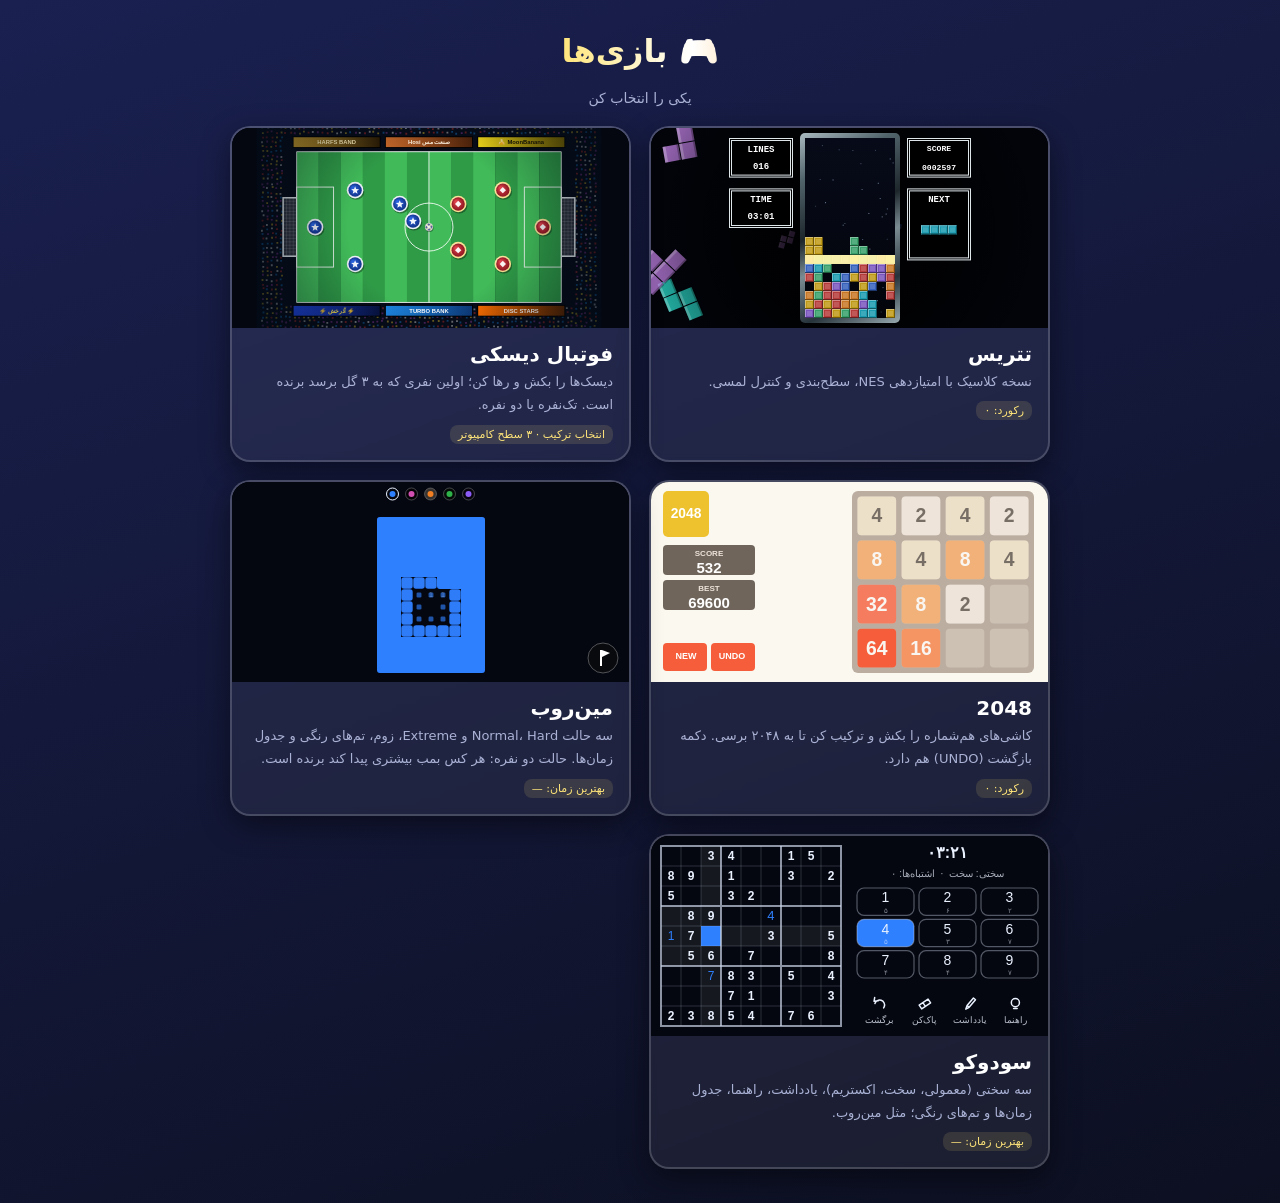
<file: index.html>
<!DOCTYPE html>
<html lang="fa" dir="rtl">
<head>
<meta charset="UTF-8">
<meta name="viewport" content="width=device-width, initial-scale=1, viewport-fit=cover">
<meta name="theme-color" content="#0f1220">
<title>بازی‌ها</title>
<style>
*{box-sizing:border-box;-webkit-tap-highlight-color:transparent}
html,body{min-height:100%;margin:0}
body{background:linear-gradient(160deg,#1a2050,#0b0e1c 55%,#10241c);background-size:200% 200%;animation:bgMove 16s ease-in-out infinite alternate,pageIn .5s;
  color:#fff;font-family:Tahoma,system-ui,sans-serif;display:flex;flex-direction:column;align-items:center;
  padding:max(26px,env(safe-area-inset-top)) 16px 34px;gap:20px;min-height:100vh;overflow-x:hidden}
body.leaving{animation:out .26s forwards}
#fx{position:fixed;inset:0;pointer-events:none;overflow:hidden;z-index:0}
.sym{position:absolute;bottom:-70px;opacity:0;fill:none;stroke:currentColor;stroke-width:2.4;stroke-linecap:round;stroke-linejoin:round;filter:drop-shadow(0 0 6px currentColor);animation:floatSym linear infinite}
@keyframes floatSym{0%{opacity:0;transform:translate(0,0) rotate(0)}10%{opacity:.65}50%{transform:translate(var(--dx),-60vh) rotate(180deg)}90%{opacity:.5}100%{opacity:0;transform:translate(0,-118vh) rotate(360deg)}}
.fl{position:absolute;bottom:-60px;opacity:0;animation:floatUp linear infinite}
h1,p.sub,.grid{position:relative;z-index:1}
h1{margin:6px 0 0;font-size:32px;background:linear-gradient(90deg,#ffe57a,#fff,#ffb347,#ffe57a);background-size:250% 100%;-webkit-background-clip:text;background-clip:text;
  color:transparent;animation:shimmer 4s linear infinite,drop .8s cubic-bezier(.2,1.6,.4,1)}
p.sub{margin:0;color:#aab2d5;font-size:14px;animation:fadeUp .6s .2s backwards}
.grid{display:grid;grid-template-columns:1fr;gap:18px;width:100%;max-width:920px}
@media (min-width:640px){.grid{grid-template-columns:1fr 1fr}}
@media (min-width:960px){.grid{grid-template-columns:repeat(2,1fr);max-width:820px}}
a.card{display:block;text-decoration:none;color:inherit;border-radius:20px;overflow:hidden;border:2px solid rgba(255,255,255,.18);
  background:rgba(255,255,255,.06);backdrop-filter:blur(4px);box-shadow:0 10px 30px rgba(0,0,0,.45);
  animation:cardIn .7s cubic-bezier(.2,1.2,.4,1) backwards;transition:transform .2s,border-color .2s,box-shadow .2s}
a.card:nth-child(1){animation-delay:.25s}a.card:nth-child(2){animation-delay:.4s}a.card:nth-child(3){animation-delay:.55s}a.card:nth-child(4){animation-delay:.7s}a.card:nth-child(5){animation-delay:.85s}
@media (hover:hover){a.card:hover{transform:translateY(-8px) scale(1.02);border-color:#ffe57a;box-shadow:0 18px 40px rgba(0,0,0,.55),0 0 24px rgba(255,229,122,.25)}}
a.card:active{transform:scale(.96);border-color:#ffe57a}
.thumb{height:200px;background:#000;position:relative;overflow:hidden;transition:transform .4s}
a.card:hover .thumb{transform:scale(1.06)}
.thumb canvas{position:absolute;inset:0;width:100%;height:100%;display:block}
.t1{background:radial-gradient(circle at 50% 120%,#1b2250,#000)}
.t2{background:repeating-linear-gradient(90deg,#2f8a3b 0 12.5%,#369a43 12.5% 25%)}
.t3{background:#faf8ef}
.info{padding:14px 16px 16px}
.info h2{margin:0 0 4px;font-size:20px}
.info p{margin:0;color:#aab2d5;font-size:13px;line-height:1.8}
.badge{display:inline-block;margin-top:8px;font-size:11px;color:#ffe57a;background:rgba(255,229,122,.12);border-radius:8px;padding:3px 8px}
.blk{position:absolute;width:26px;height:26px;border:3px solid rgba(255,255,255,.25);border-radius:3px;animation:fall 2.8s ease-in infinite backwards}
.disc{position:absolute;width:38px;height:38px;border-radius:50%;border:4px solid #e8edf5;box-shadow:0 4px 6px rgba(0,0,0,.4);animation:bob 2.2s ease-in-out infinite alternate}
.ball{position:absolute;left:calc(50% - 9px);top:76px;width:18px;height:18px;border-radius:50%;background:#fff;box-shadow:0 3px 4px rgba(0,0,0,.4);animation:roll 2.4s ease-in-out infinite alternate}
.t4{background:#04070f}
.ms{position:absolute;width:30px;height:30px;border-radius:6px;background:#2f80ff;animation:msPulse 2.6s ease-in-out infinite}
.msn{position:absolute;width:30px;height:30px;display:flex;align-items:center;justify-content:center;font:300 18px Arial;color:#eaf1ff}
.mt{position:absolute;width:44px;height:44px;border-radius:6px;display:flex;align-items:center;justify-content:center;font:800 20px Arial;color:#776e65;animation:pulse 2.4s ease-in-out infinite}
@keyframes pageIn{from{opacity:0}to{opacity:1}}
@keyframes out{to{opacity:0;transform:scale(.96)}}
@keyframes bgMove{from{background-position:0 0}to{background-position:100% 100%}}
@keyframes shimmer{to{background-position:-250% 0}}
@keyframes drop{from{opacity:0;transform:translateY(-40px) scale(.7)}to{opacity:1;transform:none}}
@keyframes fadeUp{from{opacity:0;transform:translateY(16px)}to{opacity:1;transform:none}}
@keyframes cardIn{from{opacity:0;transform:translateY(50px) scale(.88)}to{opacity:1;transform:none}}
@keyframes floatUp{0%{opacity:0;transform:translateY(0) rotate(0)}12%{opacity:.28}85%{opacity:.2}100%{opacity:0;transform:translateY(-115vh) rotate(300deg)}}
@keyframes fall{0%{opacity:0;transform:translateY(-70px)}25%{opacity:1}60%,100%{opacity:1;transform:none}}
@keyframes bob{to{transform:translateY(-9px)}}
@keyframes roll{from{transform:translateX(-44px) rotate(0)}to{transform:translateX(44px) rotate(540deg)}}
@keyframes msPulse{0%,100%{transform:scale(1);opacity:1}50%{transform:scale(.55);opacity:.55}}
@keyframes pulse{0%,100%{transform:scale(1)}50%{transform:scale(1.14)}}
@media (prefers-reduced-motion:reduce){*{animation-duration:.01ms!important;animation-iteration-count:1!important}}
</style>
</head>
<body>
<div id="fx"></div>
<h1>🎮 بازی‌ها</h1>
<p class="sub">یکی را انتخاب کن</p>
<div class="grid">
  <a class="card" href="tetris/">
    <div class="thumb"><canvas data-p="tetris"></canvas></div>
    <div class="info"><h2>تتریس</h2><p>نسخه کلاسیک با امتیازدهی NES، سطح‌بندی و کنترل لمسی.</p><span class="badge" id="tbest">رکورد: ۰</span></div>
  </a>
  <a class="card" href="soccer/">
    <div class="thumb"><canvas data-p="soccer"></canvas></div>
    <div class="info"><h2>فوتبال دیسکی</h2><p>دیسک‌ها را بکش و رها کن؛ اولین نفری که به ۳ گل برسد برنده است. تک‌نفره یا دو نفره.</p><span class="badge">انتخاب ترکیب · ۳ سطح کامپیوتر</span></div>
  </a>
  <a class="card" href="2048/">
    <div class="thumb"><canvas data-p="g2048"></canvas></div>
    <div class="info"><h2>2048</h2><p>کاشی‌های هم‌شماره را بکش و ترکیب کن تا به ۲۰۴۸ برسی. دکمه بازگشت (UNDO) هم دارد.</p><span class="badge" id="b2048">رکورد: ۰</span></div>
  </a>
  <a class="card" href="minesweeper/">
    <div class="thumb"><canvas data-p="mines"></canvas></div>
    <div class="info"><h2>مین‌روب</h2><p>سه حالت Normal، Hard و Extreme، زوم، تم‌های رنگی و جدول زمان‌ها. حالت دو نفره: هر کس بمب بیشتری پیدا کند برنده است.</p><span class="badge" id="bms">بهترین زمان: —</span></div>
  </a>
  <a class="card" href="sudoku/">
    <div class="thumb"><canvas data-p="sudoku"></canvas></div>
    <div class="info"><h2>سودوکو</h2><p>سه سختی (معمولی، سخت، اکستریم)، یادداشت، راهنما، جدول زمان‌ها و تم‌های رنگی؛ مثل مین‌روب.</p><span class="badge" id="bsd">بهترین زمان: —</span></div>
  </a>
</div>
<script src="previews.js?v=1793263685"></script>
<script>
const BUILD='1793263685';
try{
  const t=+localStorage.getItem('tetris-best-v2')||0, g=+localStorage.getItem('g2048-best')||0;
  if(t)document.getElementById('tbest').textContent='رکورد: '+t.toLocaleString('fa-IR');
  if(g)document.getElementById('b2048').textContent='رکورد: '+g.toLocaleString('fa-IR');
  const sdr=JSON.parse(localStorage.getItem('sd-records')||'[]').filter(r=>r.d===0).map(r=>r.t); if(sdr.length){const s2=Math.floor(Math.min(...sdr)/1000);document.getElementById('bsd').textContent='بهترین زمان (معمولی): '+Math.floor(s2/60)+':'+String(s2%60).padStart(2,'0');}
  const rc=JSON.parse(localStorage.getItem('ms-records')||'[]').filter(r=>r.d===0).map(r=>r.t); if(rc.length){const s=Math.floor(Math.min(...rc)/1000);document.getElementById('bms').textContent='بهترین زمان (Normal): '+Math.floor(s/60)+':'+String(s%60).padStart(2,'0');}
}catch(e){}
// floating PlayStation symbols (triangle / circle / cross / square), each in its own colour
const fx=document.getElementById('fx');
const SYM=[
  ['#3ddc97','<path d="M12 3.5 21 19.5H3z"/>'],
  ['#ff4d5e','<circle cx="12" cy="12" r="8.5"/>'],
  ['#4aa3ff','<path d="M5 5l14 14M19 5L5 19"/>'],
  ['#ff6ec7','<rect x="4" y="4" width="16" height="16" rx="1.2"/>']
];
for(let i=0;i<26;i++){
  const [col,path]=SYM[i%4], s=24+Math.random()*30, e=document.createElementNS('http://www.w3.org/2000/svg','svg');
  e.setAttribute('viewBox','0 0 24 24'); e.setAttribute('class','sym'); e.innerHTML=path;
  e.style.cssText=`left:${Math.random()*96}%;width:${s}px;height:${s}px;color:${col};--dx:${(Math.random()-.5)*90}px;animation-duration:${13+Math.random()*15}s;animation-delay:${-Math.random()*24}s`;
  fx.appendChild(e);
}
// page leave transition
document.querySelectorAll('a.card').forEach(a=>a.addEventListener('click',e=>{
  if(e.metaKey||e.ctrlKey)return; e.preventDefault(); document.body.classList.add('leaving'); setTimeout(()=>location.href=a.href+(a.href.includes('?')?'&':'?')+'v='+BUILD,260);
}));
window.addEventListener('pageshow',()=>document.body.classList.remove('leaving'));
</script>
</body>
</html>
</file>
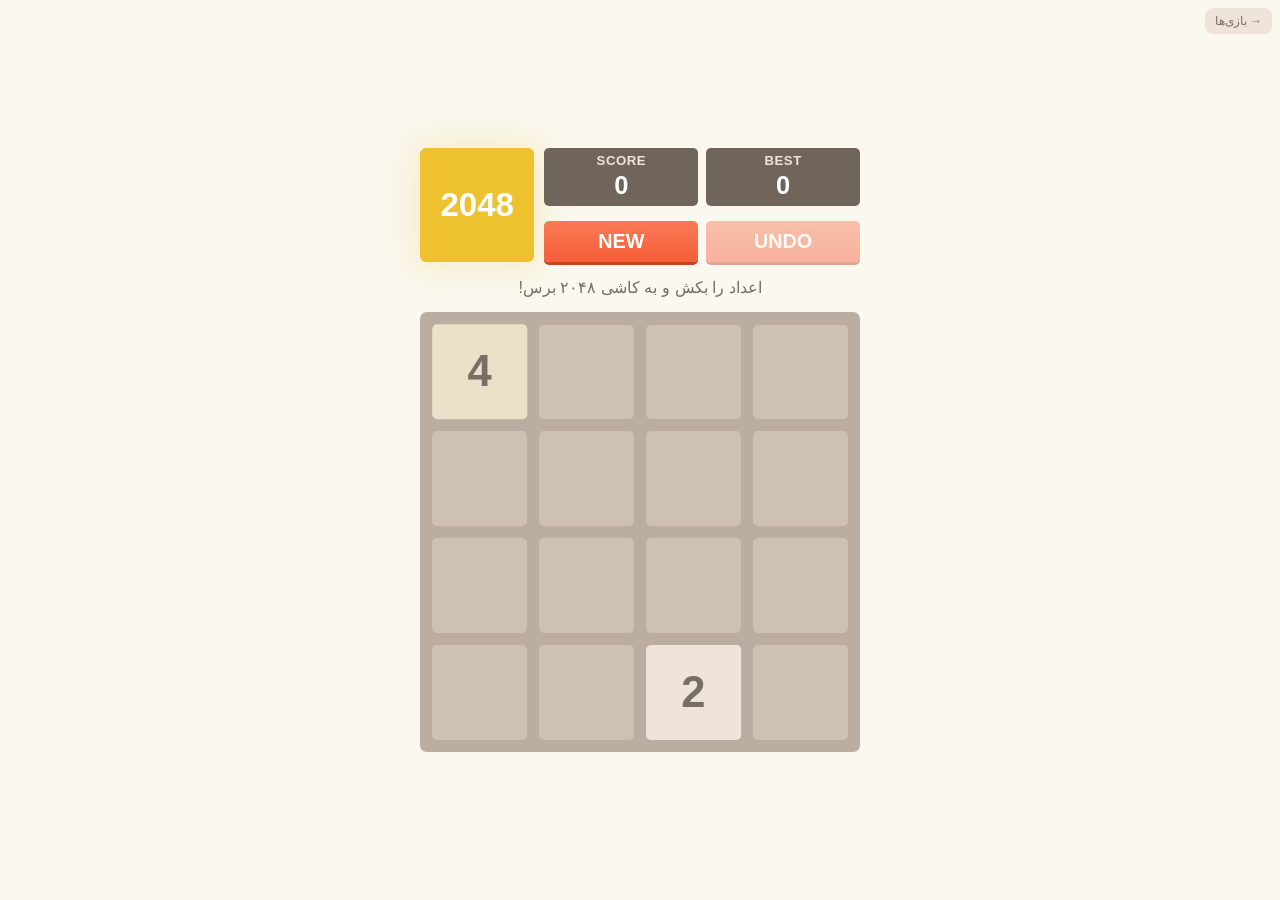
<file: 2048/index.html>
<!DOCTYPE html>
<html lang="fa" dir="ltr">
<head>
<meta charset="UTF-8">
<meta name="viewport" content="width=device-width, initial-scale=1, maximum-scale=1, user-scalable=no, viewport-fit=cover">
<meta name="theme-color" content="#faf8ef">
<title>2048</title>
<style>
:root{--w:max(240px,min(92vw,440px,calc(100vh - 270px)));--g:calc(var(--w)*.028);--cell:calc((var(--w) - var(--g)*5)/4)}
@supports (height:100dvh){:root{--w:max(240px,min(92vw,440px,calc(100dvh - 270px)))}}
*{box-sizing:border-box;-webkit-tap-highlight-color:transparent;-webkit-touch-callout:none}
html,body{height:100%;margin:0;background:#faf8ef;color:#776e65;overflow:hidden;overscroll-behavior:none;touch-action:none;
  user-select:none;-webkit-user-select:none;font-family:"Clear Sans","Helvetica Neue",Arial,Tahoma,sans-serif}
body{display:flex;justify-content:center;align-items:center;animation:pageIn .5s}
.wrap{width:var(--w);display:flex;flex-direction:column;gap:12px}
.top{display:flex;gap:10px;align-items:stretch}
.logo{width:calc(var(--w)*.26);aspect-ratio:1;background:#edc22e;border-radius:6px;color:#fff;font-weight:800;display:flex;align-items:center;
  justify-content:center;font-size:calc(var(--w)*.075);box-shadow:0 0 30px 6px rgba(243,215,116,.35);animation:logoIn .7s cubic-bezier(.2,1.6,.4,1)}
.side{flex:1;display:flex;flex-direction:column;gap:8px;justify-content:space-between}
.boxes{display:flex;gap:8px}
.box{flex:1;position:relative;background:#6f655b;border-radius:5px;color:#fff;text-align:center;padding:6px 4px 7px;line-height:1.1}
.box span{display:block;font-size:calc(var(--w)*.03);color:#eee4da;font-weight:700;letter-spacing:.5px}
.box b{display:block;font-size:calc(var(--w)*.058);margin-top:3px}
.box b.bump{animation:bump .3s}
.box i{position:absolute;left:0;right:0;top:20px;font-style:normal;font-weight:800;color:#776e65;opacity:0;pointer-events:none;font-size:calc(var(--w)*.05)}
.box i.go{animation:plus .8s ease-out}
.btns{display:flex;gap:8px}
button{font:inherit;border:0;color:#fff;cursor:pointer}
.b{flex:1;background:linear-gradient(#f77a54,#f65e3b);border-radius:5px;font-weight:800;font-size:calc(var(--w)*.045);padding:9px 0;
  box-shadow:0 3px 0 #c8441f;transition:transform .1s,filter .2s}
.b:active{transform:translateY(3px);box-shadow:none}.b:disabled{opacity:.45}
.hint{margin:0;text-align:center;font-size:calc(var(--w)*.037);line-height:1.6;direction:rtl}
.board{position:relative;width:var(--w);height:var(--w);background:#bbada0;border-radius:7px;touch-action:none;animation:boardIn .6s .1s backwards cubic-bezier(.2,1.2,.4,1)}
.cells,.tiles{position:absolute;inset:0}
.cell{position:absolute;width:var(--cell);height:var(--cell);border-radius:5px;background:rgba(238,228,218,.35);
  left:calc(var(--g) + var(--c)*(var(--cell) + var(--g)));top:calc(var(--g) + var(--r)*(var(--cell) + var(--g)))}
.tile{position:absolute;left:0;top:0;width:var(--cell);height:var(--cell);
  transform:translate(calc(var(--g) + var(--c)*(var(--cell) + var(--g))),calc(var(--g) + var(--r)*(var(--cell) + var(--g))));transition:transform .11s ease-in-out}
.in{width:100%;height:100%;border-radius:5px;display:flex;align-items:center;justify-content:center;font-weight:800;font-size:calc(var(--cell)*.46);color:#776e65;background:#eee4da}
.in.s2{font-size:calc(var(--cell)*.38)}.in.s3{font-size:calc(var(--cell)*.3)}
.in.new{animation:appear .22s .1s backwards}.in.pop{animation:pop .22s}
.v2{background:#eee4da}.v4{background:#ede0c8}
.v8{background:#f2b179;color:#f9f6f2}.v16{background:#f59563;color:#f9f6f2}.v32{background:#f67c5f;color:#f9f6f2}.v64{background:#f65e3b;color:#f9f6f2}
.v128{background:#edcf72;color:#f9f6f2;box-shadow:0 0 22px 4px rgba(243,215,107,.35)}.v256{background:#edcc61;color:#f9f6f2;box-shadow:0 0 22px 4px rgba(243,215,107,.45)}
.v512{background:#edc850;color:#f9f6f2;box-shadow:0 0 22px 4px rgba(243,215,107,.55)}.v1024{background:#edc53f;color:#f9f6f2;box-shadow:0 0 22px 4px rgba(243,215,107,.65)}
.v2048{background:#edc22e;color:#f9f6f2;box-shadow:0 0 28px 8px rgba(243,215,107,.8);animation:glow 1.2s infinite alternate}.vbig{background:#3c3a32;color:#f9f6f2}
.ov{position:absolute;inset:0;border-radius:7px;background:rgba(238,228,218,.78);display:flex;flex-direction:column;align-items:center;justify-content:center;gap:16px;z-index:5;animation:fade .4s}
.ov.win{background:rgba(237,194,46,.55)}
.ov h2{margin:0;font-size:calc(var(--w)*.13);color:#776e65;animation:drop .5s cubic-bezier(.2,1.6,.4,1)}
.ov.win h2{color:#f9f6f2}
.ov .btns{width:70%}
.hidden{display:none!important}
a.back{position:fixed;top:max(8px,env(safe-area-inset-top));right:8px;z-index:30;font-size:12px;color:#776e65;text-decoration:none;background:#eee4da;border-radius:8px;padding:6px 10px}
.top,.hint,.btns{animation:fadeUp .5s backwards}.hint{animation-delay:.15s}
@keyframes pageIn{from{opacity:0}to{opacity:1}}
@keyframes fadeUp{from{opacity:0;transform:translateY(18px)}to{opacity:1;transform:none}}
@keyframes fade{from{opacity:0}to{opacity:1}}
@keyframes logoIn{from{transform:scale(.3) rotate(-25deg);opacity:0}to{transform:none;opacity:1}}
@keyframes boardIn{from{transform:scale(.85);opacity:0}to{transform:none;opacity:1}}
@keyframes appear{from{transform:scale(0);opacity:0}to{transform:scale(1);opacity:1}}
@keyframes pop{0%{transform:scale(1)}50%{transform:scale(1.22)}100%{transform:scale(1)}}
@keyframes bump{50%{transform:scale(1.35)}}
@keyframes plus{0%{opacity:1;transform:translateY(0)}100%{opacity:0;transform:translateY(-34px)}}
@keyframes drop{from{opacity:0;transform:translateY(-30px) scale(.7)}to{opacity:1;transform:none}}
@keyframes glow{from{box-shadow:0 0 20px 4px rgba(243,215,107,.5)}to{box-shadow:0 0 36px 12px rgba(243,215,107,.9)}}
@media (prefers-reduced-motion:reduce){*{animation-duration:.01ms!important;transition-duration:.01ms!important}}
</style>
</head>
<body>
<a class="back" href="../">بازی‌ها →</a>
<div class="wrap">
  <div class="top">
    <div class="logo">2048</div>
    <div class="side">
      <div class="boxes">
        <div class="box"><span>SCORE</span><b id="score">0</b><i id="plus"></i></div>
        <div class="box"><span>BEST</span><b id="best">0</b></div>
      </div>
      <div class="btns"><button class="b" id="bNew">NEW</button><button class="b" id="bUndo">UNDO</button></div>
    </div>
  </div>
  <p class="hint">اعداد را بکش و به کاشی ۲۰۴۸ برس!</p>
  <div class="board" id="board">
    <div class="cells" id="cells"></div>
    <div class="tiles" id="tiles"></div>
    <div class="ov hidden" id="ov"><h2 id="ovT"></h2><div class="btns"><button class="b" id="ovA"></button><button class="b" id="ovB"></button></div></div>
  </div>
</div>
<script>
(() => {
'use strict';
const $ = id => document.getElementById(id);
const N = 4;
let grid, score = 0, best = +(localStorage.getItem('g2048-best') || 0), hist = [], won = false, keep = false, busy = false, over = false;
const tilesEl = $('tiles');

for (let r = 0; r < N; r++) for (let c = 0; c < N; c++) {
  const d = document.createElement('div'); d.className = 'cell'; d.style.setProperty('--r', r); d.style.setProperty('--c', c); $('cells').appendChild(d);
}
function paint(t) {
  t.inn.textContent = t.v;
  t.inn.className = 'in v' + (t.v > 2048 ? 'big' : t.v) + (t.v >= 1024 ? ' s3' : t.v >= 128 ? ' s2' : '');
}
function place(t) { t.el.style.setProperty('--r', t.r); t.el.style.setProperty('--c', t.c); }
function makeTile(r, c, v, anim) {
  const el = document.createElement('div'); el.className = 'tile';
  const inn = document.createElement('div'); el.appendChild(inn); tilesEl.appendChild(el);
  const t = { r, c, v, el, inn }; place(t); paint(t); if (anim) inn.classList.add('new'); return t;
}
function setScore(s, add) {
  score = s; $('score').textContent = score;
  const b = $('score'); b.classList.remove('bump'); void b.offsetWidth; b.classList.add('bump');
  if (add) { const p = $('plus'); p.textContent = '+' + add; p.classList.remove('go'); void p.offsetWidth; p.classList.add('go'); }
  if (score > best) { best = score; localStorage.setItem('g2048-best', best); }
  $('best').textContent = best;
}
function save() { try { localStorage.setItem('g2048-state', JSON.stringify({ cells: grid.map(r => r.map(t => t ? t.v : 0)), score, won, keep })); } catch (e) {} }
function load(cells, sc, anim) {
  tilesEl.innerHTML = ''; grid = Array.from({ length: N }, () => Array(N).fill(null));
  cells.forEach((row, r) => row.forEach((v, c) => { if (v) grid[r][c] = makeTile(r, c, v, anim); }));
  score = sc; $('score').textContent = score; $('best').textContent = best;
}
function spawn() {
  const empty = []; for (let r = 0; r < N; r++) for (let c = 0; c < N; c++) if (!grid[r][c]) empty.push([r, c]);
  if (!empty.length) return;
  const [r, c] = empty[Math.floor(Math.random() * empty.length)];
  grid[r][c] = makeTile(r, c, Math.random() < .9 ? 2 : 4, true);
}
const canMove = () => {
  for (let r = 0; r < N; r++) for (let c = 0; c < N; c++) {
    if (!grid[r][c]) return true;
    if (c + 1 < N && grid[r][c + 1] && grid[r][c + 1].v === grid[r][c].v) return true;
    if (r + 1 < N && grid[r + 1][c] && grid[r + 1][c].v === grid[r][c].v) return true;
  } return false;
};
function newGame() {
  hist = []; won = false; keep = false; over = false; $('ov').classList.add('hidden');
  load(Array.from({ length: N }, () => Array(N).fill(0)), 0, false);
  spawn(); spawn(); setScore(0); $('score').classList.remove('bump'); save(); $('bUndo').disabled = true;
}
function move(dir) {                      // 0 up, 1 right, 2 down, 3 left
  if (busy || over || !$('ov').classList.contains('hidden')) return;
  const snap = { cells: grid.map(r => r.map(t => t ? t.v : 0)), score };
  const horiz = dir === 1 || dir === 3, rev = dir === 1 || dir === 2;
  let moved = false, gained = 0; const mergers = [];
  const next = Array.from({ length: N }, () => Array(N).fill(null));
  for (let k = 0; k < N; k++) {
    // collect line tiles ordered towards the destination edge
    const idx = [...Array(N).keys()]; if (rev) idx.reverse();
    const line = idx.map(i => horiz ? grid[k][i] : grid[i][k]).filter(Boolean);
    let p = 0;
    for (let i = 0; i < line.length; i++) {
      const t = line[i], n2 = line[i + 1], pos = idx[p];
      const nr = horiz ? k : pos, nc = horiz ? pos : k;
      if (n2 && n2.v === t.v) {          // merge t and n2 into t
        n2.r = nr; n2.c = nc; mergers.push([t, n2]); t.v *= 2; gained += t.v; i++;
      }
      if (t.r !== nr || t.c !== nc) moved = true;
      t.r = nr; t.c = nc; next[nr][nc] = t; p++;
    }
  }
  if (mergers.length) moved = true;
  if (!moved) { return; }
  grid = next; hist.push(snap); if (hist.length > 30) hist.shift();
  busy = true;
  for (let r = 0; r < N; r++) for (let c = 0; c < N; c++) if (grid[r][c]) place(grid[r][c]);
  mergers.forEach(([, b]) => place(b));
  setTimeout(() => {
    mergers.forEach(([a, b]) => { paint(a); a.inn.classList.add('pop'); b.el.remove(); });
    busy = false;
  }, 115);
  if (gained) setScore(score + gained, gained);
  spawn(); $('bUndo').disabled = false; save();
  if (!won && !keep && mergers.some(([a]) => a.v === 2048)) { won = true; setTimeout(() => showOv('You win!', 'Keep going', 'Try again', true), 450); }
  else if (!canMove()) { over = true; setTimeout(() => showOv('Game over!', 'Try again', null, false), 500); }
}
function showOv(title, a, b, win) {
  $('ov').className = 'ov' + (win ? ' win' : ''); $('ovT').textContent = title;
  const A = $('ovA'), Bb = $('ovB'); A.textContent = a; A.onclick = win ? () => { keep = true; $('ov').classList.add('hidden'); save(); } : newGame;
  if (b) { Bb.classList.remove('hidden'); Bb.textContent = b; Bb.onclick = newGame; } else Bb.classList.add('hidden');
}
function undo() {
  if (!hist.length || busy) return;
  const s = hist.pop(); over = false; $('ov').classList.add('hidden');
  load(s.cells, s.score, false); $('bUndo').disabled = !hist.length; save();
}

$('bNew').onclick = newGame; $('bUndo').onclick = undo;
document.addEventListener('keydown', e => {
  const m = { ArrowUp: 0, ArrowRight: 1, ArrowDown: 2, ArrowLeft: 3, w: 0, d: 1, s: 2, a: 3, W: 0, D: 1, S: 2, A: 3 }[e.key];
  if (m !== undefined) { e.preventDefault(); move(m); } else if (e.key === 'z' || e.key === 'Z') undo();
});
let sx = 0, sy = 0, sid = null;
document.addEventListener('pointerdown', e => { if (e.target.closest('button,a')) return; sx = e.clientX; sy = e.clientY; sid = e.pointerId; });
document.addEventListener('pointerup', e => {
  if (e.pointerId !== sid) return; sid = null;
  const dx = e.clientX - sx, dy = e.clientY - sy;
  if (Math.max(Math.abs(dx), Math.abs(dy)) < 24) return;
  move(Math.abs(dx) > Math.abs(dy) ? (dx > 0 ? 1 : 3) : (dy > 0 ? 2 : 0));
});
document.addEventListener('touchmove', e => e.preventDefault(), { passive: false });

try {
  const st = JSON.parse(localStorage.getItem('g2048-state') || 'null');
  if (st && st.cells) { load(st.cells, st.score, false); won = !!st.won; keep = !!st.keep; $('bUndo').disabled = true; if (!canMove()) newGame(); }
  else newGame();
} catch (e) { newGame(); }
$('best').textContent = best;
window.__g = { move, newGame, total: () => grid.flat().reduce((s, t) => s + (t ? t.v : 0), 0), grid: () => grid.map(r => r.map(t => t ? t.v : 0)), score: () => score, undo, set: (c) => { load(c, 0, false); hist = []; over = false; won = false; keep = false; } };
})();
</script>
</body>
</html>
</file>
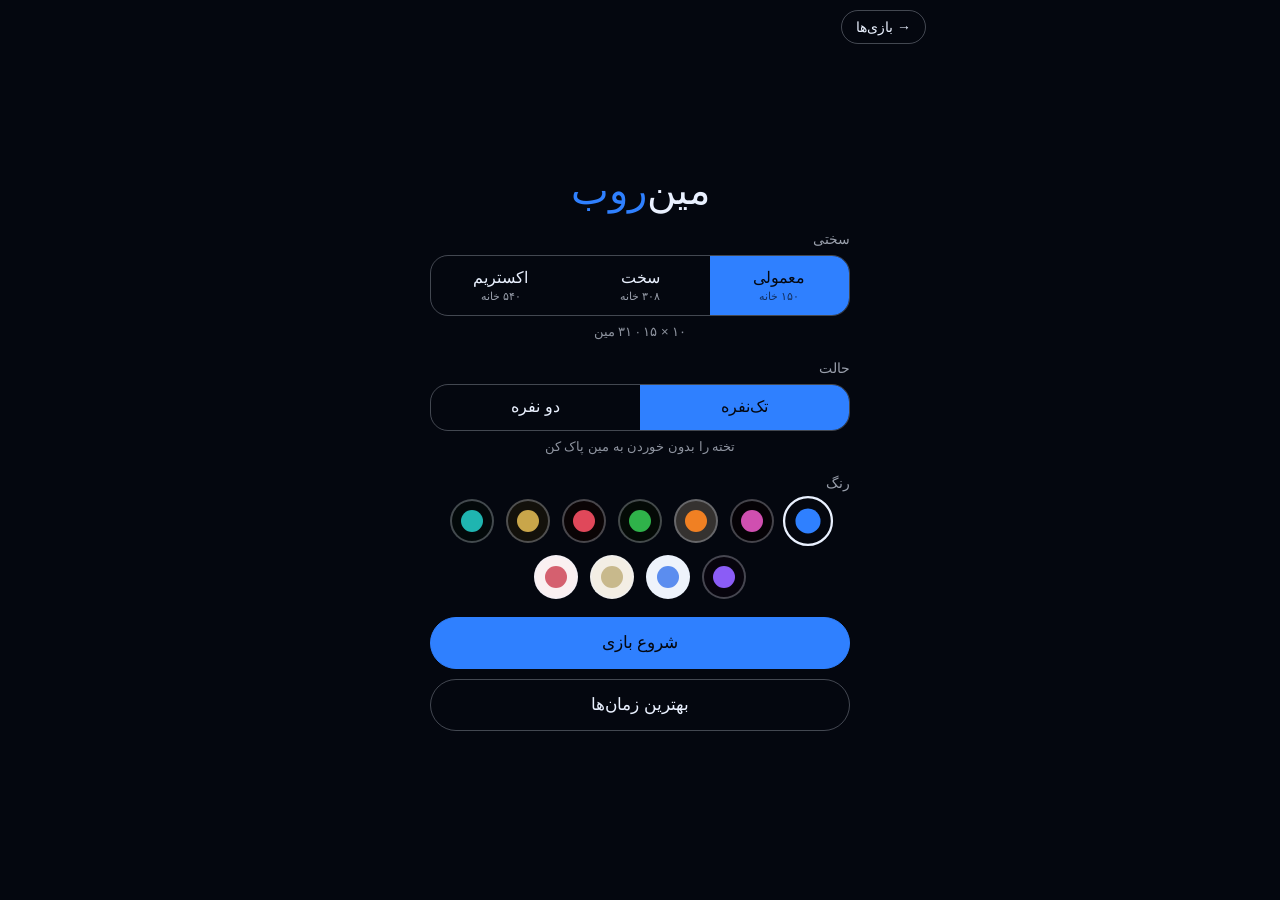
<file: minesweeper/index.html>
<!DOCTYPE html>
<html lang="fa" dir="rtl">
<head>
<meta charset="UTF-8">
<meta name="viewport" content="width=device-width, initial-scale=1, maximum-scale=1, user-scalable=no, viewport-fit=cover">
<meta name="theme-color" id="tc" content="#04070f">
<title>مین‌روب</title>
<style>
:root{--bg:#04070f;--tile:#2f80ff;--fg:#eaf1ff;--line:rgba(234,241,255,.28)}
*{box-sizing:border-box;-webkit-tap-highlight-color:transparent;-webkit-touch-callout:none}
html,body{height:100%;margin:0;overflow:hidden;overscroll-behavior:none;touch-action:none;user-select:none;-webkit-user-select:none;
  background:var(--bg);color:var(--fg);font-family:Vazirmatn,Tahoma,Roboto,"Segoe UI",Arial,sans-serif;font-weight:400;transition:background .4s,color .4s}
.screen{position:fixed;inset:0;display:flex;flex-direction:column;max-width:600px;margin:0 auto;padding:max(8px,env(safe-area-inset-top)) 14px max(10px,env(safe-area-inset-bottom));animation:pageIn .45s}
.hidden{display:none!important}
button{font:inherit;color:inherit;cursor:pointer}
.ico{width:44px;height:44px;border-radius:50%;border:0;background:transparent;color:var(--fg);display:flex;align-items:center;justify-content:center;text-decoration:none;transition:background .2s,transform .15s}
.ico:active{transform:scale(.88);background:var(--line)}
.ico svg{width:24px;height:24px;fill:none;stroke:currentColor;stroke-width:2;stroke-linecap:round;stroke-linejoin:round}
.pill{height:52px;border-radius:40px;border:1.5px solid var(--line);background:transparent;color:var(--fg);font-size:17px;font-weight:400;transition:background .2s,transform .12s;padding:0 22px}
.pill:active{transform:scale(.97);background:var(--line)}
.pill.primary{background:var(--tile);color:var(--bg);border-color:var(--tile);font-weight:500}
/* ---- menu ---- */
#menu{overflow-y:auto;touch-action:pan-y}
.wrap{margin:auto;width:100%;max-width:420px;display:flex;flex-direction:column;gap:18px;padding:14px 0}
.wrap h1{margin:0;text-align:center;font-size:40px;font-weight:300;animation:drop .6s cubic-bezier(.2,1.5,.4,1)}
.wrap h1 b{color:var(--tile);font-weight:400}
.grp{display:flex;flex-direction:column;gap:8px;animation:fadeUp .5s backwards}
.grp:nth-child(2){animation-delay:.08s}.grp:nth-child(3){animation-delay:.16s}.grp:nth-child(4){animation-delay:.24s}
.grp label{font-size:14px;opacity:.65}
.seg{display:flex;border:1.5px solid var(--line);border-radius:18px;overflow:hidden}
.seg button{flex:1;border:0;background:transparent;padding:12px 4px;font-size:16px;transition:background .25s,color .25s;line-height:1.3}
.seg button small{display:block;font-size:11px;opacity:.65}
.seg button.on{background:var(--tile);color:var(--bg);font-weight:500}
.note{font-size:13px;opacity:.6;text-align:center;min-height:18px}
.colors{display:flex;flex-wrap:wrap;gap:12px;justify-content:center}
.dot{width:44px;height:44px;border-radius:50%;border:2px solid var(--line);position:relative;padding:0;transition:transform .2s;animation:dotIn .35s backwards}
.dot::after{content:"";position:absolute;inset:9px;border-radius:50%;background:var(--c)}
.dot.sel{border-color:var(--fg);transform:scale(1.14)}
.dot:active{transform:scale(.88)}
.btns{display:flex;flex-direction:column;gap:10px;animation:fadeUp .5s .32s backwards}
.topback{position:absolute;top:max(10px,env(safe-area-inset-top));right:14px;z-index:5;color:var(--fg);font-size:14px;text-decoration:none;border:1.5px solid var(--line);border-radius:20px;padding:8px 14px;animation:fadeUp .5s .1s backwards}
.link{text-align:center;color:var(--fg);opacity:.55;font-size:14px;text-decoration:none;padding:6px}
/* ---- records ---- */
.rhead{display:flex;align-items:center;gap:6px;height:56px;flex:0 0 auto}
.rhead h2{margin:0;font-size:22px;font-weight:300}
.chips{display:flex;gap:8px;flex:0 0 auto;margin:4px 0 12px}
.chip{flex:1;border:1.5px solid var(--line);background:transparent;border-radius:30px;padding:8px 4px;font-size:14px;transition:all .2s}
.chip.on{background:var(--tile);color:var(--bg);border-color:var(--tile);font-weight:500}
.tbl{flex:1;overflow-y:auto;touch-action:pan-y}
table{width:100%;border-collapse:collapse;font-size:15px}
th{font-size:13px;opacity:.6;font-weight:400;text-align:start;padding:6px 8px;position:sticky;top:0;background:var(--bg)}
td{padding:11px 8px;border-top:1px solid var(--line)}
td:nth-child(2){font-variant-numeric:tabular-nums}
tr.hi td{background:rgba(127,127,127,.16);color:var(--tile);font-weight:500}
.empty{text-align:center;opacity:.55;padding:40px 10px}
/* ---- game ---- */
#game header{display:flex;align-items:center;justify-content:space-between;height:52px;flex:0 0 auto}
#timer{font-size:17px;font-weight:400;direction:ltr}
.scores{direction:ltr;display:flex;justify-content:space-between;align-items:center;font-size:15px;font-weight:400;padding:0 4px 6px;flex:0 0 auto}
.scores .p{display:flex;align-items:center;gap:8px;padding:5px 14px;border-radius:30px;border:1.5px solid transparent;transition:all .25s}
.scores .p b{font-size:21px;font-weight:500}
.scores .p i{width:11px;height:11px;border-radius:50%}
.scores .p0{color:#6fb0ff}.scores .p0 i{background:#4fa0ff}.scores .p1{color:#ff7d8c}.scores .p1 i{background:#ff5c70}
.scores .p.act{border-color:currentColor;transform:scale(1.06);box-shadow:0 0 18px -4px currentColor}
main{position:relative;flex:1 1 auto;min-height:0}
canvas{position:absolute;inset:0;width:100%;height:100%;touch-action:none;display:block}
.zchip{position:absolute;top:6px;left:50%;transform:translateX(-50%);display:flex;align-items:center;gap:10px;background:rgba(0,0,0,.72);color:#fff;border-radius:30px;padding:6px 8px 6px 14px;font-size:13px;white-space:nowrap;animation:drop .35s}
.zchip button{border:0;background:rgba(255,255,255,.18);border-radius:20px;padding:5px 12px;font-size:12px}
.dock{direction:ltr;flex:0 0 76px;display:flex;justify-content:flex-end;align-items:center;gap:12px;padding-right:2px}
.fab{width:62px;height:62px;border-radius:50%;border:1.5px solid var(--line);background:rgba(10,10,14,.85);color:#fff;display:flex;align-items:center;justify-content:center;
  transition:background .25s,transform .15s,color .25s,box-shadow .25s;box-shadow:0 4px 14px rgba(0,0,0,.35)}
.fab svg{width:28px;height:28px;fill:currentColor}
.fab svg.st{fill:none;stroke:currentColor;stroke-width:2.2;stroke-linecap:round}
.fab:active{transform:scale(.9)}
.fab.on{background:var(--tile);color:var(--bg);box-shadow:0 0 22px -2px var(--tile)}
.ov{position:absolute;inset:0;z-index:20;display:flex;align-items:center;justify-content:center;background:rgba(0,0,0,.55);backdrop-filter:blur(4px);animation:fade .3s}
.ov.light{background:rgba(255,255,255,.6)}
.card{width:min(90%,380px);max-height:90%;overflow:auto;background:var(--bg);border:1.5px solid var(--line);border-radius:26px;padding:24px 20px 18px;text-align:center;display:flex;flex-direction:column;gap:12px;
  box-shadow:0 20px 60px rgba(0,0,0,.5);animation:pop .45s cubic-bezier(.2,1.5,.4,1)}
.card h2{margin:0;font-size:28px;font-weight:600;color:var(--tile)}
.card p{margin:0;font-size:15px;opacity:.85;line-height:1.7;white-space:pre-line}
.card table{font-size:14px}.card td{padding:8px}
@keyframes pageIn{from{opacity:0;transform:translateY(10px)}to{opacity:1;transform:none}}
@keyframes fade{from{opacity:0}to{opacity:1}}
@keyframes pop{from{opacity:0;transform:scale(.7) translateY(20px)}to{opacity:1;transform:none}}
@keyframes drop{from{opacity:0;transform:translateY(-24px) scale(.85)}to{opacity:1;transform:none}}
@keyframes fadeUp{from{opacity:0;transform:translateY(18px)}to{opacity:1;transform:none}}
@keyframes dotIn{from{opacity:0;transform:scale(.3)}to{opacity:1;transform:none}}
@media (prefers-reduced-motion:reduce){*{animation-duration:.01ms!important;transition-duration:.01ms!important}}
</style>
</head>
<body>

<section class="screen" id="menu">
  <a class="topback" href="../">→ بازی‌ها</a>
  <div class="wrap">
    <h1>مین‌<b>روب</b></h1>
    <div class="grp"><label>سختی</label>
      <div class="seg" id="segDiff"></div><div class="note" id="diffNote"></div></div>
    <div class="grp"><label>حالت</label>
      <div class="seg" id="segMode"><button data-v="0">تک‌نفره</button><button data-v="1">دو نفره</button></div><div class="note" id="modeNote"></div></div>
    <div class="grp"><label>رنگ</label><div class="colors" id="colors"></div></div>
    <div class="btns">
      <button class="pill primary" id="bPlay">شروع بازی</button>
      <button class="pill hidden" id="bResume">ادامه بازی</button>
      <button class="pill" id="bRec">بهترین زمان‌ها</button>
    </div>
  </div>
</section>

<section class="screen hidden" id="rec">
  <div class="rhead"><button class="ico" id="rBack" aria-label="Back"><svg viewBox="0 0 24 24"><path d="M4 12h15M13 5l7 7-7 7"/></svg></button><h2>بهترین زمان‌ها</h2></div>
  <div class="chips" id="rChips"></div>
  <div class="tbl" id="rTable"></div>
  <div class="btns" style="padding-top:10px"><button class="pill" id="rClear">پاک کردن همه زمان‌ها</button></div>
</section>

<section class="screen hidden" id="game">
  <header>
    <button class="ico" id="gBack" aria-label="Menu"><svg viewBox="0 0 24 24"><path d="M4 12h15M13 5l7 7-7 7"/></svg></button>
    <div id="timer">۰۰:۰۰</div>
    <button class="ico" id="gRestart" aria-label="Restart"><svg viewBox="0 0 24 24"><path d="M20 12a8 8 0 1 1-2.5-5.8M20 4v5h-5"/></svg></button>
  </header>
  <div class="scores hidden" id="scores">
    <div class="p p0" id="sc0"><i></i>بازیکن ۱ <b id="v0">۰</b></div>
    <div class="p p1" id="sc1">بازیکن ۲ <b id="v1">۰</b><i></i></div>
  </div>
  <main id="stage">
    <canvas id="cv"></canvas>
    <div class="zchip hidden" id="zchip">زوم: بکش · دو انگشتی · دوبار ضربه <button id="zReset">ریست</button></div>
  </main>
  <div class="dock">
    <button class="fab" id="fabZoom" aria-label="Zoom mode"><svg class="st" viewBox="0 0 24 24"><circle cx="10.5" cy="10.5" r="6.5"/><path d="M15.5 15.5L21 21M10.5 7.5v6M7.5 10.5h6"/></svg></button>
    <button class="fab" id="fab" aria-label="Flag mode"><svg viewBox="0 0 24 24"><path d="M6 3h2v18H6zM9 4l10 4.2L9 12.4z"/></svg></button>
  </div>
  <div class="ov hidden" id="ov"><div class="card"><h2 id="ovT"></h2><p id="ovP"></p><div id="ovTable"></div>
    <button class="pill primary" id="ovA">بازی دوباره</button><button class="pill" id="ovB">دیدن تخته</button><button class="pill" id="ovC">منو</button></div></div>
</section>

<script>
(() => {
'use strict';
const $ = id => document.getElementById(id);

/* ================= data ================= */
const THEMES = [
  { n: 'آبی',   bg: '#04070f', tile: '#2f80ff', fg: '#eaf1ff' },
  { n: 'صورتی',   bg: '#050206', tile: '#d04fb0', fg: '#ffffff' },
  { n: 'نارنجی', bg: '#353230', tile: '#f08023', fg: '#ffffff' },
  { n: 'سبز',  bg: '#040a06', tile: '#2fb24a', fg: '#ecfff0' },
  { n: 'قرمز',    bg: '#0a0405', tile: '#e0485a', fg: '#fff0f1' },
  { n: 'طلایی',   bg: '#13110b', tile: '#c9a64a', fg: '#fff6dc' },
  { n: 'فیروزه‌ای',   bg: '#03090a', tile: '#1fb5b0', fg: '#e8ffff' },
  { n: 'بنفش', bg: '#07040d', tile: '#8b5cf6', fg: '#f3edff' },
  { n: 'آسمانی',    bg: '#eef3fb', tile: '#5b8def', fg: '#1d2a44', light: 1 },
  { n: 'شنی',   bg: '#f3eee4', tile: '#c8b98c', fg: '#3a352c', light: 1 },
  { n: 'رزی',   bg: '#faf0f1', tile: '#d5606f', fg: '#43202a', light: 1 }
];
// odd mine counts so a 2-player game can never end in a tie
const DIFFS = [
  { n: 'معمولی',  c: 10, r: 15, m: 31 },
  { n: 'سخت',    c: 14, r: 22, m: 69 },
  { n: 'اکستریم', c: 18, r: 30, m: 125 }
];
const P_COL = ['#4fa0ff', '#ff5c70'];
const ld = (k, d) => { const v = +localStorage.getItem(k); return Number.isFinite(v) && localStorage.getItem(k) !== null ? v : d; };
let ti = ld('ms-theme', 0); if (ti < 0 || ti >= THEMES.length) ti = 0;
let di = ld('ms-diff', 0); if (di < 0 || di >= DIFFS.length) di = 0;
let mi = ld('ms-mode', 0); if (mi !== 0 && mi !== 1) mi = 0;
let recs = []; try { recs = JSON.parse(localStorage.getItem('ms-records') || '[]') || []; } catch (e) { recs = []; }
const saveRecs = () => localStorage.setItem('ms-records', JSON.stringify(recs.slice(-200)));

/* ================= state ================= */
let C = 10, R = 15, M = 31, N = 150;
let mine, adj, rev, flag, owner, revT, flagT;
let started = false, over = false, won = false, flagMode = false, zoomMode = false;
let revCount = 0, flagCount = 0, found = 0, turn = 0, score = [0, 0];
let boom = -1, boomT = 0, now = performance.now();
let acc = 0, runAt = 0, lastRec = 0;
const view = { z: 1, px: 0, py: 0 };
const DUR = 300;
const twoP = () => mi === 1;
const vib = ms => { try { navigator.vibrate && navigator.vibrate(ms); } catch (e) {} };
const elapsedNow = () => acc + (runAt ? performance.now() - runAt : 0);
const startTimer = () => { if (!runAt) runAt = performance.now(); };
const pauseTimer = () => { if (runAt) { acc += performance.now() - runAt; runAt = 0; } };
const fa = v => String(v).replace(/\d/g, d => '۰۱۲۳۴۵۶۷۸۹'[d]);
const fmt = ms => { const s = Math.floor(ms / 1000); return fa(Math.floor(s / 60)) + ' دقیقه و ' + fa(s % 60) + ' ثانیه'; };
const fmtS = ms => { const s = Math.floor(ms / 1000); return fa(String(Math.floor(s / 60)).padStart(2, '0') + ':' + String(s % 60).padStart(2, '0')); };
const fmtD = ts => { const d = new Date(ts), p = n => String(n).padStart(2, '0'); return fa(p(d.getMonth() + 1) + '/' + p(d.getDate()) + ' ' + p(d.getHours()) + ':' + p(d.getMinutes())); };

function nbrs(i) {
  const r = (i / C) | 0, c = i % C, out = [];
  for (let dr = -1; dr <= 1; dr++) for (let dc = -1; dc <= 1; dc++) {
    if (!dr && !dc) continue; const rr = r + dr, cc = c + dc;
    if (rr >= 0 && rr < R && cc >= 0 && cc < C) out.push(rr * C + cc);
  }
  return out;
}
function newGame() {
  const d = DIFFS[di]; C = d.c; R = d.r; M = d.m; N = C * R;
  mine = new Uint8Array(N); adj = new Uint8Array(N); rev = new Uint8Array(N); flag = new Uint8Array(N);
  owner = new Int8Array(N).fill(-1); revT = new Float64Array(N); flagT = new Float64Array(N);
  started = over = won = false; revCount = flagCount = found = 0; score = [0, 0]; turn = 0; acc = 0; runAt = 0; boom = -1; parts.length = 0; fx.length = 0;
  view.z = 1; view.px = 0; view.py = 0; setZoom(false); setFlagMode(false);
  $('ov').classList.add('hidden'); $('timer').textContent = '۰۰:۰۰';
  $('scores').classList.toggle('hidden', !twoP()); $('fab').classList.toggle('hidden', twoP());
  layout(); hud(); invalidate(600);
}
function placeMines(safe) {
  // Normal keeps the first tile and its neighbours safe; Hard / Extreme only the tapped tile
  const ban = new Set([safe]); if (di === 0) nbrs(safe).forEach(n => ban.add(n));
  if (N - ban.size < M) { ban.clear(); ban.add(safe); }
  const pool = []; for (let i = 0; i < N; i++) if (!ban.has(i)) pool.push(i);
  for (let k = 0; k < M; k++) { const j = k + Math.floor(Math.random() * (pool.length - k)); [pool[k], pool[j]] = [pool[j], pool[k]]; mine[pool[k]] = 1; }
  for (let i = 0; i < N; i++) if (!mine[i]) adj[i] = nbrs(i).reduce((s, n) => s + mine[n], 0);
}

/* ================= actions ================= */
function reveal(i) {
  if (over || rev[i] || flag[i]) return;
  if (!started) { placeMines(i); started = true; startTimer(); }
  now = performance.now();
  if (mine[i]) return hitMine(i);
  const q = [[i, 0]]; rev[i] = 1; revT[i] = now; revCount++;
  while (q.length) {
    const [k, d] = q.shift();
    if (adj[k] === 0) for (const n of nbrs(k)) if (!rev[n] && !flag[n] && !mine[n]) { rev[n] = 1; revT[n] = now + (d + 1) * 36; revCount++; q.push([n, d + 1]); }
  }
  vib(8);
  if (twoP()) turn = 1 - turn; else if (revCount === N - M) win();
  hud(); invalidate(1500);
}
function hitMine(i) {
  if (twoP()) {
    rev[i] = 1; revT[i] = now; owner[i] = turn; score[turn]++; found++; fx.push({ i, t: now, col: P_COL[turn] }); vib(35);
    if (score[turn] > (M >> 1) || found === M) return endTwo();
    hud(); invalidate(1200); return;
  }
  over = true; boom = i; boomT = now; vib([60, 40, 90]); pauseTimer();
  const r0 = (i / C) | 0, c0 = i % C;
  for (let k = 0; k < N; k++) if (mine[k] && !flag[k] && !rev[k]) { rev[k] = 1; revT[k] = now + 180 + Math.hypot(((k / C) | 0) - r0, (k % C) - c0) * 45; }
  rev[i] = 1; revT[i] = now; hud(); invalidate(2600);
  setTimeout(() => showOv('بوم!', 'روی مین رفتی.\n' + DIFFS[di].n + ' · ' + fmt(acc), false, 0), 1400);
}
function win() {
  over = won = true; pauseTimer(); vib([30, 30, 30, 30, 90]);
  for (let k = 0; k < N; k++) if (mine[k] && !flag[k]) { flag[k] = 1; flagT[k] = now + Math.random() * 500; }
  flagCount = M; confetti();
  lastRec = Date.now(); recs.push({ id: lastRec, d: di, t: Math.round(acc), ts: lastRec }); saveRecs();
  hud(); invalidate(3500);
  setTimeout(() => showOv('تخته پاک شد!', DIFFS[di].n + ' · ' + fmt(acc), true, lastRec), 900);
}
function endTwo() {
  over = true; pauseTimer(); const w = score[0] > score[1] ? 0 : 1; turn = w;
  for (let k = 0; k < N; k++) if (mine[k] && !rev[k]) { rev[k] = 1; revT[k] = now + 250 + Math.random() * 500; }
  confetti(); hud(); invalidate(3500);
  setTimeout(() => showOv('بازیکن ' + fa(w + 1) + ' برنده شد!', fa(score[0]) + '  –  ' + fa(score[1]) + '\n' + DIFFS[di].n + ' · ' + fmt(acc), true, -1), 1100);
}
function toggleFlag(i) {
  if (over || rev[i] || twoP()) return;
  flag[i] ^= 1; flagCount += flag[i] ? 1 : -1; flagT[i] = performance.now(); vib(15); hud(); invalidate(400);
}
function chord(i) {
  if (over || !rev[i] || !adj[i] || twoP()) return;
  const ns = nbrs(i); if (ns.reduce((s, n) => s + flag[n], 0) !== adj[i]) return;
  for (const n of ns) if (!flag[n] && !rev[n]) { reveal(n); if (over) break; }
}

/* ================= screens / tables ================= */
function show(name) {
  ['menu', 'rec', 'game'].forEach(s => $(s).classList.toggle('hidden', s !== name));
  if (name === 'game') { layout(); if (started && !over) startTimer(); } else pauseTimer();
  if (name === 'menu') refreshMenu();
  if (name === 'rec') renderRec();
}
const bestOf = d => recs.filter(r => r.d === d).reduce((m, r) => Math.min(m, r.t), Infinity);
function tableHTML(list, hi) {
  if (!list.length) return '<div class="empty">هنوز بازی تمام‌شده‌ای نداری.<br>یک تخته را کامل پاک کن تا زمانت ثبت شود.</div>';
  const best = DIFFS.map((_, d) => bestOf(d));
  return '<table><thead><tr><th>سختی</th><th>زمان</th><th>تاریخ</th></tr></thead><tbody>' +
    list.map(r => `<tr class="${r.id === hi ? 'hi' : ''}"><td>${DIFFS[r.d].n}</td><td>${fmt(r.t)}${r.t === best[r.d] ? ' ★' : ''}</td><td>${fmtD(r.ts)}</td></tr>`).join('') + '</tbody></table>';
}
let rf = -1;
function renderRec() {
  $('rChips').innerHTML = ['همه', ...DIFFS.map(d => d.n)].map((n, k) => `<button class="chip ${k - 1 === rf ? 'on' : ''}" data-f="${k - 1}">${n}</button>`).join('');
  $('rChips').querySelectorAll('.chip').forEach(b => b.onclick = () => { rf = +b.dataset.f; renderRec(); });
  $('rTable').innerHTML = tableHTML(recs.filter(r => rf < 0 || r.d === rf).slice().reverse().slice(0, 100), 0);
}
function showOv(title, p, good, hi) {
  $('ovT').textContent = title; $('ovP').textContent = p; $('ovT').style.color = good ? 'var(--tile)' : '#ff5c70';
  const solo = !twoP();
  $('ovTable').innerHTML = solo ? '<div class="tbl" style="max-height:200px">' + tableHTML(recs.filter(r => r.d === di).slice().reverse().slice(0, 5), hi) + '</div>' : '';
  $('ov').classList.remove('hidden');
}
function hud() {
  $('v0').textContent = fa(score[0]); $('v1').textContent = fa(score[1]);
  $('sc0').classList.toggle('act', twoP() && turn === 0 && !over); $('sc1').classList.toggle('act', twoP() && turn === 1 && !over);
}
setInterval(() => { if (!$('game').classList.contains('hidden')) $('timer').textContent = fmtS(elapsedNow()); }, 250);

function refreshMenu() {
  $('segDiff').innerHTML = DIFFS.map((d, k) => `<button data-v="${k}" class="${k === di ? 'on' : ''}">${d.n}<small>${fa(d.c * d.r)} خانه</small></button>`).join('');
  $('segDiff').querySelectorAll('button').forEach(b => b.onclick = () => { di = +b.dataset.v; localStorage.setItem('ms-diff', di); refreshMenu(); });
  $('segMode').querySelectorAll('button').forEach(b => { b.classList.toggle('on', +b.dataset.v === mi); b.onclick = () => { mi = +b.dataset.v; localStorage.setItem('ms-mode', mi); refreshMenu(); }; });
  const d = DIFFS[di];
  $('diffNote').textContent = fa(d.c) + ' × ' + fa(d.r) + ' · ' + fa(d.m) + ' مین';
  $('modeNote').textContent = twoP() ? 'روی مین بروی نمی‌بازی، یک امتیاز می‌گیری — هر کس مین بیشتری پیدا کند برنده است' : 'تخته را بدون خوردن به مین پاک کن';
  $('bResume').classList.toggle('hidden', !(started && !over));
  document.querySelectorAll('#colors .dot').forEach((x, k) => x.classList.toggle('sel', k === ti));
}
THEMES.forEach((th, k) => {
  const d = document.createElement('button'); d.className = 'dot'; d.style.setProperty('--c', th.tile); d.style.background = th.bg; d.style.animationDelay = (k * 35 + 200) + 'ms'; d.setAttribute('aria-label', th.n);
  d.onclick = () => { ti = k; localStorage.setItem('ms-theme', ti); applyTheme(); refreshMenu(); }; $('colors').appendChild(d);
});
function applyTheme() {
  const th = THEMES[ti], st = document.documentElement.style;
  st.setProperty('--bg', th.bg); st.setProperty('--tile', th.tile); st.setProperty('--fg', th.fg);
  st.setProperty('--line', `rgba(${[1, 3, 5].map(k => parseInt(th.fg.slice(k, k + 2), 16)).join(',')},.28)`);
  $('tc').setAttribute('content', th.bg); $('ov').classList.toggle('light', !!th.light); invalidate(300);
}

/* ================= drawing ================= */
const cv = $('cv'), ctx = cv.getContext('2d');
let dpr = 1, W = 0, H = 0, cell = 20, ox = 0, oy = 0, animUntil = 0, raf = 0;
const fx = [], parts = [];
function layout() {
  const r = $('stage').getBoundingClientRect(); if (!r.width) return; W = r.width; H = r.height; dpr = Math.min(2, window.devicePixelRatio || 1);
  cv.width = Math.round(W * dpr); cv.height = Math.round(H * dpr);
  cell = Math.floor(Math.min((W - 8) / C, (H - 8) / R, 54)); ox = Math.round((W - cell * C) / 2); oy = Math.round((H - cell * R) / 2);
  clampView(); invalidate(200);
}
function clampView() {
  const bw = C * cell * view.z, bh = R * cell * view.z;
  const clamp = (size, avail, base, p) => { const x0 = base + p; if (size <= avail - 8) return (avail - size) / 2 - base; return Math.max(avail - size - 6 - base, Math.min(6 - base, p)); };
  view.px = clamp(bw, W, ox, view.px); view.py = clamp(bh, H, oy, view.py);
}
function zoomAt(cx, cy, z2) {
  z2 = Math.max(1, Math.min(6, z2)); const X0 = ox + view.px, Y0 = oy + view.py, bx = (cx - X0) / view.z, by = (cy - Y0) / view.z;
  view.z = z2; view.px = cx - bx * z2 - ox; view.py = cy - by * z2 - oy; clampView(); invalidate(300);
}
function invalidate(ms) { animUntil = Math.max(animUntil, performance.now() + ms); if (!raf) raf = requestAnimationFrame(frame); }
function frame() { raf = 0; now = performance.now(); draw(); if (now < animUntil || parts.length) raf = requestAnimationFrame(frame); }
const clamp01 = x => x < 0 ? 0 : x > 1 ? 1 : x;
const ease = x => x < .5 ? 4 * x * x * x : 1 - Math.pow(-2 * x + 2, 3) / 2;
const back = x => { const c1 = 1.70158, c3 = c1 + 1; return 1 + c3 * Math.pow(x - 1, 3) + c1 * Math.pow(x - 1, 2); };
function rrp(x, y, w, h, r) { r = Math.max(0, Math.min(r, w / 2, h / 2)); ctx.moveTo(x + r, y); ctx.arcTo(x + w, y, x + w, y + h, r); ctx.arcTo(x + w, y + h, x, y + h, r); ctx.arcTo(x, y + h, x, y, r); ctx.arcTo(x, y, x + w, y, r); ctx.closePath(); }

function draw() {
  if (!W) return;
  const th = THEMES[ti], s = cell;
  ctx.setTransform(dpr, 0, 0, dpr, 0, 0); ctx.clearRect(0, 0, W, H);
  let shx = 0, shy = 0;
  if (boom >= 0 && now - boomT < 450) { const k = 1 - (now - boomT) / 450; shx = (Math.random() - .5) * 10 * k; shy = (Math.random() - .5) * 10 * k; }
  ctx.translate(ox + view.px + shx, oy + view.py + shy); ctx.scale(view.z, view.z);
  const solid = i => !flag[i] && (!rev[i] || now < revT[i]), rad = s * .24;
  ctx.fillStyle = th.tile; ctx.beginPath();
  for (let i = 0; i < N; i++) {
    if (!solid(i)) continue; const c = i % C, r = (i / C) | 0, x = c * s, y = r * s;
    rrp(x, y, s, s, rad);
    if (c + 1 < C && solid(i + 1)) ctx.rect(x + s / 2, y, s, s);
    if (r + 1 < R && solid(i + C)) ctx.rect(x, y + s / 2, s, s);
  }
  ctx.fill();
  for (let i = 0; i < N; i++) {
    const x = (i % C) * s, y = ((i / C) | 0) * s;
    if (rev[i]) {
      const p = (now - revT[i]) / DUR; if (p < 0) continue;
      if (p < 1) { const k = 1 - ease(p), w = s * k; ctx.fillStyle = th.tile; ctx.globalAlpha = .4 + .6 * k; ctx.beginPath(); rrp(x + (s - w) / 2, y + (s - w) / 2, w, w, rad * k); ctx.fill(); ctx.globalAlpha = 1; }
      const a = clamp01((p - .3) / .7); if (a <= 0) continue;
      if (mine[i]) bomb(x + s / 2, y + s / 2, s, i, a); else if (adj[i]) {
        ctx.save(); ctx.globalAlpha = a; ctx.translate(x + s / 2, y + s / 2); const sc = .6 + .4 * back(a); ctx.scale(sc, sc);
        ctx.fillStyle = th.fg; ctx.font = `400 ${Math.round(s * .56)}px Roboto,"Segoe UI",Arial,sans-serif`; ctx.textAlign = 'center'; ctx.textBaseline = 'middle';
        ctx.fillText(adj[i], 0, s * .03); ctx.restore();
      }
    } else if (flag[i]) {
      if (now < flagT[i]) continue; const k = back(clamp01((now - flagT[i]) / 260));
      ctx.save(); ctx.translate(x + s / 2, y + s / 2); ctx.scale(k, k);
      ctx.fillStyle = th.light ? 'rgba(0,0,0,.28)' : 'rgba(255,255,255,.26)'; ctx.beginPath(); rrp(-s * .43, -s * .43, s * .86, s * .86, s * .22); ctx.fill();
      ctx.fillStyle = th.fg; ctx.fillRect(-s * .12, -s * .24, s * .06, s * .5);
      ctx.beginPath(); ctx.moveTo(-s * .08, -s * .24); ctx.lineTo(s * .2, -s * .12); ctx.lineTo(-s * .08, 0); ctx.closePath(); ctx.fill();
      if (over && !won && !mine[i]) { ctx.strokeStyle = '#ff4d5e'; ctx.lineWidth = Math.max(2, s * .09); ctx.beginPath(); ctx.moveTo(-s * .3, -s * .3); ctx.lineTo(s * .3, s * .3); ctx.moveTo(s * .3, -s * .3); ctx.lineTo(-s * .3, s * .3); ctx.stroke(); }
      ctx.restore();
    }
  }
  for (let k = fx.length - 1; k >= 0; k--) {
    const f = fx[k], p = (now - f.t) / 700; if (p >= 1) { fx.splice(k, 1); continue; }
    const x = (f.i % C) * s + s / 2, y = ((f.i / C) | 0) * s + s / 2;
    ctx.strokeStyle = f.col; ctx.globalAlpha = 1 - p; ctx.lineWidth = 3; ctx.beginPath(); ctx.arc(x, y, s * (.4 + p * 2.2), 0, 7); ctx.stroke(); ctx.globalAlpha = 1;
  }
  if (boom >= 0) {
    const p = (now - boomT) / 900;
    if (p < 1) { const x = (boom % C) * s + s / 2, y = ((boom / C) | 0) * s + s / 2; ctx.strokeStyle = '#ff4d5e'; ctx.globalAlpha = 1 - p; ctx.lineWidth = 4; ctx.beginPath(); ctx.arc(x, y, s * (.5 + p * 4), 0, 7); ctx.stroke(); ctx.globalAlpha = 1; }
  }
  ctx.setTransform(dpr, 0, 0, dpr, 0, 0);
  for (let k = parts.length - 1; k >= 0; k--) {
    const q = parts[k]; q.vy += 520 * .016; q.x += q.vx * .016; q.y += q.vy * .016; q.r += q.vr * .016; q.life -= .016;
    if (q.life <= 0 || q.y > H + 20) { parts.splice(k, 1); continue; }
    ctx.save(); ctx.globalAlpha = Math.min(1, q.life); ctx.translate(q.x, q.y); ctx.rotate(q.r); ctx.fillStyle = q.c; ctx.fillRect(-q.s / 2, -q.s / 4, q.s, q.s / 2); ctx.restore();
  }
}
function bomb(cx, cy, s, i, a) {
  const th = THEMES[ti]; ctx.save(); ctx.globalAlpha = a; ctx.translate(cx, cy); const sc = .5 + .5 * back(a); ctx.scale(sc, sc);
  if (i === boom) { ctx.fillStyle = 'rgba(255,77,94,.9)'; ctx.beginPath(); ctx.arc(0, 0, s * .44, 0, 7); ctx.fill(); }
  const col = owner[i] >= 0 ? P_COL[owner[i]] : (i === boom ? '#fff' : th.fg), r = s * .2;
  ctx.fillStyle = col; ctx.strokeStyle = col; ctx.lineWidth = Math.max(1.5, s * .06); ctx.lineCap = 'round';
  ctx.beginPath(); for (let k = 0; k < 8; k++) { const an = k * Math.PI / 4; ctx.moveTo(Math.cos(an) * r * .8, Math.sin(an) * r * .8); ctx.lineTo(Math.cos(an) * r * 1.55, Math.sin(an) * r * 1.55); } ctx.stroke();
  ctx.beginPath(); ctx.arc(0, 0, r, 0, 7); ctx.fill();
  ctx.fillStyle = th.bg; ctx.globalAlpha = a * .55; ctx.beginPath(); ctx.arc(-r * .35, -r * .35, r * .28, 0, 7); ctx.fill();
  ctx.restore();
}
function confetti() {
  const th = THEMES[ti], cols = [th.tile, th.fg, '#ffd54a', '#4fa0ff', '#ff5c70', '#5ee08a'];
  for (let k = 0; k < 110; k++) parts.push({ x: W * Math.random(), y: -10 - Math.random() * H * .5, vx: (Math.random() - .5) * 140, vy: 60 + Math.random() * 160, r: Math.random() * 6, vr: (Math.random() - .5) * 12, s: 6 + Math.random() * 8, c: cols[k % cols.length], life: 3 + Math.random() * 1.5 });
  invalidate(4000);
}

/* ================= input ================= */
const ptrs = new Map();
let down = null, tapAt = 0, tapX = 0, tapY = 0, g = null;
const rel = e => { const r = cv.getBoundingClientRect(); return [e.clientX - r.left, e.clientY - r.top]; };
function cellAt(x, y) {
  const bx = (x - ox - view.px) / view.z, by = (y - oy - view.py) / view.z; if (bx < 0 || by < 0) return -1;
  const c = Math.floor(bx / cell), r = Math.floor(by / cell); return c < C && r < R ? r * C + c : -1;
}
function setZoom(on) { zoomMode = on; $('fabZoom').classList.toggle('on', on); $('zchip').classList.toggle('hidden', !on); if (on) setFlagMode(false); ptrs.clear(); g = null; down = null; }
function setFlagMode(on) { flagMode = on; $('fab').classList.toggle('on', on); }
cv.addEventListener('pointerdown', e => {
  const [x, y] = rel(e); ptrs.set(e.pointerId, { x, y }); try { cv.setPointerCapture(e.pointerId); } catch (_) {}
  if (zoomMode) {
    g = { z0: view.z, px0: view.px, py0: view.py, ...gestureBase() }; down = { x, y, moved: false, t: performance.now() }; return;
  }
  if (ptrs.size > 1) { if (down) clearTimeout(down.timer); down = null; return; }       // ignore accidental multi-touch
  if (e.button === 2) return; const i = cellAt(x, y); if (i < 0) return;
  down = { i, x, y, long: false };
  down.timer = setTimeout(() => { if (down && !twoP() && !rev[i] && !down.long) { down.long = true; toggleFlag(i); invalidate(400); } }, 380);
});
function gestureBase() {
  const p = [...ptrs.values()]; if (p.length >= 2) return { d0: Math.hypot(p[0].x - p[1].x, p[0].y - p[1].y) || 1, mx: (p[0].x + p[1].x) / 2, my: (p[0].y + p[1].y) / 2, two: true };
  return { mx: p[0].x, my: p[0].y, two: false };
}
cv.addEventListener('pointermove', e => {
  const [x, y] = rel(e); const p = ptrs.get(e.pointerId); if (!p) return; p.x = x; p.y = y;
  if (zoomMode) {
    if (down && Math.hypot(x - down.x, y - down.y) > 8) down.moved = true;
    const pts = [...ptrs.values()];
    if (pts.length >= 2 && g && g.d0) {
      const d = Math.hypot(pts[0].x - pts[1].x, pts[0].y - pts[1].y), mx = (pts[0].x + pts[1].x) / 2, my = (pts[0].y + pts[1].y) / 2;
      view.px = g.px0 + (mx - g.mx); view.py = g.py0 + (my - g.my); const keep = { z: view.z }; view.z = g.z0; zoomAt(mx, my, g.z0 * d / g.d0); void keep;
    } else if (pts.length === 1 && g) { view.px = g.px0 + (x - g.mx); view.py = g.py0 + (y - g.my); clampView(); invalidate(100); }
    return;
  }
  if (down && Math.hypot(x - down.x, y - down.y) > 12) { clearTimeout(down.timer); down = null; }
});
function endPtr(e, cancel) {
  const had = ptrs.delete(e.pointerId);
  if (zoomMode) {
    if (ptrs.size > 0) { g = { z0: view.z, px0: view.px, py0: view.py, ...gestureBase() }; return; }
    if (down && !down.moved && !cancel && had) {                                         // double-tap toggles zoom
      const t = performance.now();
      if (t - tapAt < 320 && Math.hypot(down.x - tapX, down.y - tapY) < 30) { zoomAt(down.x, down.y, view.z > 1.3 ? 1 : 2.6); tapAt = 0; } else { tapAt = t; tapX = down.x; tapY = down.y; }
    }
    down = null; g = null; return;
  }
  if (!down || cancel) { if (down) clearTimeout(down.timer); down = null; return; }
  clearTimeout(down.timer); const d = down; down = null; if (d.long) return;
  const i = d.i; if (rev[i]) chord(i); else if (flagMode && !twoP()) toggleFlag(i); else reveal(i);
}
cv.addEventListener('pointerup', e => endPtr(e, false));
cv.addEventListener('pointercancel', e => endPtr(e, true));
cv.addEventListener('wheel', e => { if (!zoomMode) return; e.preventDefault(); const [x, y] = rel(e); zoomAt(x, y, view.z * Math.exp(-e.deltaY * .0016)); }, { passive: false });
cv.addEventListener('contextmenu', e => { e.preventDefault(); const [x, y] = rel(e); const i = cellAt(x, y); if (i >= 0 && !zoomMode) toggleFlag(i); });

$('fab').onclick = () => { if (zoomMode) setZoom(false); setFlagMode(!flagMode); vib(10); };
$('fabZoom').onclick = () => { setZoom(!zoomMode); vib(10); };
$('zReset').onclick = () => { view.z = 1; view.px = 0; view.py = 0; clampView(); invalidate(300); };
$('bPlay').onclick = () => { newGame(); show('game'); };
$('bResume').onclick = () => show('game');
$('bRec').onclick = () => show('rec');
$('rBack').onclick = () => show('menu');
$('rClear').onclick = () => { if (recs.length && confirm('همه‌ی زمان‌های ذخیره‌شده پاک شوند؟')) { recs = []; saveRecs(); renderRec(); } };
$('gBack').onclick = () => show('menu');
$('gRestart').onclick = newGame;
$('ovA').onclick = newGame; $('ovB').onclick = () => $('ov').classList.add('hidden'); $('ovC').onclick = () => show('menu');
document.addEventListener('visibilitychange', () => { if (document.hidden) pauseTimer(); else if (!$('game').classList.contains('hidden') && started && !over) startTimer(); });
window.addEventListener('resize', layout);

applyTheme(); newGame(); show('menu');
window.__ms = { reveal, toggleFlag, newGame, chord, show, st: () => ({ C, R, M, N, mine: Array.from(mine), adj: Array.from(adj), rev: Array.from(rev), flag: Array.from(flag), over, won, score: score.slice(), turn, started, revCount }),
  setMode: v => { mi = v; }, setDiff: v => { di = v; }, cell: () => ({ cell, ox, oy, z: view.z, px: view.px, py: view.py }), recs: () => recs, zoom: v => setZoom(v), view };
})();
</script>
</body>
</html>
</file>
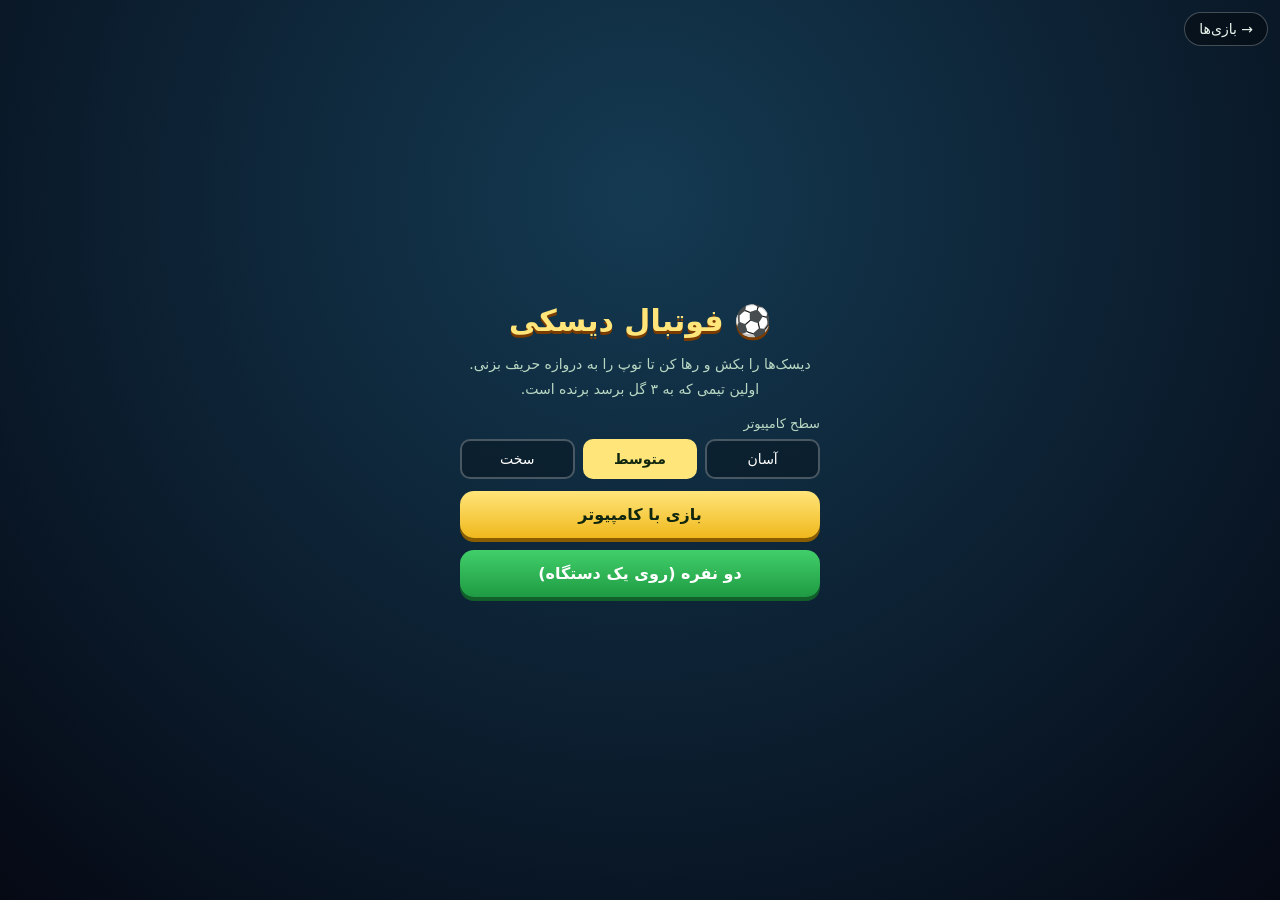
<file: soccer/index.html>
<!DOCTYPE html>
<html lang="fa" dir="rtl">
<head>
<meta charset="UTF-8">
<meta name="viewport" content="width=device-width, initial-scale=1, maximum-scale=1, user-scalable=no, viewport-fit=cover">
<meta name="theme-color" content="#0b2d17">
<title>فوتبال دیسکی</title>
<style>
*{box-sizing:border-box;-webkit-tap-highlight-color:transparent;-webkit-touch-callout:none}
html,body{height:100%;margin:0;background:#03060d;color:#fff;overflow:hidden;overscroll-behavior:none;user-select:none;-webkit-user-select:none;font-family:Tahoma,system-ui,sans-serif}
canvas#cv{position:fixed;inset:0;width:100%;height:100%;touch-action:none;display:block}
.hidden{display:none!important}
button{font:inherit;color:#fff;cursor:pointer}
.btn{display:block;width:100%;padding:14px 16px;border:0;border-radius:14px;font-size:16px;font-weight:700;color:#10260f;
  background:linear-gradient(#ffe57a,#f0b81c);box-shadow:0 4px 0 #8a5d00}
.btn:active{transform:translateY(3px);box-shadow:0 1px 0 #8a5d00}
.btn.alt{background:linear-gradient(#41cf6a,#1f9b43);color:#fff;box-shadow:0 4px 0 #11602a}
.btn.ghost{background:rgba(255,255,255,.1);color:#fff;box-shadow:none;border:1px solid rgba(255,255,255,.25)}
.screen{position:fixed;inset:0;z-index:20;display:flex;flex-direction:column;align-items:center;justify-content:center;gap:14px;padding:18px;
  background:radial-gradient(circle at 50% 22%,#143a52,#050914);overflow:auto}
.screen h1{margin:0;font-size:30px;color:#ffe57a;text-shadow:0 3px 0 #7a3b00}
.screen h2{margin:0;font-size:20px}
.screen p{margin:0;color:#b9d8c3;font-size:14px;text-align:center;line-height:1.8}
.col{width:100%;max-width:360px;display:flex;flex-direction:column;gap:12px}
.chips{display:flex;gap:8px}
.chip{flex:1;padding:10px 4px;border-radius:10px;border:2px solid rgba(255,255,255,.25);background:rgba(0,0,0,.25);font-size:14px}
.chip.on{background:#ffe57a;color:#10260f;border-color:#ffe57a;font-weight:700}
.lbl{font-size:13px;color:#b9d8c3;margin-bottom:-4px}
.grid{display:grid;grid-template-columns:repeat(2,1fr);gap:12px;width:100%;max-width:520px}
@media (min-width:700px){.grid{grid-template-columns:repeat(3,1fr);max-width:700px}}
.card{background:rgba(0,0,0,.3);border:2px solid rgba(255,255,255,.2);border-radius:14px;padding:8px;text-align:center;font-size:14px}
.card:active{border-color:#ffe57a;background:rgba(255,229,122,.15)}
.card canvas{width:100%;max-width:140px;height:auto;display:block;margin:0 auto 6px;border-radius:8px}
.card small{display:block;color:#9fc4ab;font-size:11px}
a.back{color:#9fc4ab;font-size:13px;text-decoration:none}
.screen > a.topback{position:absolute;top:max(12px,env(safe-area-inset-top));right:12px;color:#e8f5ec;font-size:14px;text-decoration:none;background:rgba(0,0,0,.35);border:1px solid rgba(255,255,255,.25);border-radius:20px;padding:8px 14px;z-index:30}

#hud{position:fixed;top:0;left:0;right:0;z-index:10;display:flex;align-items:center;justify-content:center;gap:8px;padding:max(8px,env(safe-area-inset-top)) 8px 4px;pointer-events:none}
#hud button{pointer-events:auto;width:40px;height:40px;border-radius:10px;border:1px solid rgba(255,255,255,.3);background:rgba(0,0,0,.45);font-size:17px}
.sb{display:flex;align-items:center;gap:6px;background:rgba(0,0,0,.55);border:1px solid rgba(255,255,255,.2);border-radius:14px;padding:5px 10px;min-width:0}
.tm{display:flex;align-items:center;gap:6px;font-size:13px;white-space:nowrap}
.tm b{font-size:24px;min-width:22px;text-align:center}
.tm .dot{width:12px;height:12px;border-radius:50%}
.t0 .dot{background:#2f6df0;box-shadow:0 0 8px #4fd3ff}.t1 .dot{background:#e0434d;box-shadow:0 0 8px #ff8a65}
.tm.act{color:#ffe57a;font-weight:700}
.mid{display:flex;flex-direction:column;align-items:center;gap:3px;width:104px;font-size:11px;color:#cfe8d6}
#bar{width:100%;height:5px;background:rgba(255,255,255,.2);border-radius:3px;overflow:hidden}
#bar i{display:block;height:100%;width:100%;background:#41cf6a;transform-origin:left}
.banner{position:fixed;z-index:15;left:50%;top:42%;transform:translate(-50%,-50%);text-align:center;pointer-events:none;
  background:rgba(0,0,0,.72);border:2px solid #ffe57a;border-radius:18px;padding:16px 28px;min-width:220px}
.banner.end{pointer-events:auto;z-index:25;display:flex;flex-direction:column;gap:10px}
.banner h2{margin:0;font-size:34px;color:#ffe57a;text-shadow:0 3px 0 #7a3b00}
.banner p{margin:4px 0 0;font-size:15px}
.banner.pop{animation:pop .5s cubic-bezier(.2,1.6,.4,1)}
@keyframes pop{from{transform:translate(-50%,-50%) scale(.4);opacity:0}to{transform:translate(-50%,-50%) scale(1);opacity:1}}

/* ===== animations ===== */
@keyframes scr{from{opacity:0;transform:scale(1.05)}to{opacity:1;transform:none}}
@keyframes drop{from{opacity:0;transform:translateY(-34px) scale(.8)}to{opacity:1;transform:none}}
@keyframes slideup{from{opacity:0;transform:translateY(26px)}to{opacity:1;transform:none}}
@keyframes glow{50%{text-shadow:0 3px 0 #7a3b00,0 0 24px rgba(255,229,122,.8)}}
@keyframes shine{0%,55%{left:-60%}100%{left:140%}}
@keyframes rise{to{transform:translateY(-120vh) rotate(360deg)}}
@keyframes cardin{from{opacity:0;transform:translateY(28px) scale(.8)}to{opacity:1;transform:none}}
@keyframes chosen{0%{transform:scale(1)}40%{transform:scale(1.1)}100%{transform:scale(1)}}
@keyframes bump{0%{transform:scale(1)}30%{transform:scale(1.9);color:#ffe57a}100%{transform:scale(1)}}
@keyframes dotp{50%{transform:scale(1.55)}}
@keyframes swap{from{opacity:0;transform:translateY(7px)}to{opacity:1;transform:none}}
@keyframes hudin{from{transform:translateY(-110%)}to{transform:none}}
@keyframes wob{to{transform:scale(1.07) rotate(-1.5deg)}}
.screen:not(.hidden){animation:scr .35s ease-out}
.screen>*:not(.floaters){position:relative;z-index:1}
.screen h1,.screen h2{animation:drop .7s cubic-bezier(.2,1.5,.4,1) backwards}
.screen h1{animation:drop .7s cubic-bezier(.2,1.5,.4,1) backwards,glow 3s ease-in-out .8s infinite}
.screen>p{animation:slideup .6s .15s backwards}
.col>*{animation:slideup .55s cubic-bezier(.2,1,.3,1) backwards}
.col>*:nth-child(1){animation-delay:.10s}.col>*:nth-child(2){animation-delay:.18s}.col>*:nth-child(3){animation-delay:.26s}
.col>*:nth-child(4){animation-delay:.34s}.col>*:nth-child(5){animation-delay:.42s}
.floaters{position:absolute;inset:0;overflow:hidden;pointer-events:none;z-index:0}
.floaters i{position:absolute;bottom:-90px;width:var(--s);height:var(--s);border-radius:50%;opacity:.17;animation:rise linear infinite}
.floaters .bu{background:#2a64e0;border:4px solid #e8edf5}.floaters .rd{background:#e0434d;border:4px solid #f6dc86}.floaters .bl{background:#fff}
.btn{position:relative;overflow:hidden;transition:transform .12s,box-shadow .12s,filter .2s}
.btn:hover{filter:brightness(1.08)}
.btn::after{content:'';position:absolute;top:0;left:-60%;width:35%;height:100%;transform:skewX(-20deg);
  background:linear-gradient(100deg,transparent,rgba(255,255,255,.55),transparent);animation:shine 3.4s infinite;pointer-events:none}
.btn.ghost::after{display:none}
.chip{transition:background .2s,color .2s,border-color .2s,transform .15s}.chip:active{transform:scale(.93)}
.chip.on{animation:chosen .3s}
.card{transition:transform .18s,border-color .2s,background .2s;animation:cardin .5s cubic-bezier(.2,1.4,.4,1) backwards}
.card:hover{transform:translateY(-5px) scale(1.03);border-color:#ffe57a}
.card.chosen{animation:chosen .3s;border-color:#ffe57a;background:rgba(255,229,122,.28)}
.card canvas{transition:transform .25s}.card:hover canvas{transform:scale(1.06) rotate(-1deg)}
#hud:not(.hidden){animation:hudin .55s cubic-bezier(.2,1.2,.4,1)}
.tm b.bump{animation:bump .65s cubic-bezier(.2,1.8,.4,1)}
.tm.act .dot{animation:dotp 1s ease-in-out infinite}
.tm{transition:color .3s}
#turnLbl.swap{animation:swap .35s}
#bar i{transition:transform .2s linear,background .3s}
#hud button{transition:transform .12s,background .2s}#hud button:active{transform:scale(.88);background:rgba(255,229,122,.35)}
.banner h2{animation:wob 1.1s ease-in-out infinite alternate}
.banner.end .btn{animation:slideup .5s backwards}.banner.end .btn:nth-of-type(1){animation-delay:.25s}.banner.end .btn:nth-of-type(2){animation-delay:.35s}.banner.end .btn:nth-of-type(3){animation-delay:.45s}
@media (prefers-reduced-motion:reduce){*,*::before,*::after{animation-duration:.01ms!important;animation-iteration-count:1!important;transition-duration:.01ms!important}}
@media (max-width:420px){#hud{gap:5px;padding-left:5px;padding-right:5px}#hud button{width:36px;height:36px}.sb{gap:4px;padding:4px 6px}.mid{width:76px;font-size:10px}.tm{font-size:11px;gap:4px}.tm b{font-size:20px;min-width:16px}.tm .dot{display:none}}
#fsel{justify-content:safe center;-webkit-overflow-scrolling:touch}
</style>
</head>
<body>
<canvas id="cv"></canvas>

<div id="hud" class="hidden" dir="ltr">
  <button id="bMenu" aria-label="منو">☰</button>
  <div class="sb">
    <div class="tm t0" id="tm0"><span class="dot"></span><span id="n0">آبی</span><b id="s0">0</b></div>
    <div class="mid"><span id="turnLbl"></span><div id="bar"><i></i></div></div>
    <div class="tm t1" id="tm1"><b id="s1">0</b><span id="n1">قرمز</span><span class="dot"></span></div>
  </div>
  <button id="bSnd" aria-label="صدا">🔊</button>
</div>

<div id="menu" class="screen">
  <a class="topback" href="../">→ بازی‌ها</a>
  <h1>⚽ فوتبال دیسکی</h1>
  <p>دیسک‌ها را بکش و رها کن تا توپ را به دروازه حریف بزنی.<br>اولین تیمی که به ۳ گل برسد برنده است.</p>
  <div class="col">
    <div class="lbl">سطح کامپیوتر</div>
    <div class="chips" id="diff">
      <button class="chip" data-d="easy">آسان</button>
      <button class="chip on" data-d="normal">متوسط</button>
      <button class="chip" data-d="hard">سخت</button>
    </div>
    <button class="btn" id="bAI">بازی با کامپیوتر</button>
    <button class="btn alt" id="b2P">دو نفره (روی یک دستگاه)</button>
  </div>
</div>

<div id="fsel" class="screen hidden">
  <h2 id="fTitle">ترکیب تیم را انتخاب کن</h2>
  <div class="grid" id="fgrid"></div>
  <button class="btn ghost" id="fBack" style="max-width:240px">بازگشت</button>
</div>

<div id="pause" class="screen hidden" style="background:rgba(4,14,8,.86)">
  <h2>توقف</h2>
  <div class="col">
    <button class="btn alt" id="pResume">ادامه بازی</button>
    <button class="btn" id="pRestart">شروع دوباره (همین ترکیب‌ها)</button>
    <button class="btn ghost" id="pMenu">منوی اصلی</button>
  </div>
</div>

<div id="banner" class="banner hidden"></div>

<script>
(() => {
'use strict';
const $ = id => document.getElementById(id);

/*PHYSICS_START*/
const WW = 1000, WH = 600, FL = 70, FR = 930, FT = 55, FB = 545, CX = 500, CY = 300, GW = 190, GD = 44;
const R_DISC = 27, R_BALL = 13;
const mT = CY - GW / 2, mB = CY + GW / 2;
const SEGS = [
  [FL,FT,FR,FT],[FL,FB,FR,FB],
  [FL,FT,FL,mT],[FL,mB,FL,FB],[FR,FT,FR,mT],[FR,mB,FR,FB],
  [FL,mT,FL-GD,mT],[FL,mB,FL-GD,mB],[FL-GD,mT,FL-GD,mB],
  [FR,mT,FR+GD,mT],[FR,mB,FR+GD,mB],[FR+GD,mT,FR+GD,mB]
];
const E_DISC = .86, E_BALL = .92, E_WALL = .78, E_WALL_BALL = .88;
const DT = 1 / 120;
let LOG = false; const HITS = [];

function mk(x, y, team) {
  const ball = team < 0;
  return { x, y, vx: 0, vy: 0, r: ball ? R_BALL : R_DISC, m: ball ? 1 : 4, k: ball ? 1.6 : 2.7,
           stop: ball ? 10 : 14, max: ball ? 2200 : 1900, team, ball, rot: 0 };
}
const cloneB = B => B.map(b => ({ x: b.x, y: b.y, vx: b.vx, vy: b.vy, r: b.r, m: b.m, k: b.k, stop: b.stop, max: b.max, team: b.team, ball: b.ball, rot: b.rot }));
const moving = B => { for (const b of B) if (b.vx || b.vy) return true; return false; };

function segHit(b, s) {
  const x1 = s[0], y1 = s[1], ex = s[2] - x1, ey = s[3] - y1;
  let t = ((b.x - x1) * ex + (b.y - y1) * ey) / (ex * ex + ey * ey);
  t = t < 0 ? 0 : t > 1 ? 1 : t;
  const px = x1 + ex * t, py = y1 + ey * t;
  let dx = b.x - px, dy = b.y - py;
  const d2 = dx * dx + dy * dy;
  if (d2 >= b.r * b.r) return;
  let d = Math.sqrt(d2), nx, ny;
  if (d < 1e-6) { nx = CX - b.x; ny = CY - b.y; const l = Math.hypot(nx, ny) || 1; nx /= l; ny /= l; d = 0; }
  else { nx = dx / d; ny = dy / d; }
  b.x = px + nx * b.r; b.y = py + ny * b.r;
  const vn = b.vx * nx + b.vy * ny;
  if (vn < 0) {
    const e = b.ball ? E_WALL_BALL : E_WALL;
    b.vx -= (1 + e) * vn * nx; b.vy -= (1 + e) * vn * ny;
    if (LOG && vn < -80) HITS.push([1, -vn, b.x, b.y]);
  }
}
function sub(B, h) {
  for (const b of B) {
    b.x += b.vx * h; b.y += b.vy * h;
    const f = Math.exp(-b.k * h); b.vx *= f; b.vy *= f;
    const sp = Math.hypot(b.vx, b.vy);
    if (sp < b.stop) { b.vx = 0; b.vy = 0; }
    else { if (sp > b.max) { const c = b.max / sp; b.vx *= c; b.vy *= c; } if (b.ball) b.rot += sp * h / b.r; }
  }
  for (let it = 0; it < 2; it++) {
    for (let i = 0; i < B.length; i++) {
      const a = B[i];
      for (let j = i + 1; j < B.length; j++) {
        const c = B[j];
        const dx = c.x - a.x, dy = c.y - a.y, rr = a.r + c.r, d2 = dx * dx + dy * dy;
        if (d2 >= rr * rr || d2 < 1e-9) continue;
        const d = Math.sqrt(d2), nx = dx / d, ny = dy / d, ov = rr - d;
        const im1 = 1 / a.m, im2 = 1 / c.m, sm = im1 + im2;
        a.x -= nx * ov * im1 / sm; a.y -= ny * ov * im1 / sm;
        c.x += nx * ov * im2 / sm; c.y += ny * ov * im2 / sm;
        const vn = (c.vx - a.vx) * nx + (c.vy - a.vy) * ny;
        if (vn < 0) {
          const e = (a.ball || c.ball) ? E_BALL : E_DISC, jj = -(1 + e) * vn / sm;
          a.vx -= jj * nx * im1; a.vy -= jj * ny * im1; c.vx += jj * nx * im2; c.vy += jj * ny * im2;
          if (LOG && vn < -60) HITS.push([0, -vn, (a.x + c.x) / 2, (a.y + c.y) / 2]);
        }
      }
      if (a.x > FL + a.r && a.x < FR - a.r && a.y > FT + a.r && a.y < FB - a.r) continue;
      for (let s = 0; s < SEGS.length; s++) segHit(a, SEGS[s]);
    }
  }
  const ball = B[0];
  if (ball.y > mT && ball.y < mB) {
    if (ball.x + ball.r < FL) return 2;    // ball in left goal  -> right team (1) scores
    if (ball.x - ball.r > FR) return 1;    // ball in right goal -> left team (0) scores
  }
  return 0;
}
function advance(B, dt) {
  let mx = 0;
  for (const b of B) { const s = b.vx * b.vx + b.vy * b.vy; if (s > mx) mx = s; }
  const n = Math.max(1, Math.ceil(Math.sqrt(mx) * dt / 8)), h = dt / n;
  for (let k = 0; k < n; k++) { const ev = sub(B, h); if (ev) return ev; }
  return 0;
}
function simulate(B, maxSteps) {
  for (let i = 0; i < maxSteps; i++) {
    const ev = advance(B, DT); if (ev) return ev;
    if (!moving(B)) return 0;
  }
  return 0;
}
/*PHYSICS_END*/

/* ---------- formations: [dx from own goal line, dy from centre line] ---------- */
const FORMS = [
  { name: '۱-۲-۲ حمله‌ای', pos: [[60,0],[190,-120],[190,120],[335,-75],[335,75]] },
  { name: '۲-۱-۲ متعادل', pos: [[75,-95],[75,95],[215,0],[345,-115],[345,115]] },
  { name: '۱-۳-۱ پهن', pos: [[60,0],[200,-150],[200,0],[200,150],[350,0]] },
  { name: '۳-۱-۱ دفاعی', pos: [[65,-130],[65,0],[65,130],[225,0],[355,0]] },
  { name: '۱-۱-۱-۱-۱ لوزی', pos: [[60,0],[165,-110],[165,110],[265,0],[370,0]] },
  { name: '۱-۱-۳ تهاجمی', pos: [[60,0],[185,0],[335,-150],[355,0],[335,150]] },
  { name: '۲-۲-۱ کلاسیک', pos: [[70,-100],[70,100],[200,-110],[200,110],[345,0]] },
  { name: '۴-۱ دیوار دفاعی', pos: [[70,-165],[70,-55],[70,55],[70,165],[330,0]] },
  { name: '۱-۴ پرفشار', pos: [[60,0],[300,-165],[300,-55],[300,55],[300,165]] },
  { name: '۲-۳ ضدحمله', pos: [[75,-85],[75,85],[300,-140],[300,0],[300,140]] },
  { name: '۳-۲ محتاط', pos: [[65,-140],[65,0],[65,140],[250,-80],[250,80]] },
  { name: 'پیکان V', pos: [[60,0],[140,-80],[140,80],[250,-150],[250,150]] },
  { name: 'ستونی', pos: [[60,0],[160,0],[260,0],[360,-110],[360,110]] },
  { name: 'مثلثی', pos: [[65,0],[165,-70],[165,70],[275,-140],[275,140]] }
];

/* ---------- state ---------- */
const WIN = 3, TURN_TIME = 15, MAXDRAG = 150, MAXSPEED = 1750, MIN_DRAG = 14;
let mode = 'ai', diff = 'normal';
let forms = [0, 0], pick = 0;
let B = [], scores = [0, 0], turn = 0, state = 'menu', timer = TURN_TIME, paused = false;
let drag = null, ai = null, pendingTurnLabel = '';
let muted = localStorage.getItem('disc-muted') === '1';
const isHuman = t => mode === '2p' || t === 0;
const tName = t => mode === 'ai' ? (t ? 'کامپیوتر' : 'شما') : (t ? 'قرمز' : 'آبی');

/* ---------- audio ---------- */
let actx = null;
function audio() {
  if (!actx) { const AC = window.AudioContext || window.webkitAudioContext; if (AC) actx = new AC(); }
  if (actx && actx.state === 'suspended') actx.resume();
  return actx;
}
function tone(f0, f1, dur, vol, type) {
  if (muted) return; const a = audio(); if (!a) return;
  const o = a.createOscillator(), g = a.createGain(), t = a.currentTime;
  o.type = type || 'triangle'; o.frequency.setValueAtTime(f0, t); o.frequency.exponentialRampToValueAtTime(Math.max(30, f1), t + dur);
  g.gain.setValueAtTime(vol, t); g.gain.exponentialRampToValueAtTime(.0001, t + dur);
  o.connect(g); g.connect(a.destination); o.start(t); o.stop(t + dur + .02);
}
const sfxHit = v => tone(240, 110, .09, Math.min(.35, .05 + v / 5000), 'triangle');
const sfxWall = v => tone(120, 60, .12, Math.min(.3, .04 + v / 6000), 'sine');
const sfxKick = () => tone(300, 90, .12, .25, 'triangle');
function sfxGoal() {
  if (muted) return; const a = audio(); if (!a) return;
  [523, 659, 784, 1046].forEach((f, i) => setTimeout(() => tone(f, f * 1.01, .5, .18, 'square'), i * 110));
  const len = a.sampleRate * 1.4, buf = a.createBuffer(1, len, a.sampleRate), d = buf.getChannelData(0);
  for (let i = 0; i < len; i++) d[i] = (Math.random() * 2 - 1) * Math.pow(1 - i / len, 1.5);
  const s = a.createBufferSource(), fl = a.createBiquadFilter(), g = a.createGain();
  s.buffer = buf; fl.type = 'bandpass'; fl.frequency.value = 900; g.gain.value = .35;
  s.connect(fl); fl.connect(g); g.connect(a.destination); s.start();
}
function setMuted(m) { muted = m; localStorage.setItem('disc-muted', m ? '1' : '0'); $('bSnd').textContent = m ? '🔇' : '🔊'; }

/* ---------- canvas / view ---------- */
const cv = $('cv'), ctx = cv.getContext('2d');
let dpr = 1, portrait = false, S = 1, offX = 0, offY = 0, shx = 0, shy = 0, shake = 0, now = 0, winFx = 0;
const TOP_PAD = 66;
/* ---------- stadium geometry ---------- */
const PXW = 84, PYW = 48, VW = WW + 2 * PXW, VH = WH + 2 * PYW, GH = 20;
const GX0 = 26, GX1 = 974, GY0 = 46, GY1 = 554;
let RIGHT = [1, 0], DOWN = [0, 1], staticCv = null, nightCv = null, crowdE = 0, goalFlash = 0, adSeed = (Math.random() * 1e6) | 0;
const off = (dx, dy) => [RIGHT[0] * dx + DOWN[0] * dy, RIGHT[1] * dx + DOWN[1] * dy];
function layout() {
  dpr = Math.min(2, window.devicePixelRatio || 1);
  cv.width = Math.round(innerWidth * dpr); cv.height = Math.round(innerHeight * dpr);
  portrait = innerHeight > innerWidth;
  const aw = innerWidth - 4, ah = innerHeight - TOP_PAD - 4;
  if (!portrait) { S = Math.min(aw / VW, ah / VH); offX = 2 + (aw - VW * S) / 2; offY = TOP_PAD + (ah - VH * S) / 2; RIGHT = [1, 0]; DOWN = [0, 1]; }
  else { S = Math.min(aw / VH, ah / VW); offX = 2 + (aw - VH * S) / 2; offY = TOP_PAD + (ah - VW * S) / 2; RIGHT = [0, 1]; DOWN = [-1, 0]; }
  buildStatic();
}
function s2w(X, Y) { return portrait ? [VW - (Y - offY) / S - PXW, (X - offX) / S - PYW] : [(X - offX) / S - PXW, (Y - offY) / S - PYW]; }
function w2s(x, y) { return portrait ? [offX + (y + PYW) * S, offY + (VW - (x + PXW)) * S] : [offX + (x + PXW) * S, offY + (y + PYW) * S]; }
function setView() {
  const ox = offX + shx, oy = offY + shy;
  if (!portrait) ctx.setTransform(dpr * S, 0, 0, dpr * S, dpr * (ox + PXW * S), dpr * (oy + PYW * S));
  else ctx.setTransform(0, -dpr * S, dpr * S, 0, dpr * (ox + PYW * S), dpr * (oy + (VW - PXW) * S));
}

/* ---------- drawing ---------- */
const TEAM = [
  { face: '#2a64e0', faceHi: '#76a2ff', face2: '#0d2a78', rim: '#f4f7fb', rim2: '#8793aa', side: '#7b87a0', side2: '#3b4459', glow: '#4fd3ff' },
  { face: '#e0434d', faceHi: '#ff8f95', face2: '#7a0f18', rim: '#fff1bd', rim2: '#b58c1d', side: '#a8832a', side2: '#5a4310', glow: '#ff9a6a' }
];
const BRANDS = [
  { n: 'HARFS BAND', a: '#c79a2b', b: '#2a1b05', f: '#fff0b8' }, { n: 'TURBO BANK', a: '#1e88e5', b: '#0d3b7a', f: '#ffffff' },
  { n: 'SKYLINE AIR', a: '#00acc1', b: '#00363d', f: '#ffffff' }, { n: 'صنعت مس Hosi', a: '#c8692a', b: '#4e230a', f: '#fff1de' },
  { n: 'MoonBanana 🍌', a: '#f6dc1a', b: '#786300', f: '#1a1400' }, { n: 'ULTRA SPORT', a: '#43a047', b: '#0b3d12', f: '#ffffff' },
  { n: 'DISC STARS', a: '#ff6f00', b: '#5a2500', f: '#ffffff' }, { n: '⚡ آذرخش ⚡', a: '#1f45e0', b: '#07123f', f: '#ffe34d' }
];
const SLOGANS = ['PLAY HARD', 'FEEL THE GAME', 'NEVER GIVE UP', 'SHOOT TO WIN', 'FIRST TO 3', 'GAME ON!'];
const SCRS = [];
for (let i = 0; i < 3; i++) { SCRS.push(i === 1 ? { x: 26 + i * 320, y: 12, w: 308, h: 34, v: 0, score: true } : { x: 26 + i * 320, y: 16, w: 308, h: 30, v: 0 }); SCRS.push({ x: 26 + i * 320, y: 556, w: 308, h: 30, v: 0 }); }
SCRS.push({ x: 3, y: 54, w: 20, h: 146, v: 1 }, { x: 3, y: 208, w: 20, h: 184, v: 1 }, { x: 3, y: 400, w: 20, h: 146, v: 1 },
  { x: 977, y: 54, w: 20, h: 146, v: 2 }, { x: 977, y: 208, w: 20, h: 184, v: 2 }, { x: 977, y: 400, w: 20, h: 146, v: 2 });
const SCOREBR = { n: 'SCORE', a: '#2a4a9a', b: '#0a1030', f: '#ffffff' };

/* ----- crowd: plain dots that bounce ----- */
const CROWD_COLS = ['#2a64e0', '#e0434d', '#f2f4f7', '#ffd54a', '#252a36', '#79d0ff'];
const CROWD = CROWD_COLS.map(() => []);
(function () {
  const rows = (x0, x1, y0, y1, dx, dy) => {
    for (let y = y0; y <= y1; y += dy) for (let x = x0; x <= x1; x += dx) {
      if (Math.random() < .14) continue;
      const fx = (x + PXW) / VW, r = Math.random(); let c;
      if (r < .5) c = fx < .5 ? 0 : 1; else if (r < .66) c = fx < .5 ? 1 : 0; else if (r < .82) c = 2; else if (r < .9) c = 3; else if (r < .96) c = 4; else c = 5;
      CROWD[c].push({ x: x + (Math.random() - .5) * 3, y: y + (Math.random() - .5) * 3, ph: Math.random() * 6.28, f: Math.random() * 1.4 });
    }
  };
  rows(-PXW + 8, WW + PXW - 8, -PYW + 8, 2, 14, 10);
  rows(-PXW + 8, WW + PXW - 8, 598, WH + PYW - 8, 14, 10);
  rows(-PXW + 8, -8, 22, 578, 14, 10);
  rows(WW + 8, WW + PXW - 8, 22, 578, 14, 10);
})();
const CAM = [];
function drawCrowd() {
  const t = now / 1000, e = crowdE, ux = -DOWN[0], uy = -DOWN[1], amp = .7 + 5.5 * e;
  for (let ci = 0; ci < CROWD.length; ci++) {
    const arr = CROWD[ci]; ctx.globalAlpha = .82; ctx.fillStyle = CROWD_COLS[ci]; ctx.beginPath();
    for (let i = 0; i < arr.length; i++) {
      const d = arr[i], a = amp * (.5 + .5 * Math.sin(t * (2 + d.f * (1 + 2 * e)) + d.ph)), x = d.x + ux * a, y = d.y + uy * a;
      ctx.moveTo(x + 3.6, y); ctx.arc(x, y, 3.6, 0, 7);
    }
    ctx.fill();
  }
  if (Math.random() < .07 + .5 * e) {                      // camera flashes
    const arr = CROWD[(Math.random() * 6) | 0]; if (arr.length) { const d = arr[(Math.random() * arr.length) | 0]; CAM.push({ x: d.x, y: d.y, t0: now }); }
  }
  for (let i = CAM.length - 1; i >= 0; i--) {
    const f = CAM[i], a = (now - f.t0) / 200;
    if (a >= 1) { CAM.splice(i, 1); continue; }
    ctx.globalAlpha = 1 - a; ctx.fillStyle = '#fff'; ctx.beginPath(); ctx.arc(f.x, f.y, 3 + a * 8, 0, 7); ctx.fill();
  }
  ctx.globalAlpha = 1;
}

/* ----- LED ad screens (content changes over time and every match) ----- */
let _lp = null;
function ledPat() {
  if (!_lp) { const c = document.createElement('canvas'); c.width = c.height = 4; const g = c.getContext('2d'); g.fillStyle = 'rgba(0,0,0,.5)'; g.fillRect(3, 0, 1, 4); g.fillRect(0, 3, 4, 1); _lp = ctx.createPattern(c, 'repeat'); }
  return _lp;
}
const rgba = (hex, a) => { const n = parseInt(hex.slice(1), 16); return `rgba(${n >> 16},${(n >> 8) & 255},${n & 255},${a})`; };
function ledContent(c, w, h, br, kind, t, idx) {
  if (kind === 8) {                                          // the one and only score board
    c.fillStyle = '#050a18'; c.fillRect(0, 0, w, h);
    const fl = goalFlash > 0 && Math.floor(t * 6) % 2, cy = h / 2 + 1, fs = h * .7;
    c.fillStyle = '#2a64e0'; c.fillRect(0, 0, 5, h); c.fillStyle = '#e0434d'; c.fillRect(w - 5, 0, 5, h);
    c.textBaseline = 'middle'; c.textAlign = 'center';
    c.font = `bold ${fs * .5}px Arial`; c.fillStyle = '#6fb0ff'; c.fillText(tName(0), w * .17, cy, w * .26); c.fillStyle = '#ff7d8c'; c.fillText(tName(1), w * .83, cy, w * .26);
    c.font = `bold ${fs}px Arial`; c.fillStyle = fl ? '#ffd54a' : '#ffffff'; c.fillText(scores[0] + ' : ' + scores[1], w / 2, cy);
    return;
  }
  if (kind === 9) {
    c.fillStyle = Math.floor(t * 6) % 2 ? '#ffd54a' : '#ff3d3d'; c.fillRect(0, 0, w, h);
    c.fillStyle = '#fff'; c.font = `bold ${h * .7}px Arial`; c.textAlign = 'center'; c.textBaseline = 'middle'; c.fillText('GOAL!  GOAL!  GOAL!', w / 2, h / 2 + 1); return;
  }
  const gr = c.createLinearGradient(0, 0, w, 0); gr.addColorStop(0, br.b); gr.addColorStop(.5, br.a); gr.addColorStop(1, br.b);
  c.fillStyle = gr; c.fillRect(0, 0, w, h);
  const fs = Math.max(10, h * .62);
  c.font = `bold ${fs}px Arial`; c.textBaseline = 'middle'; c.fillStyle = br.f;
  if (kind === 0) {
    const txt = br.n + '   \u2605   ', tw = c.measureText(txt).width || 100; let x = -((t * 70 + idx * 40) % tw);
    c.textAlign = 'left'; while (x < w) { c.fillText(txt, x, h / 2 + 1); x += tw; }
  } else if (kind === 1) {
    c.textAlign = 'center'; const p = 1 + .06 * Math.sin(t * 5); c.save(); c.translate(w / 2, h / 2); c.scale(p, p); c.fillText(br.n, 0, 1); c.restore();
    const sx = ((t * .6 + idx * .21) % 1.4 - .2) * w, g2 = c.createLinearGradient(sx - 30, 0, sx + 30, 0);
    g2.addColorStop(0, 'rgba(255,255,255,0)'); g2.addColorStop(.5, 'rgba(255,255,255,.55)'); g2.addColorStop(1, 'rgba(255,255,255,0)'); c.fillStyle = g2; c.fillRect(sx - 30, 0, 60, h);
  } else if (kind === 2) {
    const n = Math.max(6, Math.floor(w / 14));
    for (let i = 0; i < n; i++) { const hh = (.25 + .75 * Math.abs(Math.sin(t * 3 + i * .8 + idx))) * h * .9; c.fillStyle = i % 2 ? br.f : 'rgba(255,255,255,.55)'; c.globalAlpha = .55; c.fillRect(i * (w / n) + 2, h - hh, w / n - 4, hh); }
    c.globalAlpha = 1; c.fillStyle = br.f; c.textAlign = 'center'; c.font = `bold ${fs * .8}px Arial`; c.fillText(br.n, w / 2, h / 2 + 1);
  } else if (kind === 3) {
    c.textAlign = 'center'; c.globalAlpha = .45 + .55 * Math.abs(Math.sin(t * 2.4)); c.fillText(SLOGANS[(adSeed + idx) % SLOGANS.length], w / 2, h / 2 + 1); c.globalAlpha = 1;
  } else if (kind === 4) {
    c.save(); c.globalAlpha = .22; c.fillStyle = '#fff';
    for (let x = -h + ((t * 40) % 40); x < w + h; x += 40) { c.beginPath(); c.moveTo(x, h); c.lineTo(x + 18, h); c.lineTo(x + 18 + h, 0); c.lineTo(x + h, 0); c.fill(); }
    c.restore(); c.textAlign = 'center'; c.fillStyle = br.f; c.fillText(br.n, w / 2, h / 2 + 1);
  } else {
    c.textAlign = 'center'; c.fillStyle = '#fff'; c.fillText(tName(0) + '  ' + scores[0] + ' - ' + scores[1] + '  ' + tName(1), w / 2, h / 2 + 1);
  }
}
function drawScreens() {
  const t = now / 1000;
  SCRS.forEach((s, idx) => {
    const lw = s.v ? s.h : s.w, lh = s.v ? s.w : s.h, slot = Math.floor(t / 4.2 + idx * .37), prog = adSeed + idx * 3 + slot * 7;
    const br = s.score ? SCOREBR : BRANDS[prog % BRANDS.length], kind = s.score ? 8 : (goalFlash > 0 ? 9 : (prog >> 1) % 5);
    ctx.save(); ctx.beginPath(); ctx.rect(s.x, s.y, s.w, s.h); ctx.clip();
    ctx.translate(s.x + s.w / 2, s.y + s.h / 2);
    if (s.v === 1) ctx.rotate(-Math.PI / 2); else if (s.v === 2) ctx.rotate(Math.PI / 2);
    ctx.translate(-lw / 2, -lh / 2);
    ledContent(ctx, lw, lh, br, kind, t, idx);
    ctx.fillStyle = ledPat(); ctx.fillRect(0, 0, lw, lh);
    const gl = ctx.createLinearGradient(0, 0, 0, lh); gl.addColorStop(0, 'rgba(255,255,255,.22)'); gl.addColorStop(.45, 'rgba(255,255,255,0)'); ctx.fillStyle = gl; ctx.fillRect(0, 0, lw, lh);
    ctx.restore();
    // light spill on the pitch
    const col = rgba(br.a, .3); let sg, rx, ry, rw, rh;
    if (s.v === 0) { const top = s.y < 300; rh = 26; rw = s.w; rx = s.x; ry = top ? s.y + s.h : s.y - rh; sg = ctx.createLinearGradient(0, top ? ry : ry + rh, 0, top ? ry + rh : ry); }
    else { rw = 24; rh = s.h; ry = s.y; const left = s.v === 1; rx = left ? s.x + s.w : s.x - rw; sg = ctx.createLinearGradient(left ? rx : rx + rw, 0, left ? rx + rw : rx, 0); }
    sg.addColorStop(0, col); sg.addColorStop(1, rgba(br.a, 0));
    ctx.fillStyle = sg; ctx.fillRect(rx, ry, rw, rh);
  });
}

/* ----- static layer: stands, night pitch, lines, goal backs, floodlights ----- */
function stand(g, x0, y0, x1, y1, horiz, innerEnd) {
  const gr = horiz ? g.createLinearGradient(0, y0, 0, y1) : g.createLinearGradient(x0, 0, x1, 0);
  gr.addColorStop(innerEnd ? 0 : 1, '#060a13'); gr.addColorStop(innerEnd ? 1 : 0, '#1d2b48');
  g.fillStyle = gr; g.fillRect(x0, y0, x1 - x0, y1 - y0);
  const len = horiz ? x1 - x0 : y1 - y0, dep = horiz ? y1 - y0 : x1 - x0, cols = ['rgba(40,90,200,.30)', 'rgba(200,50,70,.28)', 'rgba(230,230,240,.10)'];
  for (let p = 0, i = 0; p < len; p += 180, i++) {
    g.fillStyle = cols[i % 3];
    if (horiz) g.fillRect(x0 + p, y0, Math.min(180, len - p), dep); else g.fillRect(x0, y0 + p, dep, Math.min(180, len - p));
  }
  g.strokeStyle = 'rgba(0,0,0,.4)'; g.lineWidth = 1; g.beginPath();
  for (let d = 10; d < dep; d += 10) { if (horiz) { g.moveTo(x0, y0 + d); g.lineTo(x1, y0 + d); } else { g.moveTo(x0 + d, y0); g.lineTo(x0 + d, y1); } }
  g.stroke();
  g.fillStyle = 'rgba(0,0,0,.55)';
  for (let p = 0; p < len; p += 180) { if (horiz) g.fillRect(x0 + p - 3, y0, 6, dep); else g.fillRect(x0, y0 + p - 3, dep, 6); }
  g.fillStyle = '#2d384d';
  if (horiz) g.fillRect(x0, innerEnd ? y1 - 4 : y0, x1 - x0, 4); else g.fillRect(innerEnd ? x1 - 4 : x0, y0, 4, y1 - y0);
}
function paintPitch(g) {
  g.save(); g.beginPath(); g.rect(GX0, GY0, GX1 - GX0, GY1 - GY0); g.clip();
  g.fillStyle = '#2b8a41'; g.fillRect(GX0, GY0, GX1 - GX0, GY1 - GY0);
  const sw = (FR - FL) / 12;
  for (let i = -1; i < 13; i++) {
    const x = FL + i * sw;
    g.fillStyle = i % 2 ? '#2f9b47' : '#41bb59'; g.fillRect(x, GY0, sw + .5, GY1 - GY0);
    const gr = g.createLinearGradient(x, 0, x + sw, 0); gr.addColorStop(0, 'rgba(255,255,255,.06)'); gr.addColorStop(.5, 'rgba(255,255,255,0)'); gr.addColorStop(1, 'rgba(0,0,0,.07)');
    g.fillStyle = gr; g.fillRect(x, GY0, sw + .5, GY1 - GY0);
  }
  for (let i = 0; i < 3500; i++) { g.fillStyle = i % 2 ? 'rgba(255,255,255,.05)' : 'rgba(0,40,10,.08)'; g.fillRect(GX0 + Math.random() * (GX1 - GX0), GY0 + Math.random() * (GY1 - GY0), 1.2, 2 + Math.random() * 2); }
  for (const [x, y, r] of [[FL + 45, CY, 80], [FR - 45, CY, 80], [CX, CY, 55], [FL + 85, CY, 28], [FR - 85, CY, 28]]) {
    const gr = g.createRadialGradient(x, y, 0, x, y, r); gr.addColorStop(0, 'rgba(110,90,40,.22)'); gr.addColorStop(1, 'rgba(110,90,40,0)'); g.fillStyle = gr; g.fillRect(x - r, y - r, r * 2, r * 2);
  }
  g.globalCompositeOperation = 'lighter';
  let gr = g.createRadialGradient(CX, CY, 0, CX, CY, 520); gr.addColorStop(0, 'rgba(255,255,210,.16)'); gr.addColorStop(1, 'rgba(255,255,210,0)'); g.fillStyle = gr; g.fillRect(GX0, GY0, GX1 - GX0, GY1 - GY0);
  for (const [x, y] of [[FL, FT], [FR, FT], [FL, FB], [FR, FB]]) { gr = g.createRadialGradient(x, y, 0, x, y, 300); gr.addColorStop(0, 'rgba(255,250,220,.10)'); gr.addColorStop(1, 'rgba(255,250,220,0)'); g.fillStyle = gr; g.fillRect(x - 300, y - 300, 600, 600); }
  g.globalCompositeOperation = 'source-over';
  gr = g.createRadialGradient(CX, CY, 260, CX, CY, 620); gr.addColorStop(0, 'rgba(0,10,20,0)'); gr.addColorStop(1, 'rgba(0,10,20,.5)'); g.fillStyle = gr; g.fillRect(GX0, GY0, GX1 - GX0, GY1 - GY0);
  g.restore();
}
function paintLines(g) {
  const a = Math.acos(35 / 78), P = Math.PI;
  const path = () => {
    g.beginPath();
    g.moveTo(FL, mT); g.lineTo(FL, FT); g.lineTo(FR, FT); g.lineTo(FR, mT);
    g.moveTo(FR, mB); g.lineTo(FR, FB); g.lineTo(FL, FB); g.lineTo(FL, mB);
    g.moveTo(CX, FT); g.lineTo(CX, FB);
    g.moveTo(FL, CY - 130); g.lineTo(FL + 120, CY - 130); g.lineTo(FL + 120, CY + 130); g.lineTo(FL, CY + 130);
    g.moveTo(FR, CY - 130); g.lineTo(FR - 120, CY - 130); g.lineTo(FR - 120, CY + 130); g.lineTo(FR, CY + 130);
    g.moveTo(FL, CY - 75); g.lineTo(FL + 50, CY - 75); g.lineTo(FL + 50, CY + 75); g.lineTo(FL, CY + 75);
    g.moveTo(FR, CY - 75); g.lineTo(FR - 50, CY - 75); g.lineTo(FR - 50, CY + 75); g.lineTo(FR, CY + 75);
    g.moveTo(CX + 78, CY); g.arc(CX, CY, 78, 0, 7);
    g.moveTo(FL + 85 + 78 * Math.cos(-a), CY + 78 * Math.sin(-a)); g.arc(FL + 85, CY, 78, -a, a);
    g.moveTo(FR - 85 + 78 * Math.cos(P - a), CY + 78 * Math.sin(P - a)); g.arc(FR - 85, CY, 78, P - a, P + a);
    g.moveTo(FL + 14, FT); g.arc(FL, FT, 14, 0, P / 2);
    g.moveTo(FR, FT + 14); g.arc(FR, FT, 14, P / 2, P);
    g.moveTo(FR - 14, FB); g.arc(FR, FB, 14, P, P * 1.5);
    g.moveTo(FL, FB - 14); g.arc(FL, FB, 14, P * 1.5, P * 2);
  };
  g.lineJoin = 'round'; g.lineCap = 'round';
  g.strokeStyle = 'rgba(255,255,255,.2)'; g.lineWidth = 8; path(); g.stroke();
  g.strokeStyle = 'rgba(255,255,255,.93)'; g.lineWidth = 2.8; path(); g.stroke();
  g.fillStyle = '#fff';
  for (const [x, y] of [[CX, CY], [FL + 85, CY], [FR - 85, CY]]) { g.beginPath(); g.arc(x, y, 4, 0, 7); g.fill(); }
}
const lerp2 = (a, b, t) => [a[0] + (b[0] - a[0]) * t, a[1] + (b[1] - a[1]) * t];
function meshQuad(c, a, b, d2, d, nu, nv, alpha, fill) {              // quad corners a,b,d2,d  (a-b edge u, a-d edge v)
  if (fill) { c.fillStyle = fill; c.beginPath(); c.moveTo(a[0], a[1]); c.lineTo(b[0], b[1]); c.lineTo(d2[0], d2[1]); c.lineTo(d[0], d[1]); c.closePath(); c.fill(); }
  c.strokeStyle = `rgba(255,255,255,${alpha})`; c.lineWidth = .8; c.beginPath();
  for (let i = 1; i < nu; i++) { const t = i / nu, p = lerp2(a, b, t), q = lerp2(d, d2, t); c.moveTo(p[0], p[1]); c.lineTo(q[0], q[1]); }
  for (let j = 1; j < nv; j++) { const t = j / nv, p = lerp2(a, d, t), q = lerp2(b, d2, t); c.moveTo(p[0], p[1]); c.lineTo(q[0], q[1]); }
  c.stroke();
}
function goalPts(side) {
  const xf = side ? FR : FL, xb = side ? FR + GD : FL - GD, U = off(0, -GH);
  return { F1: [xf, mT], F2: [xf, mB], K1: [xb, mT], K2: [xb, mB], U };
}
function goalBack(g, side) {
  const G = goalPts(side), U = G.U, up = p => [p[0] + U[0], p[1] + U[1]];
  g.fillStyle = 'rgba(0,0,0,.38)'; g.beginPath(); g.moveTo(G.F1[0], G.F1[1]); g.lineTo(G.K1[0], G.K1[1]); g.lineTo(G.K2[0], G.K2[1]); g.lineTo(G.F2[0], G.F2[1]); g.closePath(); g.fill();
  meshQuad(g, G.F1, G.K1, G.K2, G.F2, 5, 10, .22, null);
  meshQuad(g, G.K1, G.K2, up(G.K2), up(G.K1), 10, 4, .5, 'rgba(255,255,255,.07)');
  meshQuad(g, G.F1, G.K1, up(G.K1), up(G.F1), 6, 4, .4, 'rgba(255,255,255,.05)');
  meshQuad(g, G.F2, G.K2, up(G.K2), up(G.F2), 6, 4, .4, 'rgba(255,255,255,.05)');
}
function paintFlags(g) {
  for (const [x, y] of [[FL, FT], [FR, FT], [FL, FB], [FR, FB]]) {
    const t = off(0, -18), s1 = off(11, -15), s2 = off(0, -9);
    g.strokeStyle = '#e8edf2'; g.lineWidth = 2; g.beginPath(); g.moveTo(x, y); g.lineTo(x + t[0], y + t[1]); g.stroke();
    g.fillStyle = '#ff4350'; g.beginPath(); g.moveTo(x + t[0], y + t[1]); g.lineTo(x + s1[0], y + s1[1]); g.lineTo(x + s2[0], y + s2[1]); g.closePath(); g.fill();
    g.fillStyle = '#fff'; g.beginPath(); g.arc(x, y, 2.4, 0, 7); g.fill();
  }
}
function paintLights(g) {
  g.globalCompositeOperation = 'lighter';
  for (const [x, y] of [[-PXW + 16, -PYW + 12], [WW + PXW - 16, -PYW + 12], [-PXW + 16, WH + PYW - 12], [WW + PXW - 16, WH + PYW - 12]]) {
    let gr = g.createRadialGradient(x, y, 0, x, y, 130); gr.addColorStop(0, 'rgba(255,255,235,.85)'); gr.addColorStop(.25, 'rgba(255,250,215,.28)'); gr.addColorStop(1, 'rgba(255,250,215,0)');
    g.fillStyle = gr; g.fillRect(x - 130, y - 130, 260, 260);
    g.strokeStyle = 'rgba(255,255,230,.22)'; g.lineWidth = 1.5; g.beginPath();
    for (let i = 0; i < 8; i++) { const an = i * Math.PI / 4 + .2; g.moveTo(x, y); g.lineTo(x + Math.cos(an) * 90, y + Math.sin(an) * 90); }
    g.stroke();
    g.fillStyle = '#fff'; for (let i = -1; i <= 1; i++) for (let j = -1; j <= 0; j++) { g.beginPath(); g.arc(x + i * 7, y + j * 7 + 3, 2.6, 0, 7); g.fill(); }
  }
  g.globalCompositeOperation = 'source-over';
}
function paintStatic(g) {
  g.fillStyle = '#03060d'; g.fillRect(-PXW, -PYW, VW, VH);
  g.fillStyle = '#0a1018'; g.fillRect(0, 12, WW, WH - 24);
  stand(g, -PXW, -PYW, WW + PXW, 12, true, true); stand(g, -PXW, 588, WW + PXW, WH + PYW, true, false);
  stand(g, -PXW, 12, 0, 588, false, true); stand(g, WW, 12, WW + PXW, 588, false, false);
  paintPitch(g); paintLines(g);
  goalBack(g, 0); goalBack(g, 1); paintFlags(g);
  for (const s of SCRS) { g.fillStyle = '#10151c'; g.fillRect(s.x - 3, s.y - 3, s.w + 6, s.h + 6); g.strokeStyle = '#3b4655'; g.lineWidth = 1; g.strokeRect(s.x - 2.5, s.y - 2.5, s.w + 5, s.h + 5); }
  paintLights(g);
}
function buildStatic() {
  const k = Math.max(.8, Math.min(2, S * dpr));
  if (!staticCv) staticCv = document.createElement('canvas');
  staticCv.width = Math.ceil(VW * k); staticCv.height = Math.ceil(VH * k);
  const g = staticCv.getContext('2d'); g.setTransform(k, 0, 0, k, PXW * k, PYW * k);
  paintStatic(g);
  // night overlay: darkens the far stands, leaves the pitch and the floodlight corners bright
  if (!nightCv) nightCv = document.createElement('canvas');
  nightCv.width = staticCv.width; nightCv.height = staticCv.height;
  const n = nightCv.getContext('2d'); n.setTransform(k, 0, 0, k, PXW * k, PYW * k);
  const ng = n.createRadialGradient(CX, CY, 300, CX, CY, 720);
  ng.addColorStop(0, 'rgba(2,5,14,0)'); ng.addColorStop(.55, 'rgba(2,5,14,.34)'); ng.addColorStop(1, 'rgba(2,5,14,.66)');
  n.fillStyle = ng; n.fillRect(-PXW, -PYW, VW, VH);
  n.globalCompositeOperation = 'destination-out';
  n.fillStyle = '#000'; n.fillRect(GX0, GY0, GX1 - GX0, GY1 - GY0);
  for (const [x, y] of [[-PXW + 16, -PYW + 12], [WW + PXW - 16, -PYW + 12], [-PXW + 16, WH + PYW - 12], [WW + PXW - 16, WH + PYW - 12]]) {
    const lg = n.createRadialGradient(x, y, 0, x, y, 190); lg.addColorStop(0, 'rgba(0,0,0,.9)'); lg.addColorStop(1, 'rgba(0,0,0,0)');
    n.fillStyle = lg; n.fillRect(x - 190, y - 190, 380, 380);
  }
  n.globalCompositeOperation = 'source-over';
}
function drawWorldBG() { ctx.drawImage(staticCv, -PXW, -PYW, VW, VH); drawCrowd(); if (nightCv) ctx.drawImage(nightCv, -PXW, -PYW, VW, VH); drawScreens(); }

/* ----- 3D goal frame drawn over the discs ----- */
function bar(c, a, b, w) {
  c.lineCap = 'round'; const so = off(1.5, 2.5);
  c.strokeStyle = 'rgba(0,0,0,.4)'; c.lineWidth = w + 2; c.beginPath(); c.moveTo(a[0] + so[0], a[1] + so[1]); c.lineTo(b[0] + so[0], b[1] + so[1]); c.stroke();
  c.strokeStyle = '#d9e1e6'; c.lineWidth = w; c.beginPath(); c.moveTo(a[0], a[1]); c.lineTo(b[0], b[1]); c.stroke();
  const o = off(-w * .2, -w * .25); c.strokeStyle = 'rgba(255,255,255,.9)'; c.lineWidth = Math.max(1, w * .35); c.beginPath(); c.moveTo(a[0] + o[0], a[1] + o[1]); c.lineTo(b[0] + o[0], b[1] + o[1]); c.stroke();
}
function knob(c, x, y, r) {
  const g = c.createRadialGradient(x + off(-r * .35, -r * .4)[0], y + off(-r * .35, -r * .4)[1], 0, x, y, r); g.addColorStop(0, '#fff'); g.addColorStop(1, '#8e9aa6');
  c.fillStyle = g; c.beginPath(); c.arc(x, y, r, 0, 7); c.fill();
}
function drawGoalsFront() {
  for (const side of [0, 1]) {
    const G = goalPts(side), U = G.U, up = p => [p[0] + U[0], p[1] + U[1]];
    const F1 = G.F1, F2 = G.F2, K1 = G.K1, K2 = G.K2, uF1 = up(F1), uF2 = up(F2), uK1 = up(K1), uK2 = up(K2);
    const hit = goalFlash > 0 ? .25 + .25 * Math.sin(now / 60) : 0;
    meshQuad(ctx, uF1, uK1, uK2, uF2, 6, 10, .3 + hit, 'rgba(255,255,255,.07)');
    bar(ctx, K1, uK1, 2.5); bar(ctx, K2, uK2, 2.5); bar(ctx, uK1, uK2, 2.5); bar(ctx, uF1, uK1, 3); bar(ctx, uF2, uK2, 3);
    bar(ctx, F1, uF1, 5); bar(ctx, F2, uF2, 5); bar(ctx, uF1, uF2, 5);
    knob(ctx, F1[0], F1[1], 6); knob(ctx, F2[0], F2[1], 6); knob(ctx, uF1[0], uF1[1], 5.5); knob(ctx, uF2[0], uF2[1], 5.5);
  }
}

function star(c, x, y, R) {
  c.beginPath();
  for (let i = 0; i < 10; i++) { const a = -Math.PI / 2 + i * Math.PI / 5, rr = i % 2 ? R * .45 : R; c.lineTo(x + Math.cos(a) * rr, y + Math.sin(a) * rr); }
  c.closePath(); c.fill();
}
function emblem(c, x, y, r, team) {
  if (team === 0) star(c, x, y, r * .5);
  else { c.save(); c.translate(x, y); c.rotate(Math.PI / 4); c.fillRect(-r * .27, -r * .27, r * .54, r * .54); c.restore(); }
}
/* 3D disc: cylinder side, metallic rim, dished face, emblem, gloss */
function drawDisc(c, x, y, r, team, active, pv) {
  const T = TEAM[team], R = pv ? [1, 0] : RIGHT, D = pv ? [0, 1] : DOWN;
  const o = (dx, dy) => [R[0] * dx + D[0] * dy, R[1] * dx + D[1] * dy];
  const h = Math.max(2, r * .3), sh = o(r * .22, h + r * .28);
  let g = c.createRadialGradient(x + sh[0], y + sh[1], r * .2, x + sh[0], y + sh[1], r * 1.25);
  g.addColorStop(0, 'rgba(0,0,0,.55)'); g.addColorStop(1, 'rgba(0,0,0,0)');
  c.fillStyle = g; c.beginPath(); c.arc(x + sh[0], y + sh[1], r * 1.25, 0, 7); c.fill();
  if (active) { const b = o(0, h * .5); c.save(); c.shadowColor = T.glow; c.shadowBlur = 12 + 16 * (active === true ? 1 : active); c.fillStyle = T.glow; c.beginPath(); c.arc(x + b[0], y + b[1], r + 3, 0, 7); c.fill(); c.restore(); }
  for (let i = Math.ceil(h); i >= 1; i--) { const q = o(0, i); c.fillStyle = i > h * .55 ? T.side2 : T.side; c.beginPath(); c.arc(x + q[0], y + q[1], r, 0, 7); c.fill(); }
  const p0 = o(-r, -r), p1 = o(r, r);
  g = c.createLinearGradient(x + p0[0], y + p0[1], x + p1[0], y + p1[1]);
  g.addColorStop(0, '#fff'); g.addColorStop(.35, T.rim); g.addColorStop(1, T.rim2);
  c.fillStyle = g; c.beginPath(); c.arc(x, y, r, 0, 7); c.fill();
  const ri = r * .8, hl = o(-ri * .35, -ri * .4);
  g = c.createRadialGradient(x + hl[0], y + hl[1], ri * .1, x, y, ri);
  g.addColorStop(0, T.faceHi); g.addColorStop(.55, T.face); g.addColorStop(1, T.face2);
  c.fillStyle = g; c.beginPath(); c.arc(x, y, ri, 0, 7); c.fill();
  const ld = o(-1, -1), a0 = Math.atan2(ld[1], ld[0]);
  c.lineWidth = Math.max(1, r * .07);
  c.strokeStyle = 'rgba(0,0,0,.45)'; c.beginPath(); c.arc(x, y, ri, a0 - 1.6, a0 + 1.6); c.stroke();
  c.strokeStyle = 'rgba(255,255,255,.35)'; c.beginPath(); c.arc(x, y, ri, a0 + Math.PI - 1.4, a0 + Math.PI + 1.4); c.stroke();
  const e = o(r * .03, r * .07);
  c.fillStyle = 'rgba(0,0,0,.4)'; emblem(c, x + e[0], y + e[1], r, team);
  c.fillStyle = 'rgba(255,255,255,.96)'; emblem(c, x, y, r, team);
  c.save(); c.beginPath(); c.arc(x, y, ri, 0, 7); c.clip();
  const gp = o(-ri * .4, -ri * .45); g = c.createRadialGradient(x + gp[0], y + gp[1], 0, x + gp[0], y + gp[1], ri * .6);
  g.addColorStop(0, 'rgba(255,255,255,.5)'); g.addColorStop(1, 'rgba(255,255,255,0)'); c.fillStyle = g; c.fillRect(x - ri, y - ri, ri * 2, ri * 2);
  c.restore();
  c.strokeStyle = 'rgba(255,255,255,.85)'; c.lineWidth = Math.max(1, r * .07); c.beginPath(); c.arc(x, y, r - c.lineWidth * .6, a0 - .8, a0 + .8); c.stroke();
  c.strokeStyle = 'rgba(0,0,0,.45)'; c.lineWidth = 1; c.beginPath(); c.arc(x, y, r, 0, 7); c.stroke();
}
/* 3D ball: shaded sphere with 12 patches that roll with the movement */
const PHI = (1 + Math.sqrt(5)) / 2, BN = Math.hypot(1, PHI), BPTS = [], BEDGES = [];
for (const s1 of [-1, 1]) for (const s2 of [-1, 1]) BPTS.push([0, s1 / BN, s2 * PHI / BN], [s1 / BN, s2 * PHI / BN, 0], [s2 * PHI / BN, 0, s1 / BN]);
for (let i = 0; i < 12; i++) for (let j = i + 1; j < 12; j++) if (Math.hypot(BPTS[i][0] - BPTS[j][0], BPTS[i][1] - BPTS[j][1], BPTS[i][2] - BPTS[j][2]) < 1.06) BEDGES.push([i, j]);
let lbx = null, lby = null;
function ballRoll(x, y) {
  if (lbx === null || Math.hypot(x - lbx, y - lby) > 120) { lbx = x; lby = y; return; }
  const dx = x - lbx, dy = y - lby, d = Math.hypot(dx, dy); lbx = x; lby = y;
  if (d < 1e-4) return;
  const th = d / R_BALL, kx = -dy / d, ky = dx / d, cs = Math.cos(th), sn = Math.sin(th);
  for (const p of BPTS) {
    const px = p[0], py = p[1], pz = p[2], kd = kx * px + ky * py;
    p[0] = px * cs + ky * pz * sn + kx * kd * (1 - cs);
    p[1] = py * cs - kx * pz * sn + ky * kd * (1 - cs);
    p[2] = pz * cs + (kx * py - ky * px) * sn;
  }
}
function ucStar(c, R, rIn) { c.beginPath(); for (let i = 0; i < 10; i++) { const a = -Math.PI / 2 + i * Math.PI / 5, q = i % 2 ? rIn : R; c.lineTo(Math.cos(a) * q, Math.sin(a) * q); } c.closePath(); }
function drawBall(c, b) {
  const x = b.x, y = b.y, r = b.r * 1.15, sh = off(r * .5, r * .8), lp = off(-r * .35, -r * .4);
  let g = c.createRadialGradient(x + sh[0], y + sh[1], r * .2, x + sh[0], y + sh[1], r * 1.5);
  g.addColorStop(0, 'rgba(0,0,0,.5)'); g.addColorStop(1, 'rgba(0,0,0,0)'); c.fillStyle = g; c.beginPath(); c.arc(x + sh[0], y + sh[1], r * 1.5, 0, 7); c.fill();
  g = c.createRadialGradient(x + lp[0], y + lp[1], r * .1, x, y, r);
  g.addColorStop(0, '#fff'); g.addColorStop(.6, '#e6ecf8'); g.addColorStop(1, '#8e9bbd');
  c.fillStyle = g; c.beginPath(); c.arc(x, y, r, 0, 7); c.fill();
  c.save(); c.beginPath(); c.arc(x, y, r, 0, 7); c.clip();
  c.strokeStyle = 'rgba(205,168,78,.75)'; c.lineWidth = r * .05; c.beginPath();
  for (const [i, j] of BEDGES) { const A = BPTS[i], B2 = BPTS[j]; if (A[2] > 0 && B2[2] > 0) { c.moveTo(x + A[0] * r, y + A[1] * r); c.lineTo(x + B2[0] * r, y + B2[1] * r); } }
  c.stroke();
  for (const p of BPTS) {                                         // Champions-League style: blue stars with gold rims on a white ball
    if (p[2] < -.05) continue;
    const k = Math.max(.14, p[2]);
    c.save(); c.translate(x + p[0] * r, y + p[1] * r); c.rotate(Math.atan2(p[1], p[0])); c.scale(k, 1);
    ucStar(c, r * .66, r * .3);
    const sg = c.createRadialGradient(0, 0, r * .05, 0, 0, r * .66); sg.addColorStop(0, '#3f78f0'); sg.addColorStop(.6, '#1d46b8'); sg.addColorStop(1, '#0d2a86');
    c.fillStyle = sg; c.fill(); c.strokeStyle = '#d6b25a'; c.lineWidth = r * .06; c.lineJoin = 'round'; c.stroke();
    ucStar(c, r * .36, r * .17); c.strokeStyle = 'rgba(214,178,90,.65)'; c.lineWidth = r * .03; c.stroke();
    c.restore();
  }
  g = c.createRadialGradient(x + lp[0], y + lp[1], r * .2, x, y, r * 1.05);
  g.addColorStop(0, 'rgba(255,255,255,0)'); g.addColorStop(.62, 'rgba(0,0,0,0)'); g.addColorStop(1, 'rgba(0,0,0,.5)');
  c.fillStyle = g; c.fillRect(x - r, y - r, r * 2, r * 2);
  c.restore();
  const sp = off(-r * .38, -r * .45); g = c.createRadialGradient(x + sp[0], y + sp[1], 0, x + sp[0], y + sp[1], r * .4);
  g.addColorStop(0, 'rgba(255,255,255,.95)'); g.addColorStop(1, 'rgba(255,255,255,0)'); c.fillStyle = g; c.beginPath(); c.arc(x + sp[0], y + sp[1], r * .4, 0, 7); c.fill();
  c.strokeStyle = 'rgba(0,0,0,.45)'; c.lineWidth = 1; c.beginPath(); c.arc(x, y, r, 0, 7); c.stroke();
}
function rayHit(d, ux, uy) {                                   // distance along the shot to the first contact
  let best = 650;
  for (const o of B) { if (o === d) continue;
    const cx = o.x - d.x, cy = o.y - d.y, pr = cx * ux + cy * uy; if (pr <= 0) continue;
    const R2 = (d.r + o.r) * (d.r + o.r), pp = cx * cx + cy * cy - pr * pr;
    if (pp < R2) { const t = pr - Math.sqrt(R2 - pp); if (t > 0 && t < best) best = t; }
  }
  const x0 = FL + d.r, x1 = FR - d.r, y0 = FT + d.r, y1 = FB - d.r;
  const tx = ux > 1e-6 ? (x1 - d.x) / ux : ux < -1e-6 ? (x0 - d.x) / ux : 1e9, ty = uy > 1e-6 ? (y1 - d.y) / uy : uy < -1e-6 ? (y0 - d.y) / uy : 1e9;
  const inMouth = Math.abs(d.y + uy * tx - CY) < GW / 2 - d.r * .4;
  const tw = inMouth && tx < ty ? 1e9 : Math.min(tx, ty);
  return Math.max(0, Math.min(best, tw));
}
function drawAim() {
  if (!drag) return;
  const d = drag.disc, dx = d.x - drag.px, dy = d.y - drag.py, len = Math.hypot(dx, dy);
  ctx.save(); ctx.lineCap = 'round'; ctx.lineJoin = 'round';
  ctx.strokeStyle = 'rgba(255,255,255,.95)'; ctx.lineWidth = 2.5; ctx.beginPath(); ctx.arc(d.x, d.y, d.r + 7, 0, 7); ctx.stroke();      // selected disc
  if (len > 4) {
    const ux = dx / len, uy = dy / len, pull = Math.min(len, MAXDRAG), p = pull / MAXDRAG, col = `hsl(${Math.round(130 - 130 * p)},95%,58%)`;
    const bx = d.x - ux * pull, by = d.y - uy * pull;                                                                                    // pull-back handle
    ctx.strokeStyle = 'rgba(255,255,255,.45)'; ctx.lineWidth = 2; ctx.beginPath(); ctx.moveTo(d.x, d.y); ctx.lineTo(bx, by); ctx.stroke();
    ctx.fillStyle = 'rgba(255,255,255,.9)'; ctx.beginPath(); ctx.arc(bx, by, 6, 0, 7); ctx.fill();
    ctx.strokeStyle = col; ctx.lineWidth = 5; ctx.beginPath(); ctx.arc(d.x, d.y, d.r + 14, -Math.PI / 2, -Math.PI / 2 + p * Math.PI * 2); ctx.stroke();   // power ring
    if (len >= MIN_DRAG) {
      const L = rayHit(d, ux, uy), gx = d.x + ux * L, gy = d.y + uy * L;
      ctx.setLineDash([2, 9]); ctx.lineDashOffset = -now / 40; ctx.strokeStyle = 'rgba(255,255,255,.95)'; ctx.lineWidth = 3;           // guide line to first contact
      ctx.beginPath(); ctx.moveTo(d.x + ux * (d.r + 4), d.y + uy * (d.r + 4)); ctx.lineTo(gx, gy); ctx.stroke(); ctx.setLineDash([]);
      ctx.strokeStyle = 'rgba(255,255,255,.7)'; ctx.lineWidth = 2; ctx.beginPath(); ctx.arc(gx, gy, d.r, 0, 7); ctx.stroke();            // ghost disc at contact
      const a0 = d.r + 12, a1 = a0 + 28 + p * 62;                                                                                       // power arrow
      ctx.strokeStyle = col; ctx.fillStyle = col; ctx.lineWidth = 6;
      ctx.beginPath(); ctx.moveTo(d.x + ux * a0, d.y + uy * a0); ctx.lineTo(d.x + ux * (a1 - 8), d.y + uy * (a1 - 8)); ctx.stroke();
      const hx = d.x + ux * a1, hy = d.y + uy * a1;
      ctx.beginPath(); ctx.moveTo(hx, hy); ctx.lineTo(hx - ux * 16 - uy * 9, hy - uy * 16 + ux * 9); ctx.lineTo(hx - ux * 16 + uy * 9, hy - uy * 16 - ux * 9); ctx.closePath(); ctx.fill();
    }
  }
  ctx.restore();
}
/* ---------- effects ---------- */
const FX = [];
function fxRing(x, y, p) { FX.push({ k: 'ring', x, y, t: 0, d: .38, s: p }); }
function fxConfetti(wx, wy, n) { const [X, Y] = w2s(wx, wy); for (let i = 0; i < n; i++) confetti(X, Y, 1); }
function confetti(X, Y, v) {
  const cols = ['#ffe57a', '#ff5a6a', '#4fd3ff', '#7dff9a', '#ffffff', '#c58bff'], a = Math.random() * 6.283, sp = 120 + Math.random() * 380;
  FX.push({ k: 'conf', x: X, y: Y, vx: Math.cos(a) * sp * v, vy: Math.sin(a) * sp * v - 260 * v, t: 0, d: 1.6 + Math.random() * .9,
            w: 6 + Math.random() * 7, h: 3 + Math.random() * 4, rot: Math.random() * 6, vr: (Math.random() - .5) * 14, c: cols[(Math.random() * cols.length) | 0] });
}
function fxUpdate(dt) {
  crowdE *= Math.exp(-dt / 2.2); goalFlash = Math.max(0, goalFlash - dt);
  for (let i = FX.length - 1; i >= 0; i--) {
    const f = FX[i]; f.t += dt;
    if (f.t >= f.d) { FX.splice(i, 1); continue; }
    if (f.k === 'conf') { f.x += f.vx * dt; f.y += f.vy * dt; f.vy += 820 * dt; f.vx *= .992; f.rot += f.vr * dt; }
  }
  if (shake > 0) shake = Math.max(0, shake - dt * 2.4);
  if (winFx > 0) { winFx -= dt; for (let i = 0; i < 2; i++) { const f = {}; confetti(Math.random() * innerWidth, -10, .3); FX[FX.length - 1].vy = 60 + Math.random() * 120; FX[FX.length - 1].vx = (Math.random() - .5) * 120; } }
}
function fxDrawWorld() {
  for (const f of FX) {
    const p = f.t / f.d;
    if (f.k === 'ring') { ctx.globalAlpha = (1 - p) * .85; ctx.strokeStyle = '#fff'; ctx.lineWidth = 1 + 3 * (1 - p); ctx.beginPath(); ctx.arc(f.x, f.y, 8 + p * (22 + f.s * 28), 0, 7); ctx.stroke(); }
    else if (f.k === 'trail') { ctx.globalAlpha = (1 - p) * .5; ctx.fillStyle = '#fff'; ctx.beginPath(); ctx.arc(f.x, f.y, R_BALL * (1 - p * .6), 0, 7); ctx.fill(); }
  }
  ctx.globalAlpha = 1;
}
function fxDrawScreen() {
  ctx.setTransform(dpr, 0, 0, dpr, 0, 0);
  for (const f of FX) if (f.k === 'conf') {
    ctx.globalAlpha = Math.min(1, (1 - f.t / f.d) * 2.2); ctx.save(); ctx.translate(f.x, f.y); ctx.rotate(f.rot);
    ctx.fillStyle = f.c; ctx.fillRect(-f.w / 2, -f.h / 2, f.w, f.h); ctx.restore();
  }
  ctx.globalAlpha = 1;
}
function appear(b) {
  const x = Math.min(1, Math.max(0, (now - (b.born || 0)) / 420));
  if (x <= 0) return 0; if (x >= 1) return 1;
  const c1 = 1.70158, c3 = c1 + 1, k = 1 + c3 * Math.pow(x - 1, 3) + c1 * Math.pow(x - 1, 2); return k < .4 ? 0 : k;
}
function draw() {
  ctx.setTransform(1, 0, 0, 1, 0, 0); ctx.fillStyle = '#03060d'; ctx.fillRect(0, 0, cv.width, cv.height);
  shx = (Math.random() - .5) * shake * 18; shy = (Math.random() - .5) * shake * 18;
  setView(); drawWorldBG();
  const act = (state === 'aim' && !paused) ? turn : -1, pulse = .55 + .45 * Math.sin(now / 230);
  for (const b of B) if (!b.ball) {
    const k = appear(b); if (k <= 0) continue;
    drawDisc(ctx, b.x, b.y, b.r * k, b.team, (b.team === act && isHuman(b.team) && !drag) ? pulse : 0);
  }
  if (B[0]) { ballRoll(B[0].x, B[0].y); const k = appear(B[0]); if (k > 0) drawBall(ctx, { x: B[0].x, y: B[0].y, r: B[0].r * k, rot: B[0].rot }); }
  drawGoalsFront(); drawAim(); fxDrawWorld(); fxDrawScreen();
}

/* ---------- HUD ---------- */
let prevS = [0, 0], prevLbl = null;
function updateHUD() {
  for (let t = 0; t < 2; t++) {
    const el = $('s' + t); el.textContent = scores[t];
    if (scores[t] !== prevS[t]) { el.classList.remove('bump'); void el.offsetWidth; el.classList.add('bump'); prevS[t] = scores[t]; }
  }
  $('n0').textContent = tName(0); $('n1').textContent = tName(1);
  $('tm0').classList.toggle('act', turn === 0 && state !== 'goal'); $('tm1').classList.toggle('act', turn === 1 && state !== 'goal');
  let lbl = '';
  if (state === 'aim') lbl = isHuman(turn) ? 'نوبت ' + (mode === 'ai' ? 'شما' : tName(turn)) : 'کامپیوتر فکر می‌کند…';
  else if (state === 'moving') lbl = '…';
  if (lbl !== prevLbl) { const el = $('turnLbl'); el.textContent = lbl; el.classList.remove('swap'); void el.offsetWidth; el.classList.add('swap'); prevLbl = lbl; }
}
function setBar(f) { $('bar').firstElementChild.style.transform = `scaleX(${Math.max(0, f)})`; $('bar').firstElementChild.style.background = f < .33 ? '#ff5a4d' : '#41cf6a'; }
function banner(html, cls, ms) {
  const b = $('banner'), k = ++banner.k;
  b.className = 'banner pop ' + (cls || ''); b.innerHTML = html;
  if (ms) setTimeout(() => { if (banner.k === k) b.classList.add('hidden'); }, ms);
}
banner.k = 0;
const hideBanner = () => { banner.k++; $('banner').classList.add('hidden'); };

/* ---------- match flow ---------- */
function build() {
  B = [mk(CX, CY, -1)];
  for (let t = 0; t < 2; t++) for (const p of FORMS[forms[t]].pos) B.push(mk(t ? FR - p[0] : FL + p[0], CY + p[1], t));
  const t0 = performance.now(); B.forEach((b, i) => { b.born = t0 + i * 70; });
}
function startMatch() {
  adSeed = (Math.random() * 1e6) | 0;
  hideBanner(); paused = false;
  scores = [0, 0]; build();
  turn = Math.random() < .5 ? 0 : 1;
  showOnly(null); $('hud').classList.remove('hidden');
  beginTurn();
}
function beginTurn() {
  state = 'aim'; timer = TURN_TIME; drag = null; setBar(1); updateHUD();
  if (!isHuman(turn)) aiStart();
}
function endTurn() { turn = 1 - turn; beginTurn(); }
function shoot(d, ux, uy, p) {
  const sp = p * MAXSPEED;
  d.vx = ux * sp; d.vy = uy * sp;
  sfxKick();
  state = 'moving'; drag = null; ai = null; updateHUD();
}
function onGoal(ev) {
  crowdE = 1; goalFlash = 2.4;
  const scorer = ev === 1 ? 0 : 1;
  scores[scorer]++; state = 'goal'; sfxGoal(); updateHUD();
  shake = 1; fxConfetti(scorer === 0 ? FR + GD / 2 : FL - GD / 2, CY, 70); fxConfetti(CX, CY, 40);
  banner(`<h2>⚽ گل!</h2><p>${scorer === 0 ? tName(0) : tName(1)} گل زد</p>`, '', 1700);
  setTimeout(() => {
    if (state !== 'goal') return;
    if (scores[scorer] >= WIN) return gameOver(scorer);
    build(); turn = 1 - scorer; beginTurn();
  }, 1800);
}
function gameOver(w) {
  state = 'over'; winFx = 3.5; sfxGoal();
  const msg = mode === 'ai' ? (w === 0 ? '🏆 تو بردی!' : 'کامپیوتر برد') : `🏆 تیم ${tName(w)} برنده شد!`;
  banner(`<h2>${msg}</h2><p>${scores[0]} - ${scores[1]}</p>
    <button class="btn" id="eAgain">بازی دوباره</button>
    <button class="btn alt" id="eForm">انتخاب ترکیب جدید</button>
    <button class="btn ghost" id="eMenu">منوی اصلی</button>`, 'end');
  $('eAgain').onclick = startMatch;
  $('eForm').onclick = () => openFormations();
  $('eMenu').onclick = toMenu;
}
function stepGame() {
  if (state !== 'moving') return;
  LOG = true;
  const ev = advance(B, DT);
  LOG = false;
  if (ev) { onGoal(ev); return; }
  if (!moving(B)) endTurn();
}

/* ---------- AI ---------- */
const AI_CFG = {
  easy:   { angles: 24, powers: [1, .6], topK: 6, aerr: .20, perr: .25 },
  normal: { angles: 36, powers: [1, .6], topK: 2, aerr: .055, perr: .08 },
  hard:   { angles: 48, powers: [1, .75, .5], topK: 1, aerr: .012, perr: .02 }
};
function evalState(S2, ev, t) {
  const ball = S2[0], mine = t === 1 ? 2 : 1, theirs = t === 1 ? 1 : 2;
  if (ev === mine) return 100000;
  if (ev === theirs) return -100000;
  const prog = t === 0 ? (ball.x - FL) / (FR - FL) : (FR - ball.x) / (FR - FL);
  let v = prog * 400;
  if (prog < .22) v -= (.22 - prog) * 900;
  let dm = 1e9, dt2 = 1e9;
  for (let i = 1; i < S2.length; i++) {
    const d = Math.hypot(S2[i].x - ball.x, S2[i].y - ball.y);
    if (S2[i].team === t) dm = Math.min(dm, d); else dt2 = Math.min(dt2, d);
  }
  v -= dm * .12; v += Math.min(dt2, 400) * .1;
  const gy = Math.abs(ball.y - CY); if (prog > .6) v += (1 - gy / 245) * 60;
  return v;
}
function aiStart() {
  const cfg = AI_CFG[diff], t = turn, cands = [];
  B.forEach((b, i) => { if (b.team !== t) return; for (let a = 0; a < cfg.angles; a++) for (const p of cfg.powers) cands.push([i, a / cfg.angles * Math.PI * 2, p]); });
  ai = { cfg, t, cands, idx: 0, res: [], t0: performance.now() };
}
function aiTick() {
  if (!ai) return;
  const start = performance.now();
  while (ai.idx < ai.cands.length && performance.now() - start < 9) {
    const [i, ang, p] = ai.cands[ai.idx++], S2 = cloneB(B), d = S2[i];
    d.vx = Math.cos(ang) * p * MAXSPEED; d.vy = Math.sin(ang) * p * MAXSPEED;
    const ev = simulate(S2, 480);
    ai.res.push({ i, ang, p, v: evalState(S2, ev, ai.t) });
  }
  if (ai.idx >= ai.cands.length && performance.now() - ai.t0 > 800) {
    const r = ai.res.sort((a, b) => b.v - a.v), c = r[Math.floor(Math.random() * Math.min(ai.cfg.topK, r.length))];
    const ang = c.ang + (Math.random() * 2 - 1) * ai.cfg.aerr, p = Math.min(1, c.p * (1 - Math.random() * ai.cfg.perr));
    shoot(B[c.i], Math.cos(ang), Math.sin(ang), p);
  }
}

/* ---------- input ---------- */
function ptr(e) { const r = cv.getBoundingClientRect(); return s2w(e.clientX - r.left, e.clientY - r.top); }
cv.addEventListener('pointerdown', e => {
  audio();
  if (state !== 'aim' || paused || !isHuman(turn)) return;
  const [wx, wy] = ptr(e); let best = null, bd = 1e9;
  for (const b of B) if (b.team === turn) { const d = Math.hypot(b.x - wx, b.y - wy); if (d < bd) { bd = d; best = b; } }
  if (best && bd < best.r + 30) { drag = { disc: best, px: wx, py: wy, id: e.pointerId }; try { cv.setPointerCapture(e.pointerId); } catch (_) {} }
});
cv.addEventListener('pointermove', e => { if (drag && e.pointerId === drag.id) { const [wx, wy] = ptr(e); drag.px = wx; drag.py = wy; } });
function release(e, cancel) {
  if (!drag || e.pointerId !== drag.id) return;
  const d = drag.disc, dx = d.x - drag.px, dy = d.y - drag.py, len = Math.hypot(dx, dy);
  if (!cancel && state === 'aim' && len >= MIN_DRAG) shoot(d, dx / len, dy / len, Math.min(len, MAXDRAG) / MAXDRAG);
  else drag = null;
}
cv.addEventListener('pointerup', e => release(e, false));
cv.addEventListener('pointercancel', e => release(e, true));
document.addEventListener('contextmenu', e => e.preventDefault());

/* ---------- menus ---------- */
function showOnly(id) { ['menu', 'fsel', 'pause'].forEach(s => $(s).classList.toggle('hidden', s !== id)); }
function toMenu() { hideBanner(); state = 'menu'; paused = false; drag = null; ai = null; $('hud').classList.add('hidden'); showOnly('menu'); }
function previewCanvas(i, team) {
  const c = document.createElement('canvas'); c.width = 140; c.height = 126; const g = c.getContext('2d');
  g.fillStyle = '#2f8a3b'; g.fillRect(0, 0, 140, 126);
  const sc = .26, ox = 70, oy = 126;                                     // goal line at the bottom
  g.strokeStyle = 'rgba(255,255,255,.8)'; g.lineWidth = 1.5;
  g.strokeRect(ox - 245 * sc, oy - 430 * sc - 4, 490 * sc, 430 * sc + 4);
  g.strokeRect(ox - 130 * sc, oy - 120 * sc, 260 * sc, 120 * sc);
  g.beginPath(); g.arc(ox, oy - 430 * sc - 4, 78 * sc, 0, Math.PI); g.stroke();
  g.fillStyle = 'rgba(255,255,255,.18)'; g.fillRect(ox - 95 * sc, oy - 4, 190 * sc, 4);
  for (const p of FORMS[i].pos) drawDisc(g, ox + p[1] * sc, oy - p[0] * sc, R_DISC * sc * 1.05, team, false, true);
  return c;
}
function openFormations() {
  hideBanner(); state = 'menu'; $('hud').classList.add('hidden');
  pick = 0; fillFormations(); showOnly('fsel');
}
function fillFormations() {
  $('fTitle').textContent = mode === 'ai' ? 'ترکیب تیم خودت را انتخاب کن' : (pick === 0 ? 'بازیکن ۱ (آبی): ترکیب را انتخاب کن' : 'بازیکن ۲ (قرمز): ترکیب را انتخاب کن');
  const grid = $('fgrid'); grid.innerHTML = '';
  FORMS.forEach((f, i) => {
    const card = document.createElement('button'); card.className = 'card';
    card.style.animationDelay = (.08 + i * .07) + 's'; card.appendChild(previewCanvas(i, pick));
    const n = document.createElement('div'); n.textContent = f.name; card.appendChild(n);
    card.onclick = () => {
      card.classList.add('chosen'); forms[pick] = i;
      setTimeout(() => {
        if (mode === 'ai') { forms[1] = Math.floor(Math.random() * FORMS.length); startMatch(); }
        else if (pick === 0) { pick = 1; fillFormations(); }
        else startMatch();
      }, 260);
    };
    grid.appendChild(card);
  });
}
document.querySelectorAll('#diff .chip').forEach(c => c.onclick = () => {
  diff = c.dataset.d; document.querySelectorAll('#diff .chip').forEach(x => x.classList.toggle('on', x === c));
});
$('bAI').onclick = () => { audio(); mode = 'ai'; openFormations(); };
$('b2P').onclick = () => { audio(); mode = '2p'; openFormations(); };
$('fBack').onclick = toMenu;
$('bMenu').onclick = () => { if (state === 'menu' || state === 'over') return; paused = true; showOnly('pause'); };
$('pResume').onclick = () => { paused = false; showOnly(null); };
$('pRestart').onclick = startMatch;
$('pMenu').onclick = toMenu;
$('bSnd').onclick = () => setMuted(!muted);
document.addEventListener('visibilitychange', () => { if (document.hidden && (state === 'aim' || state === 'moving') && !paused) { paused = true; showOnly('pause'); } });

/* ---------- main loop ---------- */
let last = 0, acc = 0, trailN = 0;
function loop(t) {
  const dt = Math.min(.05, (t - last) / 1000 || .016); last = t; now = performance.now(); fxUpdate(dt);
  if (!paused) {
    if (state === 'moving') {
      acc += dt;
      while (acc >= DT) { stepGame(); acc -= DT; if (state !== 'moving') break; }
      for (let i = 0; i < HITS.length; i++) {
        const H = HITS[i];
        if (i < 3) H[0] ? sfxWall(H[1]) : sfxHit(H[1]);
        if (i < 6 && H[1] > 200) fxRing(H[2], H[3], Math.min(1, H[1] / 1500));
      }
      HITS.length = 0;
      const bl = B[0]; if (bl && Math.hypot(bl.vx, bl.vy) > 260 && (++trailN % 2 === 0)) FX.push({ k: 'trail', x: bl.x, y: bl.y, t: 0, d: .3 });
    } else acc = 0;
    if (state === 'aim') {
      if (isHuman(turn)) {
        timer -= dt; setBar(timer / TURN_TIME);
        if (timer <= 0) { drag = null; endTurn(); }
      } else aiTick();
    }
  }
  try { draw(); } catch (e) { if (!loop.warned) { loop.warned = 1; console.warn(e); } }
  requestAnimationFrame(loop);
}
['menu', 'fsel', 'pause'].forEach(id => {
  const f = document.createElement('div'); f.className = 'floaters';
  for (let i = 0; i < 9; i++) {
    const e = document.createElement('i'); e.className = i % 3 === 0 ? 'bl' : (i % 2 ? 'rd' : 'bu');
    e.style.cssText = `left:${Math.random() * 100}%;--s:${26 + Math.random() * 42}px;animation-duration:${10 + Math.random() * 10}s;animation-delay:-${Math.random() * 14}s`;
    f.appendChild(e);
  }
  $(id).prepend(f);
});
window.addEventListener('resize', layout);
layout(); setMuted(muted);
B = []; 
requestAnimationFrame(loop);
window.__soccer = { advance, simulate, mk, cloneB, moving, SEGS, FL, FR, FT, FB, GD, CY, GW, MAXSPEED };
})();
</script>
</body>
</html>
</file>
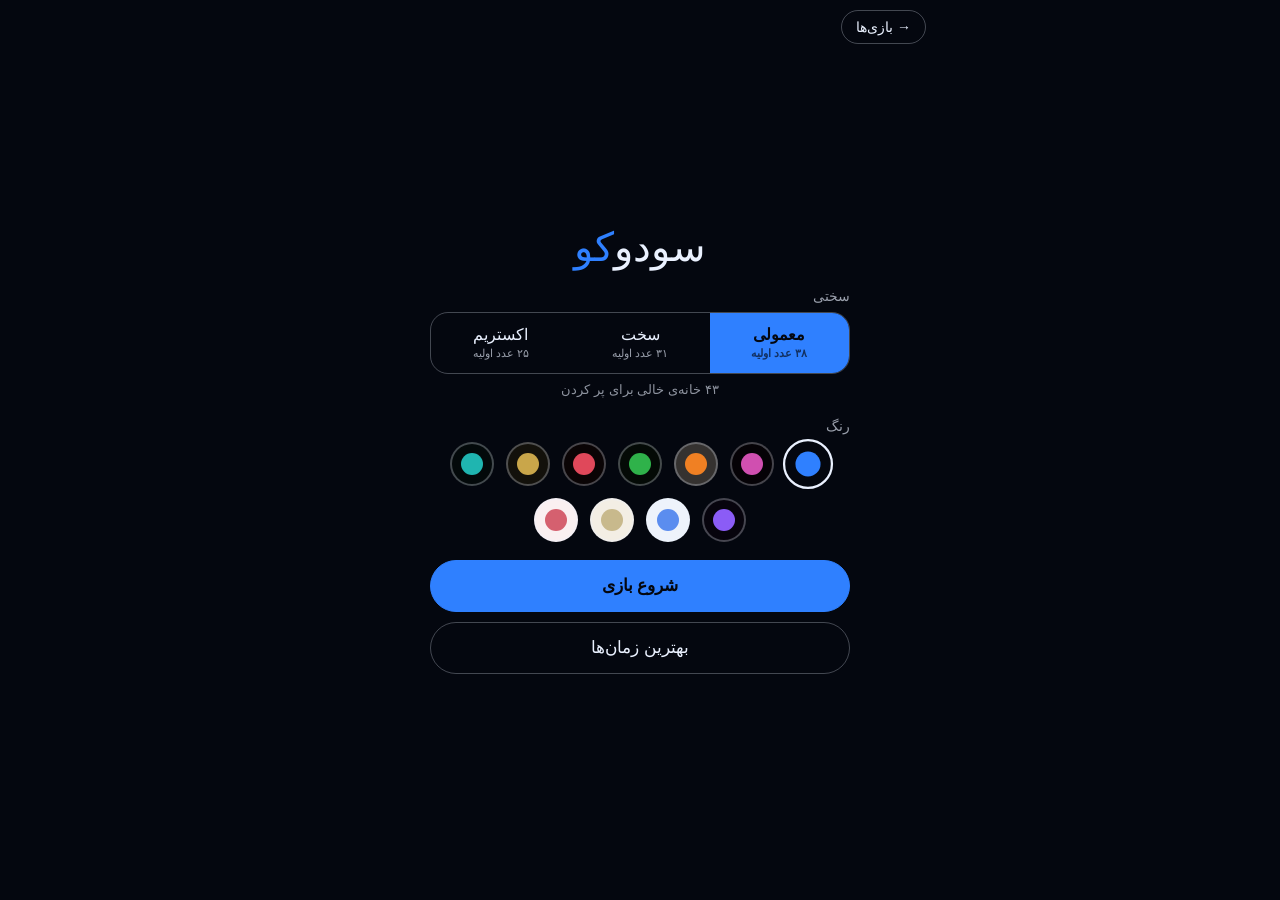
<file: sudoku/index.html>
<!DOCTYPE html>
<html lang="fa" dir="rtl">
<head>
<meta charset="UTF-8">
<meta name="viewport" content="width=device-width, initial-scale=1, maximum-scale=1, user-scalable=no, viewport-fit=cover">
<meta name="theme-color" id="tc" content="#04070f">
<title>سودوکو</title>
<style>
:root{--bg:#04070f;--tile:#2f80ff;--fg:#eaf1ff;--line:rgba(234,241,255,.28);--line2:rgba(234,241,255,.7);--bs:340px}
*{box-sizing:border-box;-webkit-tap-highlight-color:transparent;-webkit-touch-callout:none}
html,body{height:100%;margin:0;overflow:hidden;overscroll-behavior:none;touch-action:none;user-select:none;-webkit-user-select:none;
  background:var(--bg);color:var(--fg);font-family:Vazirmatn,Tahoma,Roboto,"Segoe UI",Arial,sans-serif;font-weight:400;transition:background .4s,color .4s}
.screen{position:fixed;inset:0;display:flex;flex-direction:column;max-width:600px;margin:0 auto;padding:max(8px,env(safe-area-inset-top)) 14px max(10px,env(safe-area-inset-bottom));animation:pageIn .45s}
.hidden{display:none!important}
button{font:inherit;color:inherit;cursor:pointer}
.ico{width:44px;height:44px;border-radius:50%;border:0;background:transparent;color:var(--fg);display:flex;align-items:center;justify-content:center;text-decoration:none;transition:background .2s,transform .15s}
.ico:active{transform:scale(.88);background:var(--line)}
.ico svg{width:24px;height:24px;fill:none;stroke:currentColor;stroke-width:2;stroke-linecap:round;stroke-linejoin:round}
.pill{height:52px;border-radius:40px;border:1.5px solid var(--line);background:transparent;color:var(--fg);font-size:17px;transition:background .2s,transform .12s;padding:0 22px}
.pill:active{transform:scale(.97);background:var(--line)}
.pill.primary{background:var(--tile);color:var(--bg);border-color:var(--tile);font-weight:600}
/* ---- menu ---- */
#menu{overflow-y:auto;touch-action:pan-y}
.wrap{margin:auto;width:100%;max-width:420px;display:flex;flex-direction:column;gap:18px;padding:14px 0}
.wrap h1{margin:0;text-align:center;font-size:40px;font-weight:300;animation:drop .6s cubic-bezier(.2,1.5,.4,1)}
.wrap h1 b{color:var(--tile);font-weight:500}
.grp{display:flex;flex-direction:column;gap:8px;animation:fadeUp .5s backwards}
.grp:nth-child(2){animation-delay:.08s}.grp:nth-child(3){animation-delay:.16s}
.grp label{font-size:14px;opacity:.65}
.seg{display:flex;border:1.5px solid var(--line);border-radius:18px;overflow:hidden}
.seg button{flex:1;border:0;background:transparent;padding:12px 4px;font-size:16px;transition:background .25s,color .25s;line-height:1.3}
.seg button small{display:block;font-size:11px;opacity:.65}
.seg button.on{background:var(--tile);color:var(--bg);font-weight:600}
.note{font-size:13px;opacity:.6;text-align:center;min-height:18px}
.colors{display:flex;flex-wrap:wrap;gap:12px;justify-content:center}
.dot{width:44px;height:44px;border-radius:50%;border:2px solid var(--line);position:relative;padding:0;transition:transform .2s;animation:dotIn .35s backwards}
.dot::after{content:"";position:absolute;inset:9px;border-radius:50%;background:var(--c)}
.dot.sel{border-color:var(--fg);transform:scale(1.14)}
.dot:active{transform:scale(.88)}
.btns{display:flex;flex-direction:column;gap:10px;animation:fadeUp .5s .32s backwards}
.topback{position:absolute;top:max(10px,env(safe-area-inset-top));right:14px;z-index:5;color:var(--fg);font-size:14px;text-decoration:none;border:1.5px solid var(--line);border-radius:20px;padding:8px 14px;animation:fadeUp .5s .1s backwards}
.link{text-align:center;color:var(--fg);opacity:.55;font-size:14px;text-decoration:none;padding:6px}
/* ---- records ---- */
.rhead{display:flex;align-items:center;gap:6px;height:56px;flex:0 0 auto}
.rhead h2{margin:0;font-size:22px;font-weight:400}
.chips{display:flex;gap:8px;flex:0 0 auto;margin:4px 0 12px}
.chip{flex:1;border:1.5px solid var(--line);background:transparent;border-radius:30px;padding:8px 4px;font-size:14px;transition:all .2s}
.chip.on{background:var(--tile);color:var(--bg);border-color:var(--tile);font-weight:600}
.tbl{flex:1;overflow-y:auto;touch-action:pan-y}
table{width:100%;border-collapse:collapse;font-size:15px}
th{font-size:13px;opacity:.6;font-weight:400;text-align:start;padding:6px 8px;position:sticky;top:0;background:var(--bg)}
td{padding:11px 8px;border-top:1px solid var(--line)}
tr.hi td{background:rgba(127,127,127,.16);color:var(--tile);font-weight:600}
.empty{text-align:center;opacity:.55;padding:40px 10px}
/* ---- game ---- */
#game header{display:flex;align-items:center;justify-content:space-between;height:52px;flex:0 0 auto}
#timer{font-size:17px;direction:ltr}
.info{display:flex;justify-content:space-between;font-size:14px;opacity:.8;padding:0 6px 8px;flex:0 0 auto}
.info b{font-weight:600;color:var(--tile)}
main{flex:1 1 auto;min-height:0;display:flex;align-items:center;justify-content:center}
.board{width:var(--bs);height:var(--bs);display:grid;grid-template-columns:repeat(9,1fr);grid-template-rows:repeat(9,1fr);direction:ltr;border:2px solid var(--line2);border-radius:10px;overflow:hidden;animation:boardIn .5s cubic-bezier(.2,1.2,.4,1)}
.c{position:relative;display:flex;align-items:center;justify-content:center;border-right:1px solid var(--line);border-bottom:1px solid var(--line);font-size:calc(var(--bs)/9*.58);font-weight:600;
  color:var(--fg);transition:background .15s,color .15s}
.c.cr{border-right:2px solid var(--line2)}.c.cb{border-bottom:2px solid var(--line2)}
.c:nth-child(9n){border-right:0}.c:nth-last-child(-n+9){border-bottom:0}
.c.user{color:var(--tile);font-weight:500}
.c.hl{background:rgba(127,127,127,.13)}
.c.same{background:color-mix(in srgb,var(--tile) 30%,transparent)}
.c.sel{background:var(--tile);color:var(--fg)}
.c.err{color:#ff4d5e}
.c.sel.err{color:#fff;background:#ff4d5e}
.c .v{animation:none}.c .v.pop{animation:pop .25s}
.c .n{position:absolute;inset:1px;display:grid;grid-template-columns:repeat(3,1fr);grid-template-rows:repeat(3,1fr);font-size:calc(var(--bs)/9*.24);font-weight:400;opacity:.85;pointer-events:none}
.c .n i{font-style:normal;display:flex;align-items:center;justify-content:center;line-height:1}
.c.sel .n{opacity:1}
.c.win{animation:winWave .7s backwards}
.pad{display:flex;gap:6px;flex:0 0 auto;direction:ltr;padding:10px 0 8px}
.pad button{flex:1;height:54px;border:1.5px solid var(--line);border-radius:14px;background:transparent;font-size:24px;font-weight:500;position:relative;transition:background .15s,transform .1s,opacity .2s}
.pad button small{position:absolute;bottom:3px;right:0;left:0;text-align:center;font-size:10px;opacity:.55;font-weight:400}
.pad button:active{transform:scale(.92);background:var(--line)}
.pad button.done{opacity:.25;pointer-events:none}
.tools{display:flex;gap:8px;flex:0 0 auto;padding-bottom:4px}
.tools button{flex:1;height:56px;border:0;background:transparent;display:flex;flex-direction:column;align-items:center;justify-content:center;gap:3px;font-size:12px;border-radius:14px;position:relative;transition:background .2s,color .2s}
.tools button svg{width:24px;height:24px;fill:none;stroke:currentColor;stroke-width:2;stroke-linecap:round;stroke-linejoin:round}
.tools button:active{background:var(--line)}
.tools button.on{background:var(--tile);color:var(--bg)}
.tools button:disabled{opacity:.35}
.tools .bd{position:absolute;top:2px;left:calc(50% + 6px);min-width:17px;height:17px;border-radius:9px;background:var(--tile);color:var(--bg);font-size:11px;line-height:17px;text-align:center;font-weight:600}
canvas#fx{position:fixed;inset:0;width:100%;height:100%;pointer-events:none;z-index:30}
.ov{position:absolute;inset:0;z-index:20;display:flex;align-items:center;justify-content:center;background:rgba(0,0,0,.55);backdrop-filter:blur(4px);animation:fade .3s}
.ov.light{background:rgba(255,255,255,.6)}
.card{width:min(90%,380px);max-height:90%;overflow:auto;background:var(--bg);border:1.5px solid var(--line);border-radius:26px;padding:24px 20px 18px;text-align:center;display:flex;flex-direction:column;gap:12px;box-shadow:0 20px 60px rgba(0,0,0,.5);animation:pop .45s cubic-bezier(.2,1.5,.4,1)}
.card h2{margin:0;font-size:28px;font-weight:600;color:var(--tile)}
.card p{margin:0;font-size:15px;opacity:.85;line-height:1.7;white-space:pre-line}
.card table{font-size:14px}.card td{padding:8px}
@keyframes pageIn{from{opacity:0;transform:translateY(10px)}to{opacity:1;transform:none}}
@keyframes fade{from{opacity:0}to{opacity:1}}
@keyframes pop{from{opacity:0;transform:scale(.6)}to{opacity:1;transform:none}}
@keyframes drop{from{opacity:0;transform:translateY(-24px) scale(.85)}to{opacity:1;transform:none}}
@keyframes fadeUp{from{opacity:0;transform:translateY(18px)}to{opacity:1;transform:none}}
@keyframes dotIn{from{opacity:0;transform:scale(.3)}to{opacity:1;transform:none}}
@keyframes boardIn{from{opacity:0;transform:scale(.9)}to{opacity:1;transform:none}}
@keyframes winWave{0%{transform:scale(1)}40%{transform:scale(1.25);background:var(--tile);color:var(--bg)}100%{transform:scale(1)}}
@keyframes shake{25%{transform:translateX(-4px)}75%{transform:translateX(4px)}}
.c.shake{animation:shake .25s}
@media (prefers-reduced-motion:reduce){*{animation-duration:.01ms!important;transition-duration:.01ms!important}}
</style>
</head>
<body>

<section class="screen" id="menu">
  <a class="topback" href="../">→ بازی‌ها</a>
  <div class="wrap">
    <h1>سودو<b>کو</b></h1>
    <div class="grp"><label>سختی</label><div class="seg" id="segDiff"></div><div class="note" id="diffNote"></div></div>
    <div class="grp"><label>رنگ</label><div class="colors" id="colors"></div></div>
    <div class="btns">
      <button class="pill primary" id="bPlay">شروع بازی</button>
      <button class="pill hidden" id="bResume">ادامه بازی</button>
      <button class="pill" id="bRec">بهترین زمان‌ها</button>
    </div>
  </div>
</section>

<section class="screen hidden" id="rec">
  <div class="rhead"><button class="ico" id="rBack" aria-label="بازگشت"><svg viewBox="0 0 24 24"><path d="M4 12h15M13 5l7 7-7 7"/></svg></button><h2>بهترین زمان‌ها</h2></div>
  <div class="chips" id="rChips"></div>
  <div class="tbl" id="rTable"></div>
  <div class="btns" style="padding-top:10px"><button class="pill" id="rClear">پاک کردن همه زمان‌ها</button></div>
</section>

<section class="screen hidden" id="game">
  <header>
    <button class="ico" id="gBack" aria-label="منو"><svg viewBox="0 0 24 24"><path d="M4 12h15M13 5l7 7-7 7"/></svg></button>
    <div id="timer">۰۰:۰۰</div>
    <button class="ico" id="gRestart" aria-label="تخته‌ی جدید"><svg viewBox="0 0 24 24"><path d="M20 12a8 8 0 1 1-2.5-5.8M20 4v5h-5"/></svg></button>
  </header>
  <div class="info"><span>سختی: <b id="gd"></b></span><span>اشتباه‌ها: <b id="gm">۰</b></span></div>
  <main id="stage"><div class="board" id="board"></div></main>
  <div class="pad" id="pad"></div>
  <div class="tools">
    <button id="tUndo"><svg viewBox="0 0 24 24"><path d="M9 7L4 12l5 5M4 12h10a6 6 0 0 1 0 12h-2" transform="translate(0 -3)"/></svg>برگشت</button>
    <button id="tErase"><svg viewBox="0 0 24 24"><path d="M4 16l8-9 8 8-4 4H8zM9 21h11M8 12l7 7"/></svg>پاک‌کن</button>
    <button id="tNote"><svg viewBox="0 0 24 24"><path d="M4 20l1-5L16 4l4 4L9 19zM14 6l4 4"/></svg>یادداشت</button>
    <button id="tHint"><svg viewBox="0 0 24 24"><path d="M9 18h6M10 21h4M12 3a6 6 0 0 0-3.5 10.9c.6.5 1 1.2 1 2.1h5c0-.9.4-1.6 1-2.1A6 6 0 0 0 12 3z"/></svg>راهنما<span class="bd" id="hBadge">۳</span></button>
  </div>
  <div class="ov hidden" id="ov"><div class="card"><h2 id="ovT"></h2><p id="ovP"></p><div id="ovTable"></div>
    <button class="pill primary" id="ovA">بازی دوباره</button><button class="pill" id="ovB">دیدن تخته</button><button class="pill" id="ovC">منو</button></div></div>
</section>
<canvas id="fx"></canvas>

<script>
(() => {
'use strict';
const $ = id => document.getElementById(id);

/* ================= data ================= */
const THEMES = [
  { n: 'آبی', bg: '#04070f', tile: '#2f80ff', fg: '#eaf1ff' }, { n: 'صورتی', bg: '#050206', tile: '#d04fb0', fg: '#ffffff' },
  { n: 'نارنجی', bg: '#353230', tile: '#f08023', fg: '#ffffff' }, { n: 'سبز', bg: '#040a06', tile: '#2fb24a', fg: '#ecfff0' },
  { n: 'قرمز', bg: '#0a0405', tile: '#e0485a', fg: '#fff0f1' }, { n: 'طلایی', bg: '#13110b', tile: '#c9a64a', fg: '#fff6dc' },
  { n: 'فیروزه‌ای', bg: '#03090a', tile: '#1fb5b0', fg: '#e8ffff' }, { n: 'بنفش', bg: '#07040d', tile: '#8b5cf6', fg: '#f3edff' },
  { n: 'آسمانی', bg: '#eef3fb', tile: '#5b8def', fg: '#1d2a44', light: 1 }, { n: 'شنی', bg: '#f3eee4', tile: '#c8b98c', fg: '#3a352c', light: 1 },
  { n: 'رزی', bg: '#faf0f1', tile: '#d5606f', fg: '#43202a', light: 1 }
];
const DIFFS = [{ n: 'معمولی', g: 38 }, { n: 'سخت', g: 31 }, { n: 'اکستریم', g: 25 }];      // number of given digits
const ld = (k, d) => { const v = localStorage.getItem(k); return v === null ? d : (+v || 0); };
let ti = ld('sd-theme', 0); if (ti < 0 || ti >= THEMES.length) ti = 0;
let di = ld('sd-diff', 0); if (di < 0 || di >= DIFFS.length) di = 0;
let recs = []; try { recs = JSON.parse(localStorage.getItem('sd-records') || '[]') || []; } catch (e) { recs = []; }
const saveRecs = () => localStorage.setItem('sd-records', JSON.stringify(recs.slice(-200)));
const fa = v => String(v).replace(/\d/g, d => '۰۱۲۳۴۵۶۷۸۹'[d]);
const fmt = ms => { const s = Math.floor(ms / 1000); return fa(Math.floor(s / 60)) + ' دقیقه و ' + fa(s % 60) + ' ثانیه'; };
const fmtS = ms => { const s = Math.floor(ms / 1000); return fa(String(Math.floor(s / 60)).padStart(2, '0') + ':' + String(s % 60).padStart(2, '0')); };
const fmtD = ts => { const d = new Date(ts), p = n => String(n).padStart(2, '0'); return fa(p(d.getMonth() + 1) + '/' + p(d.getDate()) + ' ' + p(d.getHours()) + ':' + p(d.getMinutes())); };

/* ================= puzzle generator (unique solution) ================= */
const PC = new Uint8Array(512); for (let i = 1; i < 512; i++) PC[i] = PC[i >> 1] + (i & 1);
const RW = i => (i / 9) | 0, CL = i => i % 9, BX = i => (((i / 27) | 0) * 3) + (((i % 9) / 3) | 0);
function countSolutions(g, limit) {
  const rows = new Array(9).fill(0), cols = new Array(9).fill(0), bxs = new Array(9).fill(0), a = Array.from(g); let n = 0;
  for (let i = 0; i < 81; i++) if (a[i]) { const b = 1 << (a[i] - 1); rows[RW(i)] |= b; cols[CL(i)] |= b; bxs[BX(i)] |= b; }
  (function rec() {
    if (n >= limit) return;
    let bi = -1, bm = 0, bc = 10;
    for (let i = 0; i < 81; i++) if (!a[i]) { const m = ~(rows[RW(i)] | cols[CL(i)] | bxs[BX(i)]) & 511, c = PC[m]; if (c < bc) { bc = c; bi = i; bm = m; if (c <= 1) break; } }
    if (bi < 0) { n++; return; } if (!bc) return;
    for (let d = 0; d < 9; d++) if (bm & (1 << d)) {
      const b = 1 << d; a[bi] = d + 1; rows[RW(bi)] |= b; cols[CL(bi)] |= b; bxs[BX(bi)] |= b; rec(); a[bi] = 0; rows[RW(bi)] &= ~b; cols[CL(bi)] &= ~b; bxs[BX(bi)] &= ~b; if (n >= limit) return;
    }
  })();
  return n;
}
function fullGrid() {
  const a = new Uint8Array(81), rows = new Array(9).fill(0), cols = new Array(9).fill(0), bxs = new Array(9).fill(0);
  (function rec() {
    let bi = -1, bm = 0, bc = 10;
    for (let i = 0; i < 81; i++) if (!a[i]) { const m = ~(rows[RW(i)] | cols[CL(i)] | bxs[BX(i)]) & 511, c = PC[m]; if (c < bc) { bc = c; bi = i; bm = m; if (c <= 1) break; } }
    if (bi < 0) return true; if (!bc) return false;
    const ds = [0, 1, 2, 3, 4, 5, 6, 7, 8].sort(() => Math.random() - .5);
    for (const d of ds) if (bm & (1 << d)) {
      const b = 1 << d; a[bi] = d + 1; rows[RW(bi)] |= b; cols[CL(bi)] |= b; bxs[BX(bi)] |= b;
      if (rec()) return true;
      a[bi] = 0; rows[RW(bi)] &= ~b; cols[CL(bi)] &= ~b; bxs[BX(bi)] &= ~b;
    }
    return false;
  })();
  return a;
}
function makePuzzle(target) {
  const sol = fullGrid(), pz = Uint8Array.from(sol), order = Array.from({ length: 81 }, (_, i) => i).sort(() => Math.random() - .5);
  let givens = 81; const t0 = performance.now();
  for (const i of order) { if (givens <= target || performance.now() - t0 > 900) break; const v = pz[i]; pz[i] = 0; if (countSolutions(pz, 2) !== 1) pz[i] = v; else givens--; }
  return { sol, pz };
}

/* ================= state ================= */
let sol, giv, val, notes, bad, sel = -1, noteMode = false, mistakes = 0, hints = 3, undo = [];
let started = false, over = false, acc = 0, runAt = 0, lastRec = 0, hasGame = false;
const elapsedNow = () => acc + (runAt ? performance.now() - runAt : 0);
const startTimer = () => { if (!runAt) runAt = performance.now(); };
const pauseTimer = () => { if (runAt) { acc += performance.now() - runAt; runAt = 0; } };
const vib = ms => { try { navigator.vibrate && navigator.vibrate(ms); } catch (e) {} };

function newGame() {
  const r = makePuzzle(DIFFS[di].g); sol = r.sol; giv = r.pz; val = Uint8Array.from(r.pz); notes = new Uint16Array(81); bad = new Uint8Array(81);
  sel = -1; noteMode = false; mistakes = 0; hints = 3; undo = []; started = false; over = false; acc = 0; runAt = 0; hasGame = true;
  $('ov').classList.add('hidden'); build(); render(); save(); startTimer(); started = true;
}
function save() {
  if (!hasGame) return;
  try { localStorage.setItem('sd-save', JSON.stringify({ d: di, sol: Array.from(sol), giv: Array.from(giv), val: Array.from(val), notes: Array.from(notes), bad: Array.from(bad), mistakes, hints, t: Math.round(elapsedNow()), over })); } catch (e) {}
}
function loadSave() {
  try {
    const s = JSON.parse(localStorage.getItem('sd-save') || 'null'); if (!s || s.over || !s.sol || s.sol.length !== 81) return false;
    di = s.d; sol = Uint8Array.from(s.sol); giv = Uint8Array.from(s.giv); val = Uint8Array.from(s.val); notes = Uint16Array.from(s.notes); bad = Uint8Array.from(s.bad || new Array(81).fill(0));
    mistakes = s.mistakes || 0; hints = s.hints == null ? 3 : s.hints; acc = s.t || 0; runAt = 0; started = true; over = false; hasGame = true; undo = []; sel = -1; noteMode = false;
    return true;
  } catch (e) { return false; }
}

/* ================= board / pad ================= */
const cells = [];
function build() {
  const b = $('board'); b.innerHTML = ''; cells.length = 0;
  for (let i = 0; i < 81; i++) {
    const c = document.createElement('div'); c.className = 'c' + (CL(i) % 3 === 2 && CL(i) < 8 ? ' cr' : '') + (RW(i) % 3 === 2 && RW(i) < 8 ? ' cb' : '');
    c.dataset.i = i; c.innerHTML = '<span class="v"></span><span class="n"></span>'; b.appendChild(c); cells.push(c);
  }
}
$('board').addEventListener('pointerdown', e => { const c = e.target.closest('.c'); if (!c || over) return; sel = +c.dataset.i; render(); vib(5); });
const pad = $('pad'); for (let d = 1; d <= 9; d++) { const b = document.createElement('button'); b.dataset.d = d; b.innerHTML = d + '<small></small>'; b.onclick = () => input(d); pad.appendChild(b); }

function render() {
  const sd = sel >= 0 && val[sel] ? val[sel] : 0, sr = sel >= 0 ? RW(sel) : -1, sc = sel >= 0 ? CL(sel) : -1, sb = sel >= 0 ? BX(sel) : -1;
  for (let i = 0; i < 81; i++) {
    const c = cells[i], v = val[i], k = c.className.replace(/ (user|hl|same|sel|err)\b/g, '');
    let cls = k; if (!giv[i] && v) cls += ' user'; if (bad[i] && v) cls += ' err';
    if (sel >= 0) { if (i === sel) cls += ' sel'; else { if (RW(i) === sr || CL(i) === sc || BX(i) === sb) cls += ' hl'; if (sd && v === sd) cls += ' same'; } }
    c.className = cls;
    const vs = c.firstChild; vs.textContent = v || '';
    const ns = c.lastChild; if (!v && notes[i]) { let h = ''; for (let d = 1; d <= 9; d++) h += '<i>' + ((notes[i] >> (d - 1)) & 1 ? d : '') + '</i>'; ns.innerHTML = h; } else ns.innerHTML = '';
  }
  const cnt = new Array(10).fill(0); for (let i = 0; i < 81; i++) if (val[i] && val[i] === sol[i]) cnt[val[i]]++;
  pad.querySelectorAll('button').forEach(b => { const d = +b.dataset.d, left = 9 - cnt[d]; b.classList.toggle('done', left <= 0); b.lastChild.textContent = left > 0 ? fa(left) : ''; });
  $('gm').textContent = fa(mistakes); $('gd').textContent = DIFFS[di].n; $('hBadge').textContent = fa(hints); $('tHint').disabled = hints <= 0 || over;
  $('tNote').classList.toggle('on', noteMode);
}
function pushUndo(i) { undo.push({ i, v: val[i], n: notes[i], b: bad[i] }); if (undo.length > 200) undo.shift(); }
function input(d) {
  if (over || sel < 0 || giv[sel]) return;
  if (noteMode) { if (val[sel]) return; pushUndo(sel); notes[sel] ^= 1 << (d - 1); render(); save(); return; }
  if (val[sel] === d && !bad[sel]) return;
  pushUndo(sel); val[sel] = d; notes[sel] = 0; bad[sel] = d !== sol[sel] ? 1 : 0;
  const v = cells[sel].firstChild; v.classList.remove('pop'); void v.offsetWidth; v.classList.add('pop');
  if (bad[sel]) { mistakes++; vib(40); const c = cells[sel]; c.classList.remove('shake'); void c.offsetWidth; c.classList.add('shake'); }
  else { for (let i = 0; i < 81; i++) if (i !== sel && !val[i] && (RW(i) === RW(sel) || CL(i) === CL(sel) || BX(i) === BX(sel))) notes[i] &= ~(1 << (d - 1)); vib(8); }
  render(); save(); checkWin();
}
function erase() { if (over || sel < 0 || giv[sel] || (!val[sel] && !notes[sel])) return; pushUndo(sel); val[sel] = 0; notes[sel] = 0; bad[sel] = 0; render(); save(); }
function doUndo() { if (over || !undo.length) return; const u = undo.pop(); val[u.i] = u.v; notes[u.i] = u.n; bad[u.i] = u.b; sel = u.i; render(); save(); }
function hint() {
  if (over || hints <= 0) return; let i = sel;
  if (i < 0 || giv[i] || (val[i] && !bad[i])) { const c = []; for (let k = 0; k < 81; k++) if (!giv[k] && (!val[k] || bad[k])) c.push(k); if (!c.length) return; i = c[Math.floor(Math.random() * c.length)]; }
  pushUndo(i); sel = i; val[i] = sol[i]; notes[i] = 0; bad[i] = 0; hints--; const v = cells[i].firstChild; v.classList.remove('pop'); void v.offsetWidth; v.classList.add('pop');
  render(); save(); checkWin();
}
function checkWin() {
  for (let i = 0; i < 81; i++) if (val[i] !== sol[i]) return;
  over = true; pauseTimer(); sel = -1; render(); vib([30, 30, 30, 90]);
  lastRec = Date.now(); recs.push({ id: lastRec, d: di, t: Math.round(acc), ts: lastRec }); saveRecs(); save(); localStorage.removeItem('sd-save'); hasGame = false;
  cells.forEach((c, i) => { c.style.animationDelay = ((RW(i) + CL(i)) * 45) + 'ms'; c.classList.add('win'); });
  confetti(); setTimeout(() => { cells.forEach(c => { c.classList.remove('win'); c.style.animationDelay = ''; }); }, 1600);
  setTimeout(() => showOv('آفرین! حل شد', DIFFS[di].n + ' · ' + fmt(acc) + (mistakes ? '\nاشتباه‌ها: ' + fa(mistakes) : '\nبدون اشتباه!'), lastRec), 1100);
}
$('tUndo').onclick = doUndo; $('tErase').onclick = erase; $('tHint').onclick = hint;
$('tNote').onclick = () => { noteMode = !noteMode; render(); };
document.addEventListener('keydown', e => {
  if ($('game').classList.contains('hidden') || over) return;
  if (e.key >= '1' && e.key <= '9') input(+e.key);
  else if (e.key === 'Backspace' || e.key === 'Delete' || e.key === '0') erase();
  else if (e.key === 'n' || e.key === 'N') { noteMode = !noteMode; render(); }
  else if ((e.ctrlKey || e.metaKey) && (e.key === 'z' || e.key === 'Z')) doUndo();
  else if (e.key.startsWith('Arrow')) { e.preventDefault(); if (sel < 0) sel = 40; else { const r = RW(sel), c = CL(sel); const nr = Math.max(0, Math.min(8, r + (e.key === 'ArrowDown' ? 1 : e.key === 'ArrowUp' ? -1 : 0))), nc = Math.max(0, Math.min(8, c + (e.key === 'ArrowRight' ? 1 : e.key === 'ArrowLeft' ? -1 : 0))); sel = nr * 9 + nc; } render(); }
});

/* ================= screens / tables ================= */
function show(name) {
  ['menu', 'rec', 'game'].forEach(s => $(s).classList.toggle('hidden', s !== name));
  if (name === 'game') { fit(); if (hasGame && !over) startTimer(); } else { pauseTimer(); if (hasGame) save(); }
  if (name === 'menu') refreshMenu(); if (name === 'rec') renderRec();
}
const bestOf = d => recs.filter(r => r.d === d).reduce((m, r) => Math.min(m, r.t), Infinity);
function tableHTML(list, hi) {
  if (!list.length) return '<div class="empty">هنوز بازی تمام‌شده‌ای نداری.<br>یک جدول را کامل حل کن تا زمانت ثبت شود.</div>';
  const best = DIFFS.map((_, d) => bestOf(d));
  return '<table><thead><tr><th>سختی</th><th>زمان</th><th>تاریخ</th></tr></thead><tbody>' +
    list.map(r => `<tr class="${r.id === hi ? 'hi' : ''}"><td>${DIFFS[r.d].n}</td><td>${fmt(r.t)}${r.t === best[r.d] ? ' ★' : ''}</td><td>${fmtD(r.ts)}</td></tr>`).join('') + '</tbody></table>';
}
let rf = -1;
function renderRec() {
  $('rChips').innerHTML = ['همه', ...DIFFS.map(d => d.n)].map((n, k) => `<button class="chip ${k - 1 === rf ? 'on' : ''}" data-f="${k - 1}">${n}</button>`).join('');
  $('rChips').querySelectorAll('.chip').forEach(b => b.onclick = () => { rf = +b.dataset.f; renderRec(); });
  $('rTable').innerHTML = tableHTML(recs.filter(r => rf < 0 || r.d === rf).slice().reverse().slice(0, 100), 0);
}
function showOv(title, p, hi) {
  $('ovT').textContent = title; $('ovP').textContent = p;
  $('ovTable').innerHTML = '<div class="tbl" style="max-height:200px">' + tableHTML(recs.filter(r => r.d === di).slice().reverse().slice(0, 5), hi) + '</div>';
  $('ov').classList.remove('hidden');
}
setInterval(() => { if (!$('game').classList.contains('hidden')) $('timer').textContent = fmtS(elapsedNow()); }, 250);
function refreshMenu() {
  $('segDiff').innerHTML = DIFFS.map((d, k) => `<button data-v="${k}" class="${k === di ? 'on' : ''}">${d.n}<small>${fa(d.g)} عدد اولیه</small></button>`).join('');
  $('segDiff').querySelectorAll('button').forEach(b => b.onclick = () => { di = +b.dataset.v; localStorage.setItem('sd-diff', di); refreshMenu(); });
  $('diffNote').textContent = fa(81 - DIFFS[di].g) + ' خانه‌ی خالی برای پر کردن';
  $('bResume').classList.toggle('hidden', !(hasGame && !over));
  document.querySelectorAll('#colors .dot').forEach((x, k) => x.classList.toggle('sel', k === ti));
}
THEMES.forEach((th, k) => {
  const d = document.createElement('button'); d.className = 'dot'; d.style.setProperty('--c', th.tile); d.style.background = th.bg; d.style.animationDelay = (k * 35 + 200) + 'ms'; d.setAttribute('aria-label', th.n);
  d.onclick = () => { ti = k; localStorage.setItem('sd-theme', ti); applyTheme(); refreshMenu(); }; $('colors').appendChild(d);
});
function applyTheme() {
  const th = THEMES[ti], st = document.documentElement.style, rgb = [1, 3, 5].map(k => parseInt(th.fg.slice(k, k + 2), 16)).join(',');
  st.setProperty('--bg', th.bg); st.setProperty('--tile', th.tile); st.setProperty('--fg', th.fg); st.setProperty('--line', `rgba(${rgb},.28)`); st.setProperty('--line2', `rgba(${rgb},.7)`);
  $('tc').setAttribute('content', th.bg); $('ov').classList.toggle('light', !!th.light);
}
function fit() { const r = $('stage').getBoundingClientRect(); if (!r.width) return; document.documentElement.style.setProperty('--bs', Math.floor(Math.min(r.width, r.height - 4, 520)) + 'px'); }
window.addEventListener('resize', fit);

/* ================= confetti ================= */
const fxc = $('fx'), fg = fxc.getContext('2d'); const parts = []; let fxRaf = 0;
function confetti() {
  fxc.width = innerWidth; fxc.height = innerHeight; const th = THEMES[ti], cols = [th.tile, th.fg, '#ffd54a', '#4fa0ff', '#ff5c70', '#5ee08a'];
  for (let k = 0; k < 120; k++) parts.push({ x: innerWidth * Math.random(), y: -10 - Math.random() * innerHeight * .4, vx: (Math.random() - .5) * 140, vy: 60 + Math.random() * 160, r: Math.random() * 6, vr: (Math.random() - .5) * 12, s: 6 + Math.random() * 8, c: cols[k % cols.length], life: 3 + Math.random() * 1.5 });
  if (!fxRaf) fxRaf = requestAnimationFrame(fxLoop);
}
function fxLoop() {
  fg.clearRect(0, 0, fxc.width, fxc.height);
  for (let k = parts.length - 1; k >= 0; k--) { const q = parts[k]; q.vy += 8; q.x += q.vx * .016; q.y += q.vy * .016; q.r += q.vr * .016; q.life -= .016; if (q.life <= 0 || q.y > fxc.height + 20) { parts.splice(k, 1); continue; }
    fg.save(); fg.globalAlpha = Math.min(1, q.life); fg.translate(q.x, q.y); fg.rotate(q.r); fg.fillStyle = q.c; fg.fillRect(-q.s / 2, -q.s / 4, q.s, q.s / 2); fg.restore(); }
  fxRaf = parts.length ? requestAnimationFrame(fxLoop) : 0;
}

/* ================= buttons ================= */
$('bPlay').onclick = () => { newGame(); show('game'); };
$('bResume').onclick = () => show('game');
$('bRec').onclick = () => show('rec'); $('rBack').onclick = () => show('menu');
$('rClear').onclick = () => { if (recs.length && confirm('همه‌ی زمان‌های ذخیره‌شده پاک شوند؟')) { recs = []; saveRecs(); renderRec(); } };
$('gBack').onclick = () => show('menu'); $('gRestart').onclick = newGame;
$('ovA').onclick = newGame; $('ovB').onclick = () => $('ov').classList.add('hidden'); $('ovC').onclick = () => show('menu');
document.addEventListener('visibilitychange', () => { if (document.hidden) { pauseTimer(); save(); } else if (!$('game').classList.contains('hidden') && hasGame && !over) startTimer(); });

applyTheme(); build();
if (loadSave()) { render(); } else { val = new Uint8Array(81); giv = new Uint8Array(81); sol = new Uint8Array(81); notes = new Uint16Array(81); bad = new Uint8Array(81); }
show('menu');
window.__sd = { newGame, show, input, st: () => ({ sol: Array.from(sol), giv: Array.from(giv), val: Array.from(val), over, mistakes, hints, di }), select: i => { sel = i; render(); }, hint, doUndo, setDiff: v => { di = v; }, recs: () => recs, count: countSolutions, gen: makePuzzle };
})();
</script>
</body>
</html>
</file>
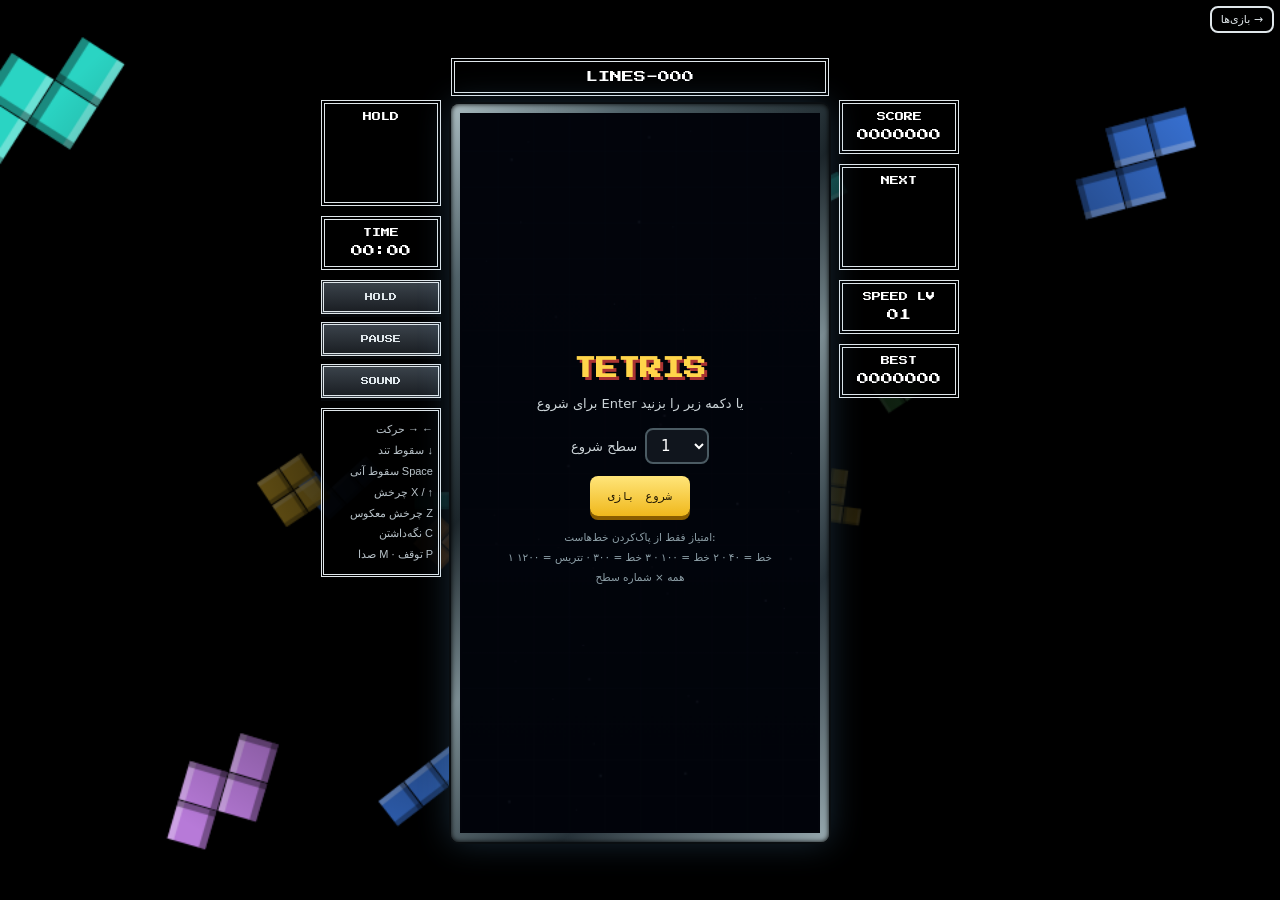
<file: tetris/index.html>
<!DOCTYPE html>
<html lang="fa" dir="rtl">
<head>
<meta charset="UTF-8">
<meta name="viewport" content="width=device-width, initial-scale=1, maximum-scale=1, user-scalable=no, viewport-fit=cover">
<meta name="theme-color" content="#000000">
<title>تتریس</title>
<link rel="preconnect" href="https://fonts.googleapis.com">
<link rel="preconnect" href="https://fonts.gstatic.com" crossorigin>
<link href="https://fonts.googleapis.com/css2?family=Press+Start+2P&display=swap" rel="stylesheet">
<link rel="stylesheet" href="style.css">
</head>
<body>
<a class="back" href="../">→ بازی‌ها</a>
<canvas id="bg"></canvas>
<div class="vignette"></div>

<div class="app" dir="ltr">
  <div class="stage">
    <aside class="col">
      <div class="box"><h3>HOLD</h3><canvas id="hold" width="80" height="64"></canvas></div>
      <div class="box"><h3>TIME</h3><div id="time" class="val">00:00</div></div>
      <div class="pills">
        <button id="bHold" class="pill">HOLD</button>
        <button id="bPause" class="pill">PAUSE</button>
        <button id="bSound" class="pill">SOUND</button>
      </div>
      <div class="box help">
        ← → حرکت<br>↓ سقوط تند<br>Space سقوط آنی<br>↑ / X چرخش<br>Z چرخش معکوس<br>C نگه‌داشتن<br>P توقف · M صدا
      </div>
    </aside>

    <div class="center">
      <div class="banner" id="lines">LINES-000</div>
      <div class="frame" id="frame">
        <canvas id="board" width="300" height="600"></canvas>
        <div id="toast" class="toast"></div>
        <div id="overlay" class="overlay">
          <h1 id="ovTitle">TETRIS</h1>
          <p id="ovText"></p>
          <label id="lvWrap" class="lv">سطح شروع
            <select id="startLevel"></select>
          </label>
          <button id="startBtn" class="go">شروع بازی</button>
          <p id="ovRules" class="rules">امتیاز فقط از پاک‌کردن خط‌هاست:<br>۱ خط = ۴۰ · ۲ خط = ۱۰۰ · ۳ خط = ۳۰۰ · تتریس = ۱۲۰۰<br>همه × شماره سطح</p>
        </div>
      </div>
    </div>

    <aside class="col">
      <div class="box"><h3>SCORE</h3><div id="score" class="val">0000000</div></div>
      <div class="box"><h3>NEXT</h3><canvas id="next" width="80" height="64"></canvas></div>
      <div class="box"><h3>SPEED LV</h3><div id="level" class="val">01</div></div>
      <div class="box"><h3>BEST</h3><div id="best" class="val">0000000</div></div>
    </aside>
  </div>

  <div class="controls">
    <div class="abtns">
      <button id="bFast" class="abtn" aria-label="سقوط تند"><svg class="ic" viewBox="0 0 24 24" aria-hidden="true"><path d="M5.5 4.5l6.5 6.5 6.5-6.5M5.5 12.5l6.5 6.5 6.5-6.5" fill="none" stroke="currentColor" stroke-width="3" stroke-linecap="round" stroke-linejoin="round"/></svg><span class="cap">سریع</span></button>
      <button id="bRot" class="abtn" aria-label="چرخش"><svg class="ic" viewBox="0 0 24 24" aria-hidden="true"><path d="M12 4a8 8 0 1 0 7.5 5.2" fill="none" stroke="currentColor" stroke-width="2.8" stroke-linecap="round"/><path d="M19.5 3.2l4 7.2h-8z" fill="currentColor"/></svg><span class="cap">چرخش</span></button>
    </div>
    <div id="dpad" class="dpad" aria-label="جهت‌ها">
      <i class="u"></i><i class="d"></i><i class="l"></i><i class="r"></i><i class="c"></i>
    </div>
  </div>
</div>
<script src="game.js"></script>
</body>
</html>
</file>
<file: tetris/style.css>
:root{--bw:300px;--colw:120px;--pix:'Press Start 2P','Courier New',monospace}
*{box-sizing:border-box;-webkit-tap-highlight-color:transparent;-webkit-touch-callout:none}
html,body{height:100%;margin:0;background:#000;color:#fff;overflow:hidden;overscroll-behavior:none;
  user-select:none;-webkit-user-select:none;font-family:Tahoma,system-ui,sans-serif}
#bg{position:fixed;inset:0;width:100%;height:100%;z-index:0}
.vignette{position:fixed;inset:0;z-index:1;pointer-events:none;
  background:radial-gradient(ellipse at 50% 45%,rgba(0,0,0,.94) 0,rgba(0,0,0,.8) 28%,rgba(0,0,0,0) 78%)}
.app{position:relative;z-index:2;height:100vh;height:100dvh;display:flex;flex-direction:column;
  align-items:center;justify-content:center;gap:10px;padding:max(6px,env(safe-area-inset-top)) 6px max(6px,env(safe-area-inset-bottom))}
.stage{display:flex;gap:10px;align-items:flex-start;justify-content:center}
.col{display:flex;flex-direction:column;gap:10px;width:var(--colw);padding-top:42px}
.center{display:flex;flex-direction:column}

/* HUD boxes (pixel style, double border like the reference) */
.box,.banner{background:rgba(0,0,0,.86);border:4px double #dfe6ea;text-align:center;font-family:var(--pix)}
.box{padding:8px 5px 9px}
.box h3{margin:0 0 8px;font-size:9px;font-weight:400;color:#fff}
.val{font-size:12px;color:#fff;letter-spacing:0}
.box canvas{display:block;margin:0 auto;width:100%;max-width:80px;height:auto}
.help{font-family:Tahoma,sans-serif;font-size:11px;line-height:1.9;text-align:right;direction:rtl;color:#b8c2c8;border-width:3px}
.banner{font-size:12px;padding:9px 6px;margin-bottom:8px}

/* metallic frame */
.frame{position:relative;padding:9px;border-radius:8px;
  background:linear-gradient(135deg,#a9bbc0 0%,#51636a 16%,#1c262b 38%,#7a8c92 54%,#27333a 76%,#98aab0 100%);
  box-shadow:0 0 0 2px #0a0e11,0 0 34px rgba(110,190,255,.22),inset 0 0 5px #000}
#board{display:block;width:var(--bw);height:auto;aspect-ratio:1/2;background:#04060d;border:2px solid #0a0e11}
.frame.shake{animation:shake .45s}
@keyframes shake{10%,90%{transform:translate(-2px,0)}20%,80%{transform:translate(3px,1px)}30%,50%,70%{transform:translate(-4px,-1px)}40%,60%{transform:translate(4px,1px)}}

.toast{position:absolute;left:0;right:0;top:34%;text-align:center;font-family:var(--pix);font-size:12px;line-height:1.9;
  color:#fff;text-shadow:2px 2px 0 #000;white-space:pre;pointer-events:none;opacity:0;z-index:4}
.toast.big{font-size:17px;color:#ffe45c;text-shadow:3px 3px 0 #b3261e,0 0 18px rgba(255,220,80,.7)}
.toast.show{animation:toast 1.5s ease-out}
@keyframes toast{0%{opacity:0;transform:translateY(14px) scale(.8)}12%{opacity:1;transform:translateY(0) scale(1)}70%{opacity:1}100%{opacity:0;transform:translateY(-22px)}}

.overlay{position:absolute;inset:9px;background:rgba(2,4,10,.9);display:flex;flex-direction:column;align-items:center;
  justify-content:center;gap:12px;text-align:center;padding:12px;z-index:5}
.overlay.hidden{display:none}
.overlay h1{font-family:var(--pix);font-size:22px;margin:0;color:#ffd54a;text-shadow:3px 3px 0 #a33}
.overlay p{margin:0;font-size:13px;line-height:1.9;color:#cdd5d9}
.overlay .rules{font-size:10.5px;color:#8ea0a8}
.lv{font-size:13px;color:#cdd5d9;display:flex;align-items:center;gap:8px}
select{font:inherit;font-size:15px;padding:6px 10px;border-radius:8px;background:#10151d;color:#fff;border:2px solid #4b5b63}
.go{font-family:var(--pix);font-size:11px;color:#1a1200;background:linear-gradient(#ffe57a,#f0b81c);border:0;border-radius:8px;
  padding:13px 18px;box-shadow:0 4px 0 #8a5d00;cursor:pointer}
.go:active{transform:translateY(3px);box-shadow:0 1px 0 #8a5d00}

/* touch controls */
.controls{display:none;width:100%;max-width:480px;justify-content:space-between;align-items:center;padding:0 8px;touch-action:none;flex:0 0 auto}
.abtns{position:relative;width:142px;height:122px}
.abtn{position:absolute;width:72px;height:72px;border-radius:50%;padding:0;color:#fff;touch-action:none;
  display:flex;flex-direction:column;align-items:center;justify-content:center;gap:4px;line-height:1;overflow:hidden;
  background:radial-gradient(circle at 35% 28%,#3b444c,#171b20 62%,#0b0d10);border:4px double #dfe6ea;
  box-shadow:0 5px 0 #05070a,0 8px 14px rgba(0,0,0,.65),inset 0 2px 3px rgba(255,255,255,.18)}
.abtn .ic{width:19px;height:19px;flex:0 0 auto}
.abtn .cap{font-family:Tahoma,sans-serif;font-size:9px;font-weight:700;line-height:1;color:#ffd54a;white-space:nowrap}
.abtn.pressed{transform:translateY(4px);color:#ffd54a;box-shadow:0 1px 0 #05070a,0 0 16px rgba(255,213,74,.55),inset 0 0 8px rgba(255,213,74,.25)}
#bFast{left:0;bottom:0}
#bRot{right:0;top:0}
.pills{display:flex;flex-direction:column;gap:8px}
.pill{font-family:var(--pix);font-size:8px;color:#dfe6ea;width:100%;padding:10px 4px;background:linear-gradient(#3a424a,#1b1f24);
  border:3px double #dfe6ea;box-shadow:0 3px 0 #05070a;touch-action:none;cursor:pointer}
.pill.pressed{transform:translateY(3px);box-shadow:none;color:#ffd54a}
.dpad{position:relative;width:144px;height:144px;touch-action:none}
.dpad::before,.dpad::after{content:"";position:absolute;border-radius:7px;
  background:linear-gradient(#41474d,#1b1e21);box-shadow:inset 0 2px 2px rgba(255,255,255,.22),0 5px 9px rgba(0,0,0,.7)}
.dpad::before{left:0;right:0;top:calc(50% - 23px);height:46px}
.dpad::after{top:0;bottom:0;left:calc(50% - 23px);width:46px}
.dpad i{position:absolute;width:0;height:0;border:10px solid transparent;z-index:2;pointer-events:none}
.dpad .u{top:9px;left:calc(50% - 10px);border-top-width:0;border-bottom-color:#8c969c}
.dpad .d{bottom:9px;left:calc(50% - 10px);border-bottom-width:0;border-top-color:#8c969c}
.dpad .l{left:9px;top:calc(50% - 10px);border-left-width:0;border-right-color:#8c969c}
.dpad .r{right:9px;top:calc(50% - 10px);border-right-width:0;border-left-color:#8c969c}
.dpad .c{width:30px;height:30px;border:0;border-radius:50%;left:calc(50% - 15px);top:calc(50% - 15px);
  background:radial-gradient(circle at 40% 35%,#2b2f34,#14171a);box-shadow:inset 0 2px 4px #000}
.dpad.on-up .u{border-bottom-color:#fff}.dpad.on-down .d{border-top-color:#fff}
.dpad.on-left .l{border-right-color:#fff}.dpad.on-right .r{border-left-color:#fff}

@media (pointer:coarse),(max-width:700px){.controls{display:flex}}
@media (max-width:700px){
  .app{gap:8px}.stage{gap:6px}.col{gap:7px;padding-top:34px}
  .box{padding:6px 3px 7px;border-width:3px}.box h3{font-size:7px;margin-bottom:6px}.val{font-size:8px}
  .banner{font-size:9px;padding:7px 4px;border-width:3px;margin-bottom:6px}
  .pill{font-size:6.5px;padding:8px 2px;border-width:3px}
  .help{display:none}.toast{font-size:9px}.toast.big{font-size:12px}
  .overlay h1{font-size:15px}.overlay p{font-size:11px}.overlay .rules{font-size:9.5px}.go{font-size:9px;padding:11px 14px}
}

.back{position:fixed;top:max(6px,env(safe-area-inset-top));right:6px;left:auto;z-index:30;font-size:11px;color:#dfe6ea;text-decoration:none;
  background:rgba(0,0,0,.6);border:2px solid #dfe6ea;border-radius:8px;padding:5px 9px}

/* ===== animations ===== */
@keyframes ovin{from{opacity:0;transform:scale(1.08)}to{opacity:1;transform:none}}
@keyframes glowt{50%{text-shadow:3px 3px 0 #a33,0 0 22px rgba(255,213,74,.85)}}
@keyframes gopulse{50%{transform:scale(1.07)}}
@keyframes vbump{0%{transform:scale(1)}35%{transform:scale(1.35);color:#ffe45c}100%{transform:scale(1)}}
@keyframes fromleft{from{opacity:0;transform:translateX(-40px)}to{opacity:1;transform:none}}
@keyframes fromright{from{opacity:0;transform:translateX(40px)}to{opacity:1;transform:none}}
@keyframes dropin{from{opacity:0;transform:translateY(-30px)}to{opacity:1;transform:none}}
@keyframes up{from{opacity:0;transform:translateY(40px)}to{opacity:1;transform:none}}
@keyframes frameglow{50%{box-shadow:0 0 0 2px #0a0e11,0 0 52px rgba(110,190,255,.42),inset 0 0 5px #000}}
@keyframes nextin{from{opacity:0;transform:translateY(-14px) scale(.8)}to{opacity:1;transform:none}}
.overlay:not(.hidden){animation:ovin .4s ease-out}
.overlay h1{animation:glowt 2s ease-in-out infinite}
.go{animation:gopulse 1.6s ease-in-out infinite}
.val.bump,.banner.bump{animation:vbump .45s}
.stage .col:first-child{animation:fromleft .6s cubic-bezier(.2,1,.3,1) backwards}
.stage .col:last-child{animation:fromright .6s cubic-bezier(.2,1,.3,1) backwards}
.banner{animation:dropin .6s cubic-bezier(.2,1.3,.4,1) backwards}
.frame{animation:frameglow 4s ease-in-out infinite}
.controls{animation:up .6s .15s backwards}
#next.slide{animation:nextin .3s}
.abtn,.pill{transition:transform .08s,box-shadow .08s,color .1s}
.back{transition:transform .12s,background .2s}.back:active{transform:scale(.92);background:rgba(255,213,74,.3)}
@media (prefers-reduced-motion:reduce){*,*::before,*::after{animation-duration:.01ms!important;animation-iteration-count:1!important;transition-duration:.01ms!important}}
.frame.shake{animation:shake .45s}
</file>
